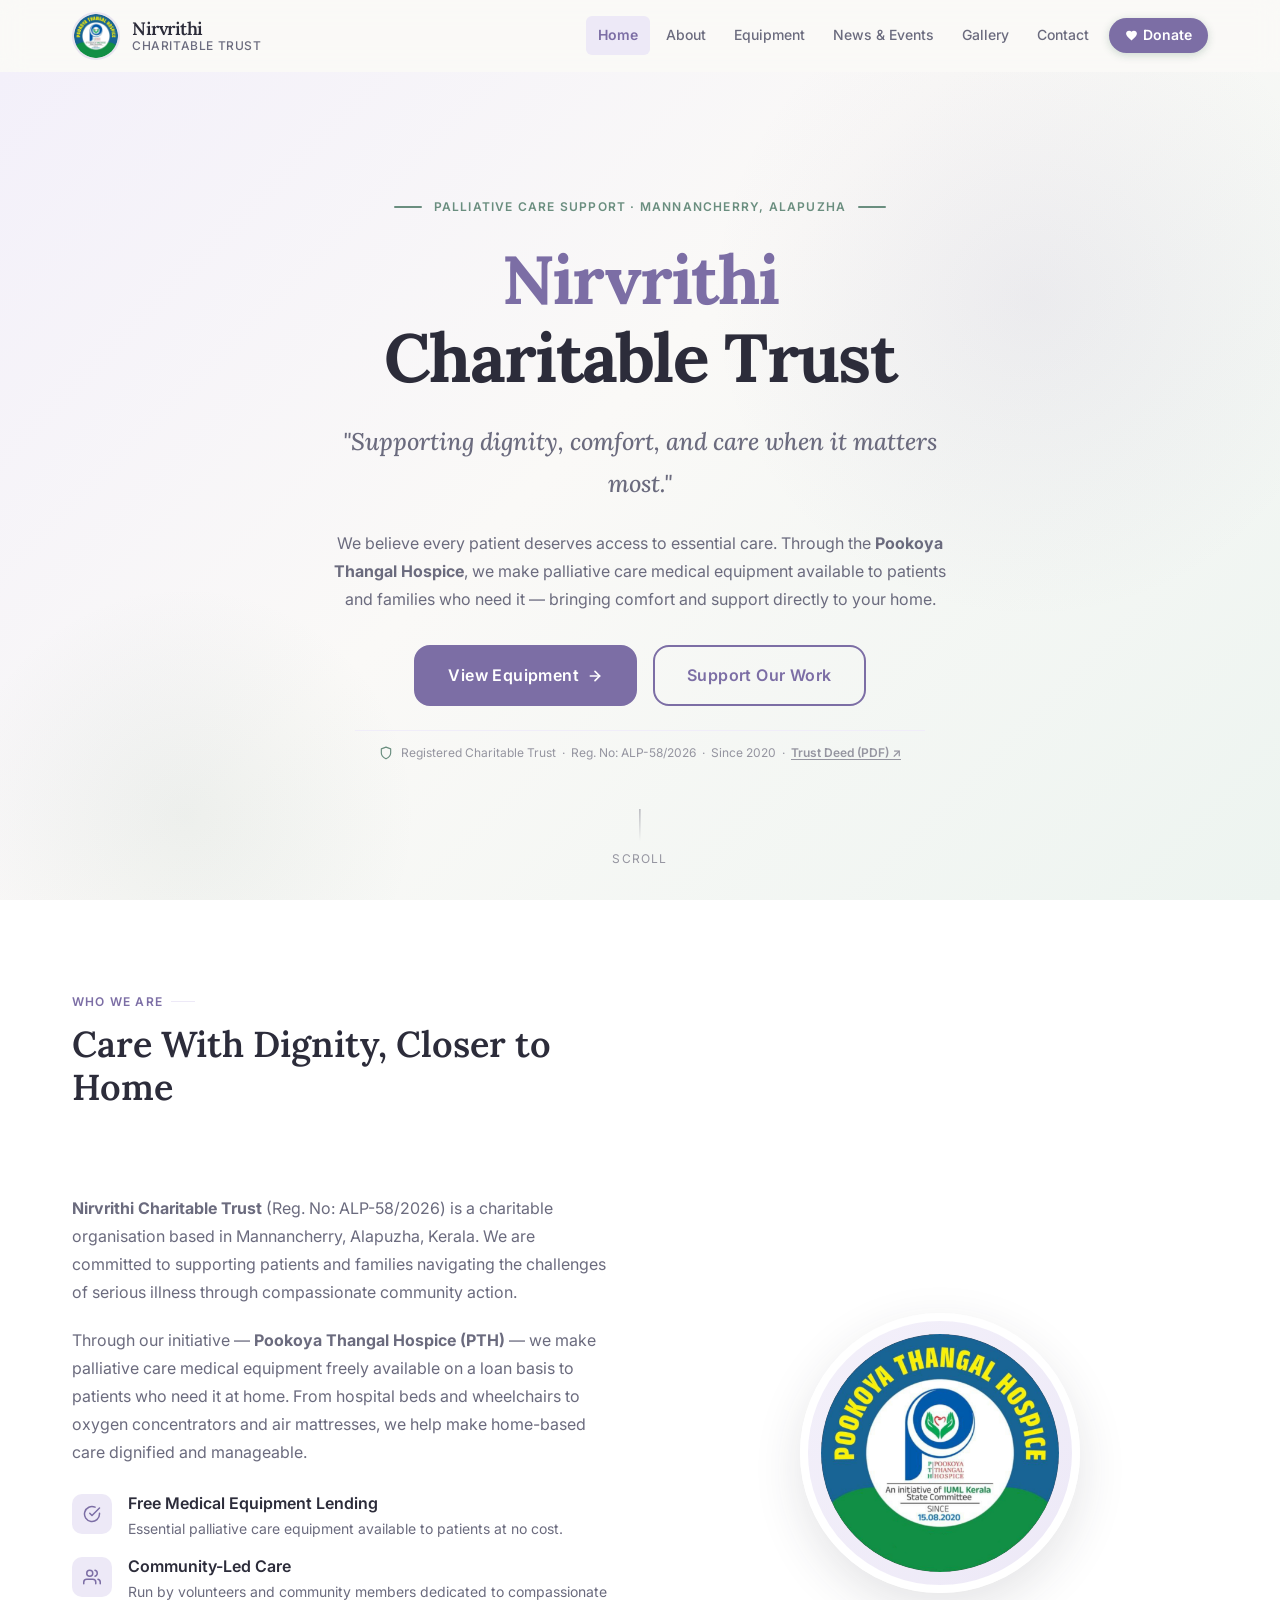
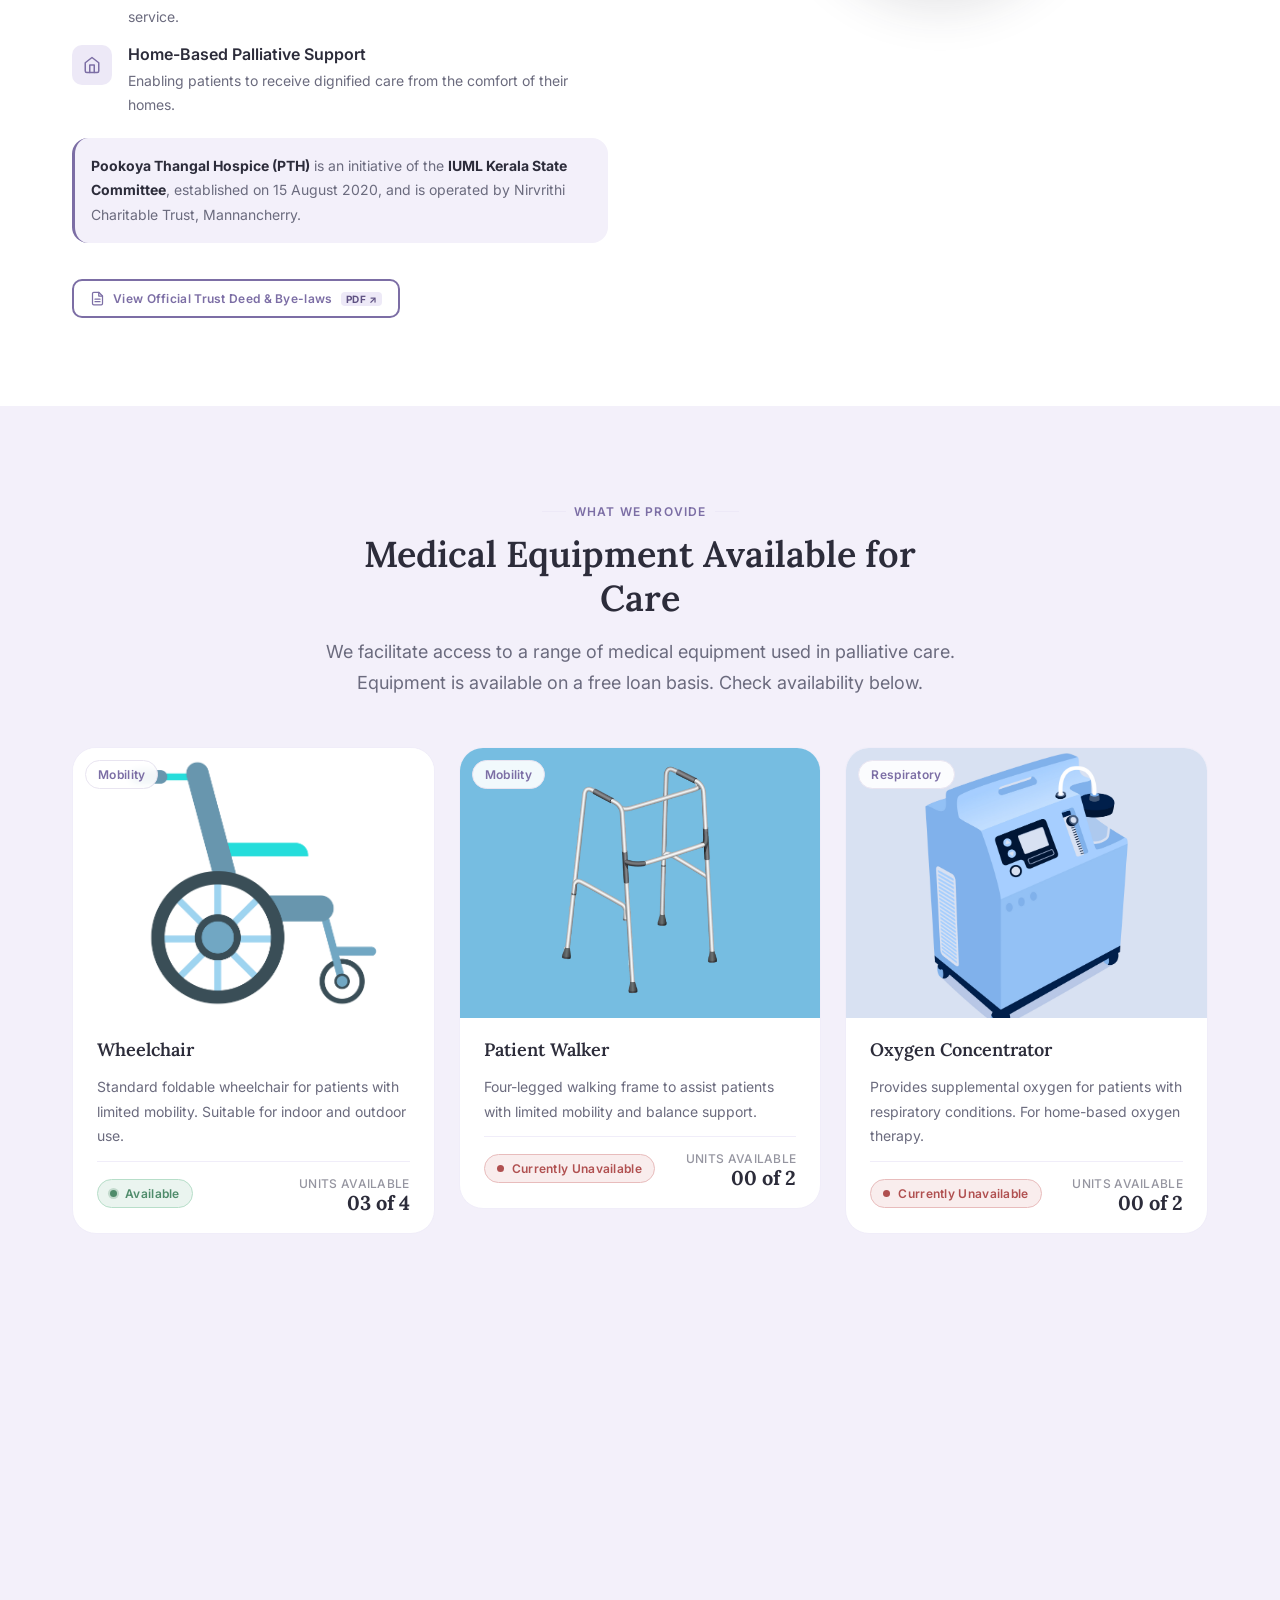
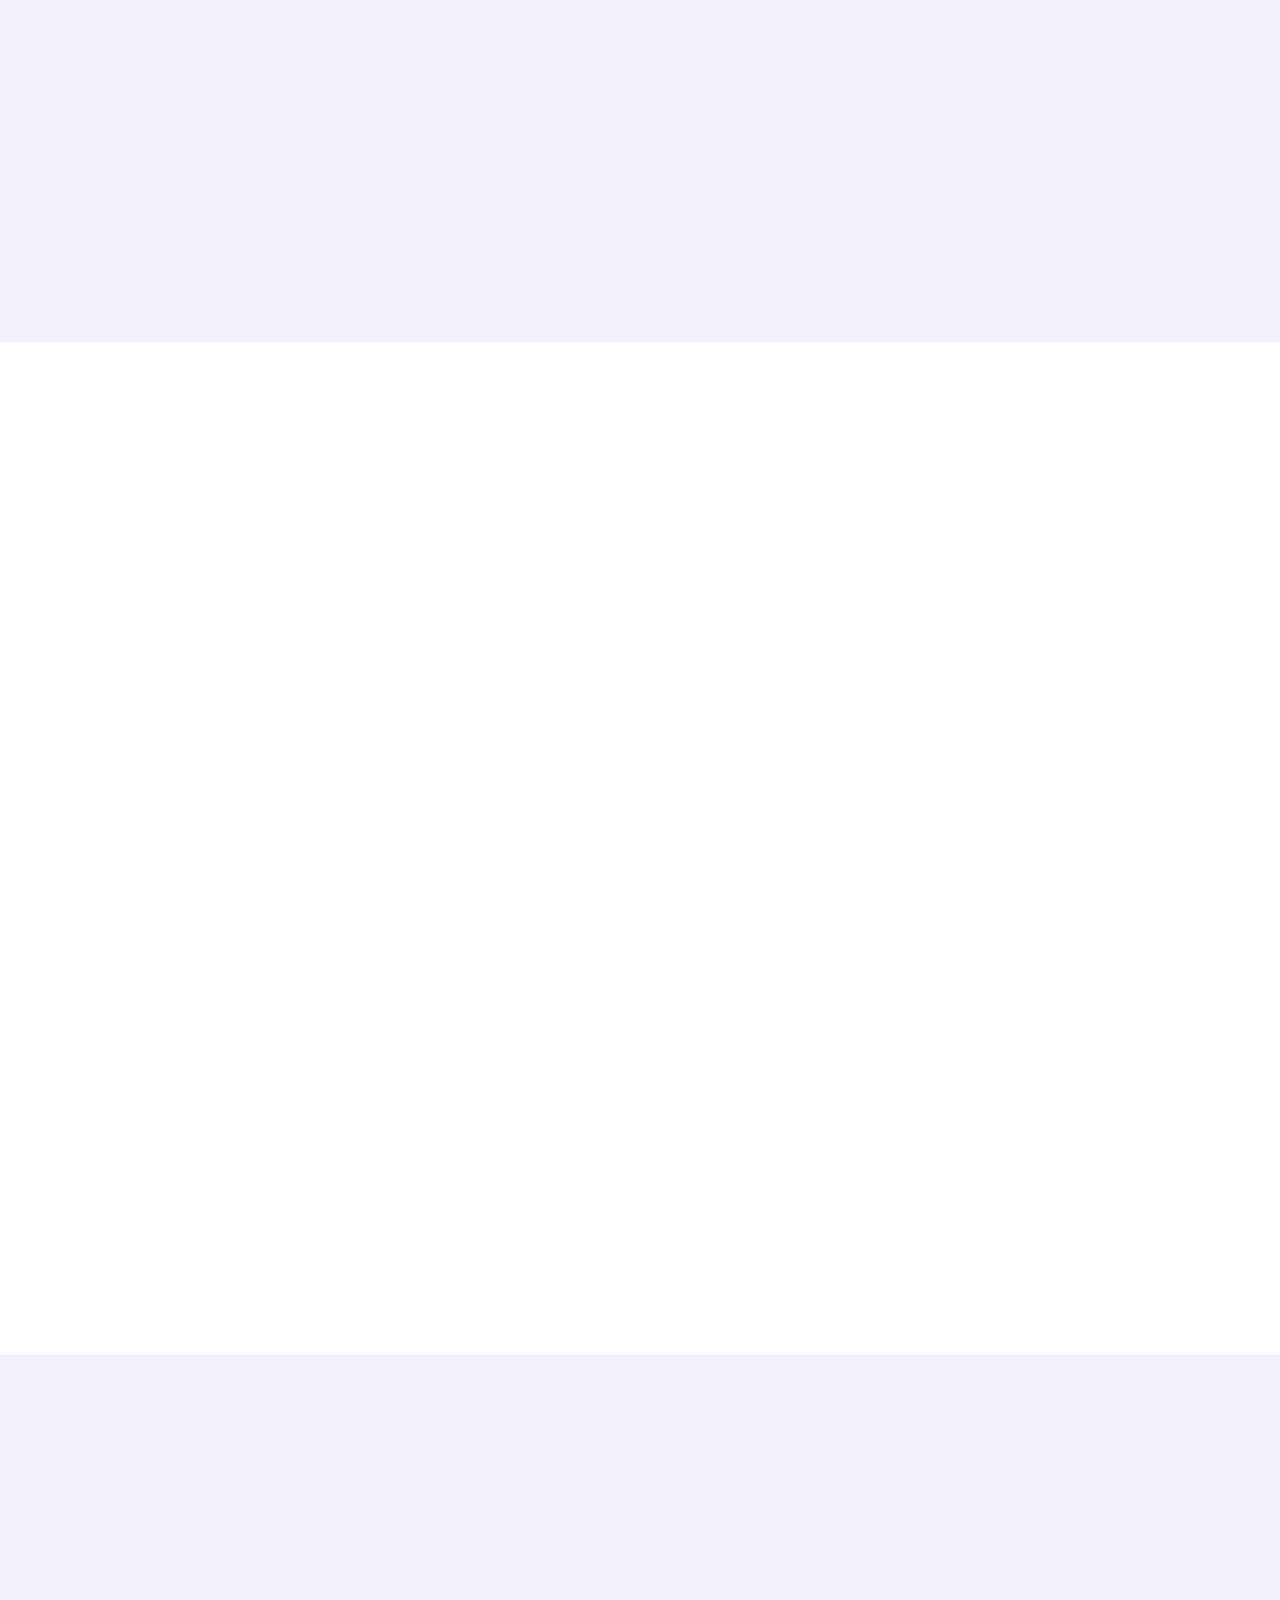
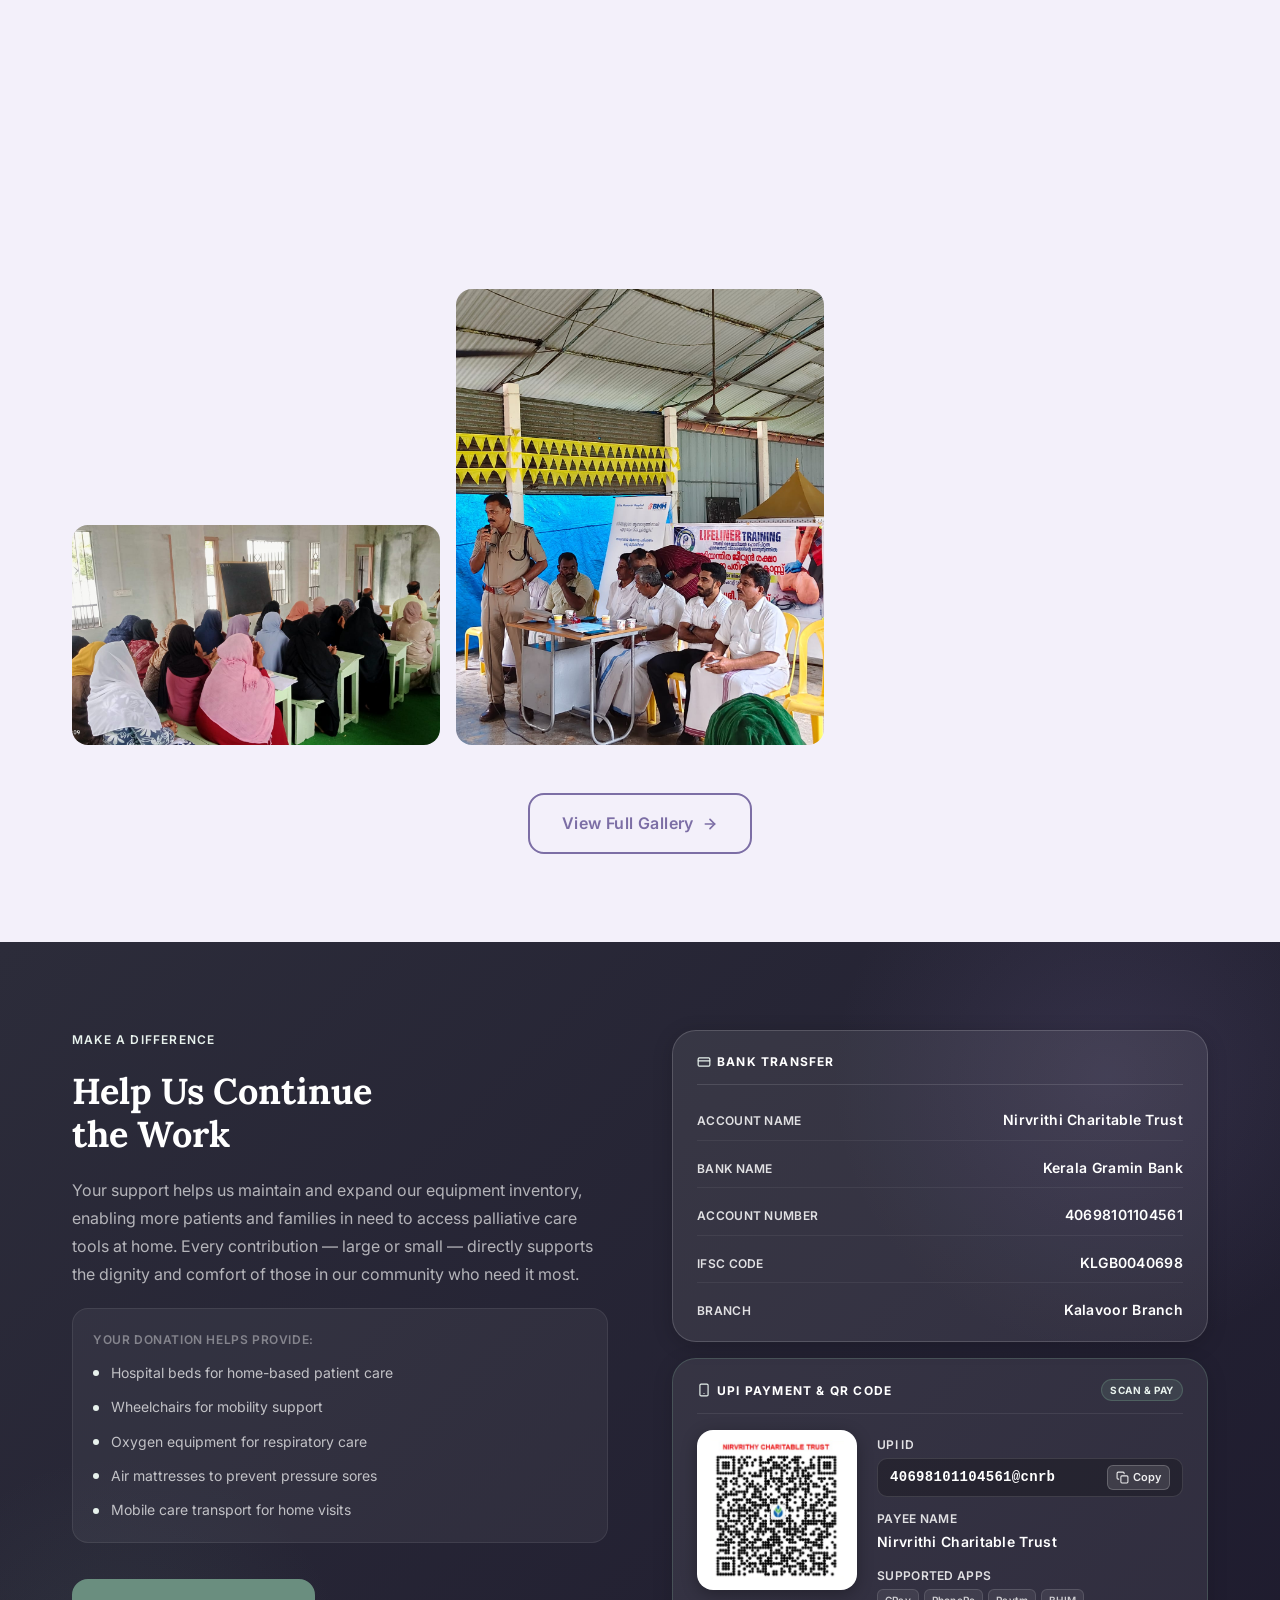
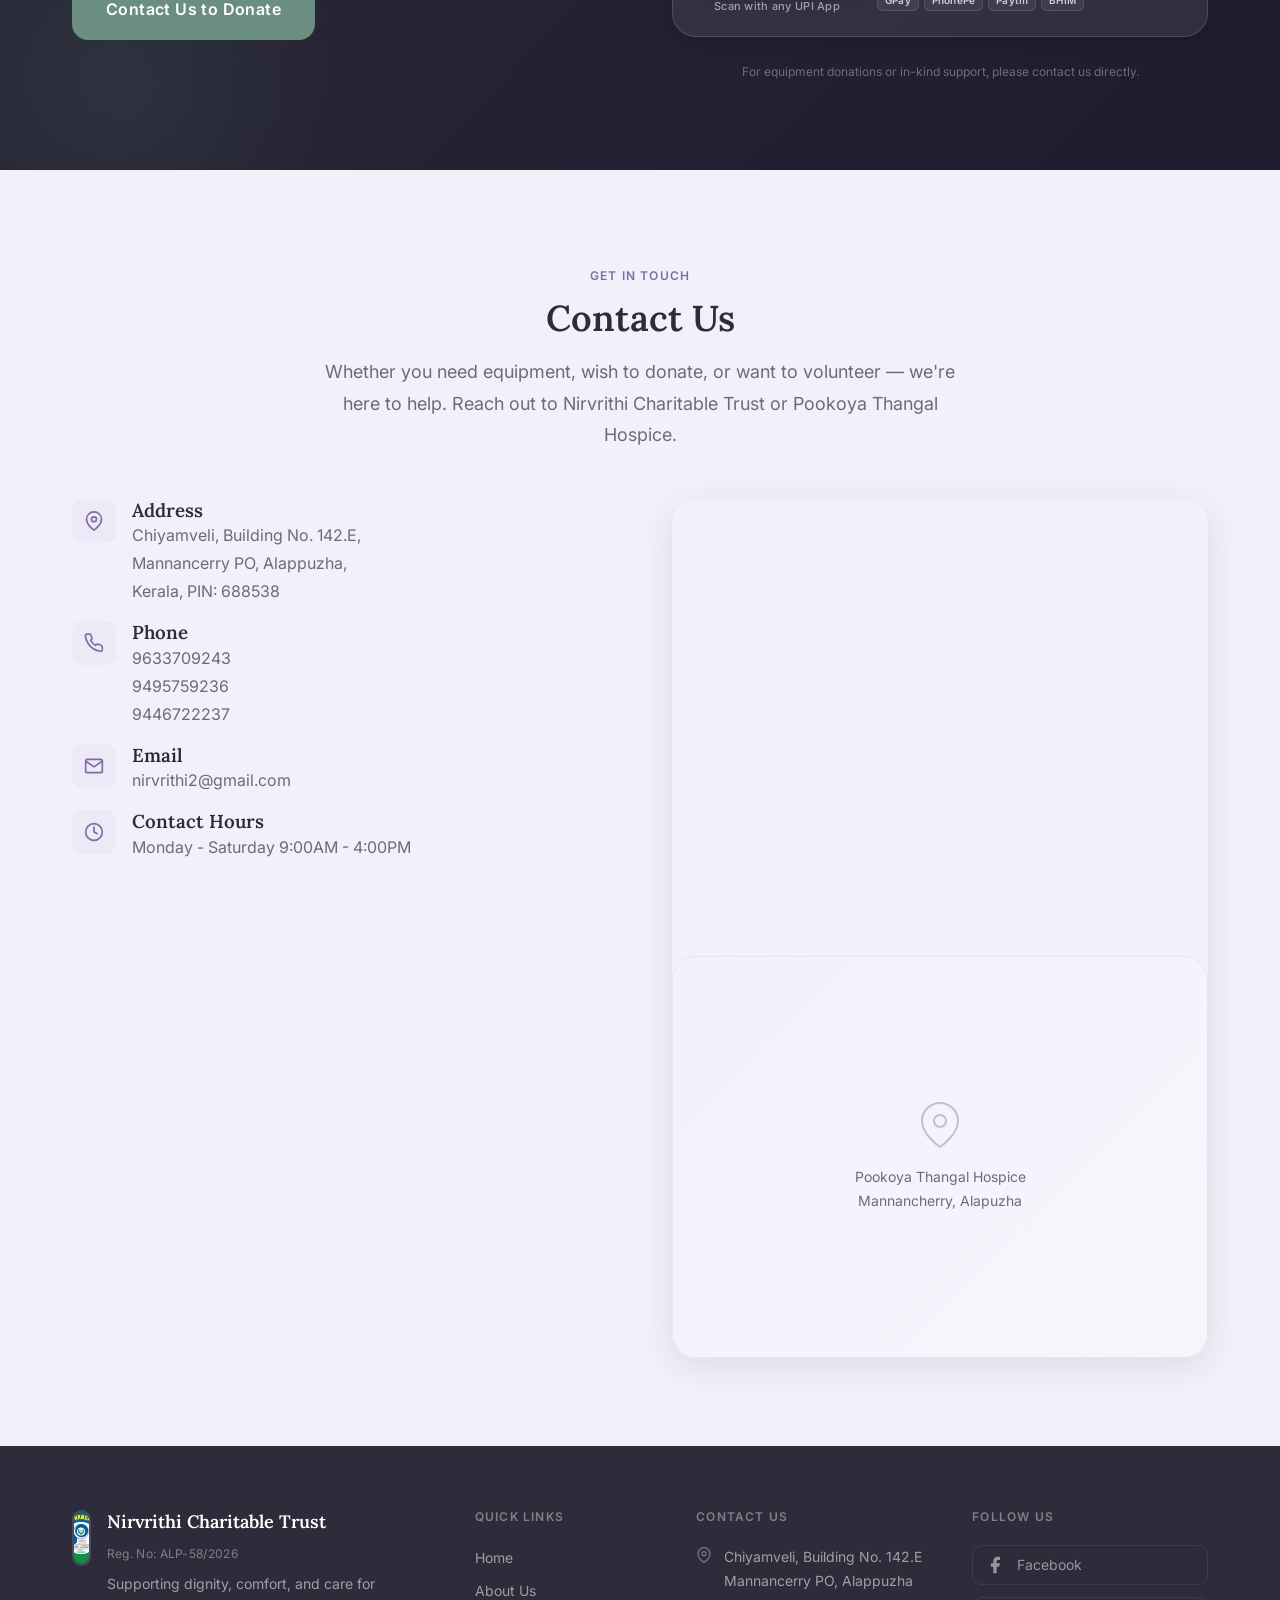
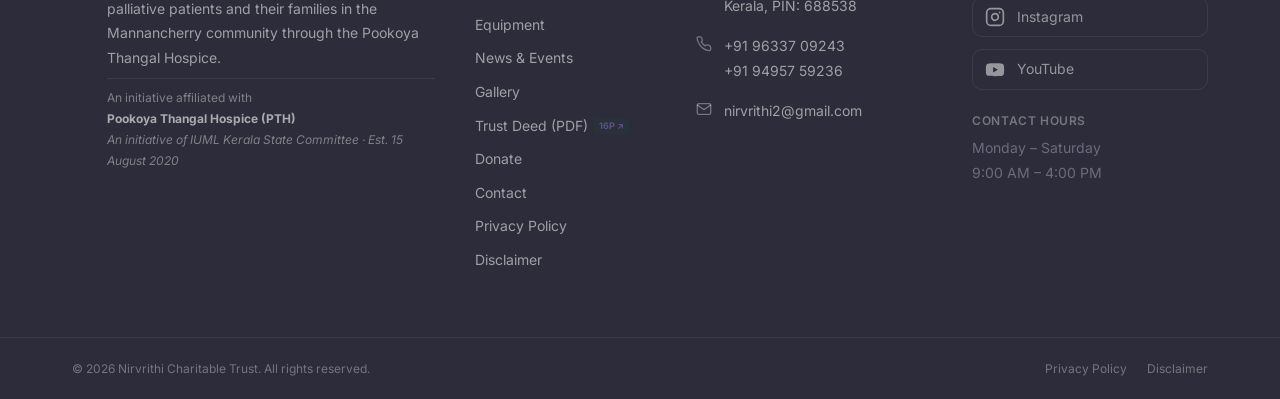
<file: index.html>
<!DOCTYPE html>
<html lang="en">

<head>
  <meta charset="UTF-8" />
  <meta name="viewport" content="width=device-width, initial-scale=1.0" />

  <!-- SEO -->
  <title>Nirvrithi Charitable Trust | Palliative Care &amp; Free Medical Equipment | Mannancherry, Alappuzha</title>
  <meta name="description"
    content="Nirvrithi Charitable Trust (Reg. No: ALP-58/2026) supports palliative care patients and families in Mannancherry, Alappuzha by providing free access to essential medical equipment through the Pookoya Thangal Hospice." />
  <meta name="keywords"
    content="Nirvrithi Charitable Trust, Pookoya Thangal Hospice, PTH Mannancherry, palliative care Alappuzha, free medical equipment lending Kerala, wheelchair loan Mannancherry, fowler bed, oxygen concentrator Alappuzha, oxygen cylinder hospice, air bed palliative care, home care support Kerala" />
  <meta name="author" content="Nirvrithi Charitable Trust" />
  <meta name="publisher" content="Nirvrithi Charitable Trust" />
  <meta name="robots" content="index, follow, max-image-preview:large, max-snippet:-1, max-video-preview:-1" />
  <meta name="googlebot" content="index, follow" />
  <link rel="canonical" href="https://nirvrithitrust.org/" />

  <!-- Geographic & Local SEO -->
  <meta name="geo.region" content="IN-KL" />
  <meta name="geo.placename" content="Mannancherry, Alappuzha, Kerala, India" />
  <meta name="geo.position" content="9.572588;76.339497" />
  <meta name="ICBM" content="9.572588, 76.339497" />

  <!-- Mobile & PWA Theme -->
  <meta name="theme-color" content="#1e563c" />
  <meta name="apple-mobile-web-app-title" content="Nirvrithi Trust" />
  <meta name="application-name" content="Nirvrithi Charitable Trust" />

  <!-- Open Graph / Facebook / WhatsApp -->
  <meta property="og:type" content="website" />
  <meta property="og:site_name" content="Nirvrithi Charitable Trust — Pookoya Thangal Hospice" />
  <meta property="og:title" content="Nirvrithi Charitable Trust | Palliative Care &amp; Free Medical Equipment" />
  <meta property="og:description"
    content="Supporting dignity, comfort, and care when it matters most. Free palliative care medical equipment lending for patients and families in Mannancherry, Alappuzha." />
  <meta property="og:url" content="https://nirvrithitrust.org/" />
  <meta property="og:image" content="https://nirvrithitrust.org/assets/images/logo.png" />
  <meta property="og:image:alt" content="Nirvrithi Charitable Trust and Pookoya Thangal Hospice Logo" />
  <meta property="og:image:width" content="512" />
  <meta property="og:image:height" content="512" />
  <meta property="og:locale" content="en_IN" />

  <!-- Twitter Cards -->
  <meta name="twitter:card" content="summary" />
  <meta name="twitter:title" content="Nirvrithi Charitable Trust | Palliative Care &amp; Free Medical Equipment" />
  <meta name="twitter:description"
    content="Supporting dignity, comfort, and care when it matters most. Free palliative care medical equipment lending in Mannancherry, Alappuzha." />
  <meta name="twitter:image" content="https://nirvrithitrust.org/assets/images/logo.png" />
  <meta name="twitter:image:alt" content="Nirvrithi Charitable Trust Logo" />

  <!-- Favicon -->
  <link rel="icon" type="image/png" href="assets/images/logo.png" />

  <!-- Schema.org JSON-LD Structured Data -->
  <script type="application/ld+json">
  {
    "@context": "https://schema.org",
    "@graph": [
      {
        "@type": "WebSite",
        "@id": "https://nirvrithitrust.org/#website",
        "url": "https://nirvrithitrust.org/",
        "name": "Nirvrithi Charitable Trust",
        "alternateName": [
          "Pookoya Thangal Hospice",
          "PTH Mannancherry",
          "Nirvrithi Trust"
        ],
        "description": "Official website of Nirvrithi Charitable Trust and Pookoya Thangal Hospice, providing palliative care and free medical equipment loans in Mannancherry, Alappuzha, Kerala.",
        "inLanguage": "en-IN",
        "publisher": {
          "@id": "https://nirvrithitrust.org/#organization"
        }
      },
      {
        "@type": ["NGO", "MedicalOrganization", "LocalBusiness"],
        "@id": "https://nirvrithitrust.org/#organization",
        "name": "Nirvrithi Charitable Trust",
        "alternateName": "Pookoya Thangal Hospice",
        "legalName": "Nirvrithi Charitable Trust",
        "foundingDate": "2020-08-15",
        "identifier": "ALP-58/2026",
        "taxID": "Reg. No: ALP-58/2026",
        "description": "Nirvrithi Charitable Trust is a registered non-profit organization operating Pookoya Thangal Hospice in Mannancherry, Alappuzha. We offer free palliative care support and free medical equipment loans including hospital beds, wheelchairs, oxygen concentrators, and air mattresses to patients in need.",
        "url": "https://nirvrithitrust.org/",
        "logo": "https://nirvrithitrust.org/assets/images/logo.png",
        "image": "https://nirvrithitrust.org/assets/images/logo.png",
        "telephone": [
          "+919633709243",
          "+919495759236",
          "+919446722237"
        ],
        "email": "nirvrithi2@gmail.com",
        "priceRange": "Free",
        "currenciesAccepted": "INR",
        "paymentAccepted": "Bank Transfer, UPI (Donations)",
        "address": {
          "@type": "PostalAddress",
          "streetAddress": "Chiyamveli, Building No. 142.E",
          "addressLocality": "Mannancherry",
          "addressRegion": "Kerala",
          "postalCode": "688538",
          "addressCountry": "IN"
        },
        "geo": {
          "@type": "GeoCoordinates",
          "latitude": 9.572588,
          "longitude": 76.339497
        },
        "openingHoursSpecification": [
          {
            "@type": "OpeningHoursSpecification",
            "dayOfWeek": [
              "Monday",
              "Tuesday",
              "Wednesday",
              "Thursday",
              "Friday",
              "Saturday"
            ],
            "opens": "09:00",
            "closes": "16:00"
          }
        ],
        "areaServed": [
          {
            "@type": "AdministrativeArea",
            "name": "Mannancherry"
          },
          {
            "@type": "AdministrativeArea",
            "name": "Alappuzha District"
          },
          {
            "@type": "AdministrativeArea",
            "name": "Kerala"
          }
        ],
        "knowsAbout": [
          "Palliative Care",
          "Home Healthcare",
          "Medical Equipment Lending",
          "Wheelchairs",
          "Hospital Beds",
          "Oxygen Cylinders & Concentrators",
          "Hospice Care"
        ]
      },
      {
        "@type": "BreadcrumbList",
        "@id": "https://nirvrithitrust.org/#breadcrumb",
        "itemListElement": [
          {
            "@type": "ListItem",
            "position": 1,
            "name": "Home",
            "item": "https://nirvrithitrust.org/"
          }
        ]
      }
    ]
  }
  </script>

  <!-- CSS -->
  <link rel="stylesheet" href="css/reset.css" />
  <link rel="stylesheet" href="css/tokens.css" />
  <link rel="stylesheet" href="css/components.css?v=2.6" />
  <link rel="stylesheet" href="css/pages.css?v=2.3" />
</head>

<body>

  <!-- ── Navbar ──────────────────────────────────────────── -->
  <div id="navbar-root"></div>

  <main>

    <!-- ════════════════════════════════════════════════════
       HERO SECTION
       ════════════════════════════════════════════════════ -->
    <section class="hero" id="home" aria-label="Hero — Nirvrithi Charitable Trust">
      <div class="hero__inner container">

        <!-- Center: Content -->
        <div class="hero__content">
          <div class="hero__eyebrow">
            <span class="hero__eyebrow-line"></span>
            Palliative Care Support · Mannancherry, Alapuzha
            <span class="hero__eyebrow-line"></span>
          </div>

          <h1 class="hero__title">
            <em>Nirvrithi</em><br>
            Charitable Trust
          </h1>

          <p class="hero__subtitle">
            "Supporting dignity, comfort, and care when it matters most."
          </p>

          <p class="hero__body">
            We believe every patient deserves access to essential care. Through the
            <strong>Pookoya Thangal Hospice</strong>, we make palliative care medical
            equipment available to patients and families who need it — bringing comfort
            and support directly to your home.
          </p>

          <div class="hero__actions">
            <a href="equipment.html" class="btn btn--primary btn--lg">
              View Equipment
              <svg width="16" height="16" viewBox="0 0 24 24" fill="none" stroke="currentColor" stroke-width="2.5"
                stroke-linecap="round" stroke-linejoin="round" aria-hidden="true">
                <line x1="5" y1="12" x2="19" y2="12" />
                <polyline points="12 5 19 12 12 19" />
              </svg>
            </a>
            <a href="#donate" class="btn btn--secondary btn--lg">
              Support Our Work
            </a>
          </div>

          <div class="hero__trust-note">
            <svg width="14" height="14" viewBox="0 0 24 24" fill="none" stroke="currentColor" stroke-width="2"
              stroke-linecap="round" stroke-linejoin="round" aria-hidden="true">
              <path d="M12 22s8-4 8-10V5l-8-3-8 3v7c0 6 8 10 8 10z" />
            </svg>
            <span>Registered Charitable Trust &nbsp;·&nbsp; Reg. No: ALP-58/2026 &nbsp;·&nbsp; Since 2020 &nbsp;·&nbsp; <a href="assets/Docs/NirvrithiCharitableTrust.pdf" target="_blank" rel="noopener noreferrer" style="color:inherit;text-decoration:underline;text-underline-offset:2px;font-weight:600;">Trust Deed (PDF) ↗</a></span>
          </div>
        </div>

      </div>

      <!-- Scroll indicator -->
      <div class="hero__scroll" aria-hidden="true">
        <div class="hero__scroll-line"></div>
        <span>Scroll</span>
      </div>
    </section>


    <!-- ════════════════════════════════════════════════════
       ABOUT / INTRO SECTION
       ════════════════════════════════════════════════════ -->
    <section class="about section section--white" id="about" aria-labelledby="about-heading">
      <div class="about__inner container">

        <!-- Left: Content -->
        <div class="about__content anim-fade-up">
          <div class="section-header section-header--left">
            <span class="section-header__eyebrow">Who We Are</span>
            <h2 class="section-header__title" id="about-heading">
              Care With Dignity, Closer to Home
            </h2>
          </div>

          <p class="about__text">
            <strong>Nirvrithi Charitable Trust</strong> (Reg. No: ALP-58/2026) is a charitable
            organisation based in Mannancherry, Alapuzha, Kerala. We are committed to supporting
            patients and families navigating the challenges of serious illness through compassionate
            community action.
          </p>

          <p class="about__text">
            Through our initiative — <strong>Pookoya Thangal Hospice (PTH)</strong> — we make
            palliative care medical equipment freely available on a loan basis to patients who need
            it at home. From hospital beds and wheelchairs to oxygen concentrators and air mattresses,
            we help make home-based care dignified and manageable.
          </p>

          <div class="about__features">
            <div class="about__feature">
              <div class="about__feature-icon" aria-hidden="true">
                <svg width="18" height="18" viewBox="0 0 24 24" fill="none" stroke="currentColor" stroke-width="2"
                  stroke-linecap="round" stroke-linejoin="round">
                  <path d="M22 11.08V12a10 10 0 1 1-5.93-9.14" />
                  <polyline points="22 4 12 14.01 9 11.01" />
                </svg>
              </div>
              <div class="about__feature-text">
                <h4>Free Medical Equipment Lending</h4>
                <p>Essential palliative care equipment available to patients at no cost.</p>
              </div>
            </div>
            <div class="about__feature">
              <div class="about__feature-icon" aria-hidden="true">
                <svg width="18" height="18" viewBox="0 0 24 24" fill="none" stroke="currentColor" stroke-width="2"
                  stroke-linecap="round" stroke-linejoin="round">
                  <path d="M17 21v-2a4 4 0 0 0-4-4H5a4 4 0 0 0-4 4v2" />
                  <circle cx="9" cy="7" r="4" />
                  <path d="M23 21v-2a4 4 0 0 0-3-3.87" />
                  <path d="M16 3.13a4 4 0 0 1 0 7.75" />
                </svg>
              </div>
              <div class="about__feature-text">
                <h4>Community-Led Care</h4>
                <p>Run by volunteers and community members dedicated to compassionate service.</p>
              </div>
            </div>
            <div class="about__feature">
              <div class="about__feature-icon" aria-hidden="true">
                <svg width="18" height="18" viewBox="0 0 24 24" fill="none" stroke="currentColor" stroke-width="2"
                  stroke-linecap="round" stroke-linejoin="round">
                  <path d="M3 9l9-7 9 7v11a2 2 0 0 1-2 2H5a2 2 0 0 1-2-2z" />
                  <polyline points="9 22 9 12 15 12 15 22" />
                </svg>
              </div>
              <div class="about__feature-text">
                <h4>Home-Based Palliative Support</h4>
                <p>Enabling patients to receive dignified care from the comfort of their homes.</p>
              </div>
            </div>
          </div>

          <div class="about__affiliation">
            <strong>Pookoya Thangal Hospice (PTH)</strong> is an initiative of the
            <strong>IUML Kerala State Committee</strong>, established on 15 August 2020,
            and is operated by Nirvrithi Charitable Trust, Mannancherry.
          </div>

          <div class="about__doc-cta" style="margin-top: var(--sp-4);">
            <a href="assets/Docs/NirvrithiCharitableTrust.pdf" target="_blank" rel="noopener noreferrer" class="btn btn--secondary btn--sm" style="display:inline-flex;align-items:center;gap:8px;">
              <svg width="15" height="15" viewBox="0 0 24 24" fill="none" stroke="currentColor" stroke-width="2" stroke-linecap="round" stroke-linejoin="round" aria-hidden="true">
                <path d="M14 2H6a2 2 0 0 0-2 2v16a2 2 0 0 0 2 2h12a2 2 0 0 0 2-2V8z"/>
                <polyline points="14 2 14 8 20 8"/>
                <line x1="16" y1="13" x2="8" y2="13"/>
                <line x1="16" y1="17" x2="8" y2="17"/>
              </svg>
              <span>View Official Trust Deed &amp; Bye-laws</span>
              <span class="nav__doc-badge" style="font-size:10px;">PDF ↗</span>
            </a>
          </div>
        </div>

        <!-- Right: Logo -->
        <div class="about__visual anim-fade-in delay-200">
          <div class="about__logo-frame">
            <img src="assets/images/logo.png"
              alt="Pookoya Thangal Hospice — an initiative of IUML Kerala State Committee, run by Nirvrithi Charitable Trust, since 15 August 2020"
              width="252" height="252" loading="lazy" />
          </div>
        </div>

      </div>
    </section>


    <!-- ════════════════════════════════════════════════════
       EQUIPMENT PREVIEW SECTION
       ════════════════════════════════════════════════════ -->
    <section class="equipment-preview section section--soft" id="equipment" aria-labelledby="equipment-heading">
      <div class="container">

        <div class="section-header anim-fade-up">
          <span class="section-header__eyebrow">What We Provide</span>
          <h2 class="section-header__title" id="equipment-heading">
            Medical Equipment Available for Care
          </h2>
          <p class="section-header__desc">
            We facilitate access to a range of medical equipment used in palliative care.
            Equipment is available on a free loan basis. Check availability below.
          </p>
        </div>

        <!-- Cards injected here by home.js -->
        <div class="cards-grid cards-grid--3" id="equipment-preview-grid" aria-live="polite">
          <!-- Equipment cards rendered by JS -->
        </div>

        <div class="view-all-row anim-fade-up delay-300">
          <a href="equipment.html" class="btn btn--secondary btn--lg">
            View All Equipment
            <svg width="16" height="16" viewBox="0 0 24 24" fill="none" stroke="currentColor" stroke-width="2.5"
              stroke-linecap="round" stroke-linejoin="round" aria-hidden="true">
              <line x1="5" y1="12" x2="19" y2="12" />
              <polyline points="12 5 19 12 12 19" />
            </svg>
          </a>
        </div>

      </div>
    </section>


    <!-- ════════════════════════════════════════════════════
       NEWS & EVENTS PREVIEW
       ════════════════════════════════════════════════════ -->
    <section class="news-preview section section--white" id="news" aria-labelledby="news-heading">
      <div class="container">

        <div class="section-header anim-fade-up">
          <span class="section-header__eyebrow">Updates</span>
          <h2 class="section-header__title" id="news-heading">News &amp; Events</h2>
          <p class="section-header__desc">
            Stay informed about our programmes, community activities, and announcements
            from Nirvrithi Charitable Trust and Pookoya Thangal Hospice.
          </p>
        </div>

        <!-- Cards injected here by home.js -->
        <div class="cards-grid cards-grid--3" id="news-preview-grid" aria-live="polite">
          <!-- News cards rendered by JS -->
        </div>

        <div class="view-all-row anim-fade-up delay-300">
          <a href="news.html" class="btn btn--secondary btn--lg">
            View All News &amp; Events
            <svg width="16" height="16" viewBox="0 0 24 24" fill="none" stroke="currentColor" stroke-width="2.5"
              stroke-linecap="round" stroke-linejoin="round" aria-hidden="true">
              <line x1="5" y1="12" x2="19" y2="12" />
              <polyline points="12 5 19 12 12 19" />
            </svg>
          </a>
        </div>

      </div>
    </section>


    <!-- ════════════════════════════════════════════════════
       GALLERY PREVIEW SECTION
       ════════════════════════════════════════════════════ -->
    <section class="gallery-preview section section--soft" id="gallery" aria-labelledby="gallery-heading">
      <div class="container">

        <div class="section-header anim-fade-up">
          <span class="section-header__eyebrow">Our Work in Pictures</span>
          <h2 class="section-header__title" id="gallery-heading">Gallery</h2>
          <p class="section-header__desc">
            A glimpse into the work of our community — events, equipment donations,
            awareness programmes, and moments of care.
          </p>
        </div>

        <!-- Gallery grid injected here by home.js -->
        <div class="gallery-grid" id="gallery-preview-grid" aria-label="Gallery preview">
          <!-- Gallery items rendered by JS -->
        </div>

        <div class="view-all-row anim-fade-up delay-300">
          <a href="gallery.html" class="btn btn--secondary btn--lg">
            View Full Gallery
            <svg width="16" height="16" viewBox="0 0 24 24" fill="none" stroke="currentColor" stroke-width="2.5"
              stroke-linecap="round" stroke-linejoin="round" aria-hidden="true">
              <line x1="5" y1="12" x2="19" y2="12" />
              <polyline points="12 5 19 12 12 19" />
            </svg>
          </a>
        </div>

      </div>
    </section>


    <!-- ════════════════════════════════════════════════════
       DONATION SECTION
       ════════════════════════════════════════════════════ -->
    <section class="donation section" id="donate" aria-labelledby="donate-heading">
      <div class="donation__inner container">

        <!-- Left: Content -->
        <div class="donation__content anim-fade-up">
          <span class="donation__eyebrow">Make a Difference</span>
          <h2 class="donation__title" id="donate-heading">
            Help Us Continue<br>the Work
          </h2>
          <p class="donation__desc">
            Your support helps us maintain and expand our equipment inventory, enabling
            more patients and families in need to access palliative care tools at home.
            Every contribution — large or small — directly supports the dignity and
            comfort of those in our community who need it most.
          </p>

          <div class="donation__impact">
            <p class="donation__impact-title">Your donation helps provide:</p>
            <div class="donation__impact-item">Hospital beds for home-based patient care</div>
            <div class="donation__impact-item">Wheelchairs for mobility support</div>
            <div class="donation__impact-item">Oxygen equipment for respiratory care</div>
            <div class="donation__impact-item">Air mattresses to prevent pressure sores</div>
            <div class="donation__impact-item">Mobile care transport for home visits</div>
          </div>

          <div class="donation__cta">
            <a href="#contact" class="btn btn--sage btn--lg">
              Contact Us to Donate
            </a>
          </div>
        </div>

        <!-- Right: Donation Details -->
        <div class="donation__details anim-fade-up delay-200">

          <!-- Bank Details -->
          <div class="donation-box">
            <p class="donation-box__label">
              <svg width="14" height="14" viewBox="0 0 24 24" fill="none" stroke="currentColor" stroke-width="2"
                stroke-linecap="round" stroke-linejoin="round"
                style="display:inline;vertical-align:middle;margin-right:6px;" aria-hidden="true">
                <rect x="2" y="5" width="20" height="14" rx="2" />
                <line x1="2" y1="10" x2="22" y2="10" />
              </svg>
              Bank Transfer
            </p>
            <div class="donation-box__rows">
              <div class="donation-box__row">
                <span class="donation-box__field">Account Name</span>
                <span class="donation-box__value">Nirvrithi Charitable Trust</span>
              </div>
              <div class="donation-box__row">
                <span class="donation-box__field">Bank Name</span>
                <span class="donation-box__value">Kerala Gramin Bank</span>
              </div>
              <div class="donation-box__row">
                <span class="donation-box__field">Account Number</span>
                <span class="donation-box__value">40698101104561</span>
              </div>
              <div class="donation-box__row">
                <span class="donation-box__field">IFSC Code</span>
                <span class="donation-box__value">KLGB0040698</span>
              </div>
              <div class="donation-box__row">
                <span class="donation-box__field">Branch</span>
                <span class="donation-box__value">Kalavoor Branch</span>
              </div>
            </div>
          </div>

          <!-- UPI Details & QR Code -->
          <div class="donation-box donation-box--upi">
            <div class="donation-box__header-row">
              <p class="donation-box__label">
                <svg width="14" height="14" viewBox="0 0 24 24" fill="none" stroke="currentColor" stroke-width="2"
                  stroke-linecap="round" stroke-linejoin="round"
                  style="display:inline;vertical-align:middle;margin-right:6px;" aria-hidden="true">
                  <rect x="5" y="2" width="14" height="20" rx="2" ry="2" />
                  <line x1="12" y1="18" x2="12.01" y2="18" />
                </svg>
                UPI Payment &amp; QR Code
              </p>
              <span class="donation-box__pill">Scan &amp; Pay</span>
            </div>

            <div class="donation-box__upi-layout">
              <!-- QR Code Container -->
              <div class="donation-box__qr-frame">
                <a href="assets/images/UPIQR.png" target="_blank" rel="noopener noreferrer" class="donation-box__qr-bg" title="Click to view QR code in full size">
                  <img src="assets/images/UPIQR.png" alt="UPI QR Code - Nirvrithi Charitable Trust" class="donation-box__qr-img" width="140" height="140" loading="lazy" />
                </a>
                <span class="donation-box__qr-caption">Scan with any UPI App</span>
              </div>

              <!-- UPI Info -->
              <div class="donation-box__upi-content">
                <div class="donation-box__upi-item">
                  <span class="donation-box__field">UPI ID</span>
                  <div class="donation-box__upi-id-wrap">
                    <span class="donation-box__value donation-box__upi-text" id="upi-id-value">40698101104561@cnrb</span>
                    <button type="button" class="donation-box__copy-btn" id="copy-upi-btn" title="Copy UPI ID" aria-label="Copy UPI ID">
                      <svg width="13" height="13" viewBox="0 0 24 24" fill="none" stroke="currentColor" stroke-width="2" stroke-linecap="round" stroke-linejoin="round" aria-hidden="true"><rect x="9" y="9" width="13" height="13" rx="2" ry="2"></rect><path d="M5 15H4a2 2 0 0 1-2-2V4a2 2 0 0 1 2-2h9a2 2 0 0 1 2 2v1"></path></svg>
                      <span class="copy-text">Copy</span>
                    </button>
                  </div>
                </div>

                <div class="donation-box__upi-item">
                  <span class="donation-box__field">Payee Name</span>
                  <span class="donation-box__value" style="text-align:left;">Nirvrithi Charitable Trust</span>
                </div>

                <div class="donation-box__apps-row">
                  <span class="donation-box__field" style="display:block;margin-bottom:4px;">Supported Apps</span>
                  <div class="donation-box__app-badges">
                    <span class="upi-app-badge">GPay</span>
                    <span class="upi-app-badge">PhonePe</span>
                    <span class="upi-app-badge">Paytm</span>
                    <span class="upi-app-badge">BHIM</span>
                  </div>
                </div>

                <a href="upi://pay?pa=40698101104561@cnrb&pn=Nirvrithi%20Charitable%20Trust&cu=INR" class="btn btn--sage btn--sm donation-box__mobile-upi-btn">
                  <svg width="14" height="14" viewBox="0 0 24 24" fill="none" stroke="currentColor" stroke-width="2" stroke-linecap="round" stroke-linejoin="round" aria-hidden="true"><path d="M18 13v6a2 2 0 0 1-2 2H5a2 2 0 0 1-2-2V8a2 2 0 0 1 2-2h6"></path><polyline points="15 3 21 3 21 9"></polyline><line x1="10" y1="14" x2="21" y2="3"></line></svg>
                  Pay via UPI App
                </a>
              </div>
            </div>
          </div>

          <p style="font-size:var(--text-xs);color:rgba(255,255,255,0.35);text-align:center;margin-top:var(--sp-2);">
            For equipment donations or in-kind support, please contact us directly.
          </p>

        </div>
      </div>
    </section>


    <!-- ════════════════════════════════════════════════════
       CONTACT SECTION
       ════════════════════════════════════════════════════ -->
    <section class="contact section section--soft" id="contact" aria-labelledby="contact-heading">
      <div class="container">

        <div class="section-header anim-fade-up">
          <span class="section-header__eyebrow">Get in Touch</span>
          <h2 class="section-header__title" id="contact-heading">Contact Us</h2>
          <p class="section-header__desc">
            Whether you need equipment, wish to donate, or want to volunteer — we're
            here to help. Reach out to Nirvrithi Charitable Trust or
            Pookoya Thangal Hospice.
          </p>
        </div>

        <div class="contact__inner">

          <!-- Contact Info -->
          <div class="contact__info anim-fade-up">
            <div class="contact__items">

              <div class="contact__item">
                <div class="contact__item-icon" aria-hidden="true">
                  <svg width="20" height="20" viewBox="0 0 24 24" fill="none" stroke="currentColor" stroke-width="2"
                    stroke-linecap="round" stroke-linejoin="round">
                    <path d="M21 10c0 7-9 13-9 13s-9-6-9-13a9 9 0 0 1 18 0z" />
                    <circle cx="12" cy="10" r="3" />
                  </svg>
                </div>
                <div class="contact__item-content">
                  <h3>Address</h3>
                  <p>
                    Chiyamveli,
                    Building No. 142.E, <br>
                    Mannancerry PO, Alappuzha, <br>
                    Kerala, PIN: 688538
                    <!-- PLACEHOLDER: Add full postal address and PIN code -->
                  </p>
                </div>
              </div>

              <div class="contact__item">
                <div class="contact__item-icon" aria-hidden="true">
                  <svg width="20" height="20" viewBox="0 0 24 24" fill="none" stroke="currentColor" stroke-width="2"
                    stroke-linecap="round" stroke-linejoin="round">
                    <path
                      d="M22 16.92v3a2 2 0 0 1-2.18 2 19.79 19.79 0 0 1-8.63-3.07A19.5 19.5 0 0 1 4.69 12 19.79 19.79 0 0 1 1.61 3.43 2 2 0 0 1 3.6 1.27h3a2 2 0 0 1 2 1.72c.127.96.361 1.903.7 2.81a2 2 0 0 1-.45 2.11L7.91 8.91a16 16 0 0 0 5.86 5.86l.91-.92a2 2 0 0 1 2.11-.45c.907.339 1.85.573 2.81.7A2 2 0 0 1 21.27 16z" />
                  </svg>
                </div>
                <div class="contact__item-content">
                  <h3>Phone</h3>
                  <!-- PLACEHOLDER: Replace with actual phone number -->
                  <a href="tel:+919633709243">9633709243</a><br>
                  <a href="tel:+919495759236">9495759236</a><br>
                  <a href="tel:+919446722237">9446722237</a>
                </div>
              </div>

              <div class="contact__item">
                <div class="contact__item-icon" aria-hidden="true">
                  <svg width="20" height="20" viewBox="0 0 24 24" fill="none" stroke="currentColor" stroke-width="2"
                    stroke-linecap="round" stroke-linejoin="round">
                    <path d="M4 4h16c1.1 0 2 .9 2 2v12c0 1.1-.9 2-2 2H4c-1.1 0-2-.9-2-2V6c0-1.1.9-2 2-2z" />
                    <polyline points="22,6 12,13 2,6" />
                  </svg>
                </div>
                <div class="contact__item-content">
                  <h3>Email</h3>
                  <a href="mailto:nirvrithi2@gmail.com">nirvrithi2@gmail.com</a>
                </div>
              </div>

              <div class="contact__item">
                <div class="contact__item-icon" aria-hidden="true">
                  <svg width="20" height="20" viewBox="0 0 24 24" fill="none" stroke="currentColor" stroke-width="2"
                    stroke-linecap="round" stroke-linejoin="round">
                    <circle cx="12" cy="12" r="10" />
                    <polyline points="12 6 12 12 16 14" />
                  </svg>
                </div>
                <div class="contact__item-content">
                  <h3>Contact Hours</h3>
                  <!-- PLACEHOLDER: Replace with actual contact hours -->
                  <p>Monday - Saturday 9:00AM - 4:00PM </p>
                </div>
              </div>

            </div>
          </div>

          <!-- Map -->
          <div class="contact__map anim-fade-in delay-200">
            <iframe
              src="https://www.google.com/maps/embed?pb=!1m17!1m12!1m3!1d3934.262934971976!2d76.33949677502562!3d9.572588290512067!2m3!1f0!2f0!3f0!3m2!1i1024!2i768!4f13.1!3m2!1m1!2zOcKwMzQnMjEuMyJOIDc2wrAyMCczMS41IkU!5e0!3m2!1sen!2sin!4v1790093709885!5m2!1sen!2sin"
              width="600" height="450" style="border:0;" allowfullscreen="" loading="lazy"
              referrerpolicy="strict-origin-when-cross-origin"></iframe>
            <div class="contact__map-placeholder" aria-label="Map of Pookoya Thangal Hospice location">
              <svg width="48" height="48" viewBox="0 0 24 24" fill="none" stroke="currentColor" stroke-width="1"
                stroke-linecap="round" stroke-linejoin="round" aria-hidden="true">
                <path d="M21 10c0 7-9 13-9 13s-9-6-9-13a9 9 0 0 1 18 0z" />
                <circle cx="12" cy="10" r="3" />
              </svg>
              <p>
                Pookoya Thangal Hospice<br>Mannancherry, Alapuzha
              </p>
            </div>
          </div>

        </div>
      </div>
    </section>

  </main>

  <!-- ── Footer ──────────────────────────────────────────── -->
  <div id="footer-root"></div>

  <!-- ── Scripts ─────────────────────────────────────────── -->
  <!-- Data -->
  <script src="js/data/equipment.js?v=2.6"></script>
  <script src="js/data/news.js?v=2.3"></script>
  <script src="js/data/gallery.js?v=2.3"></script>
  <!-- Utilities -->
  <script src="js/utils/animations.js"></script>
  <!-- Components -->
  <script src="js/components/navbar.js?v=2.1"></script>
  <script src="js/components/footer.js?v=2.1"></script>
  <script src="js/components/equipment-card.js?v=2.4"></script>
  <script src="js/components/news-card.js?v=2.6"></script>
  <script src="js/components/gallery-grid.js?v=2.6"></script>
  <!-- Pages -->
  <script src="js/pages/home.js?v=2.2"></script>

</body>

</html>
</file>
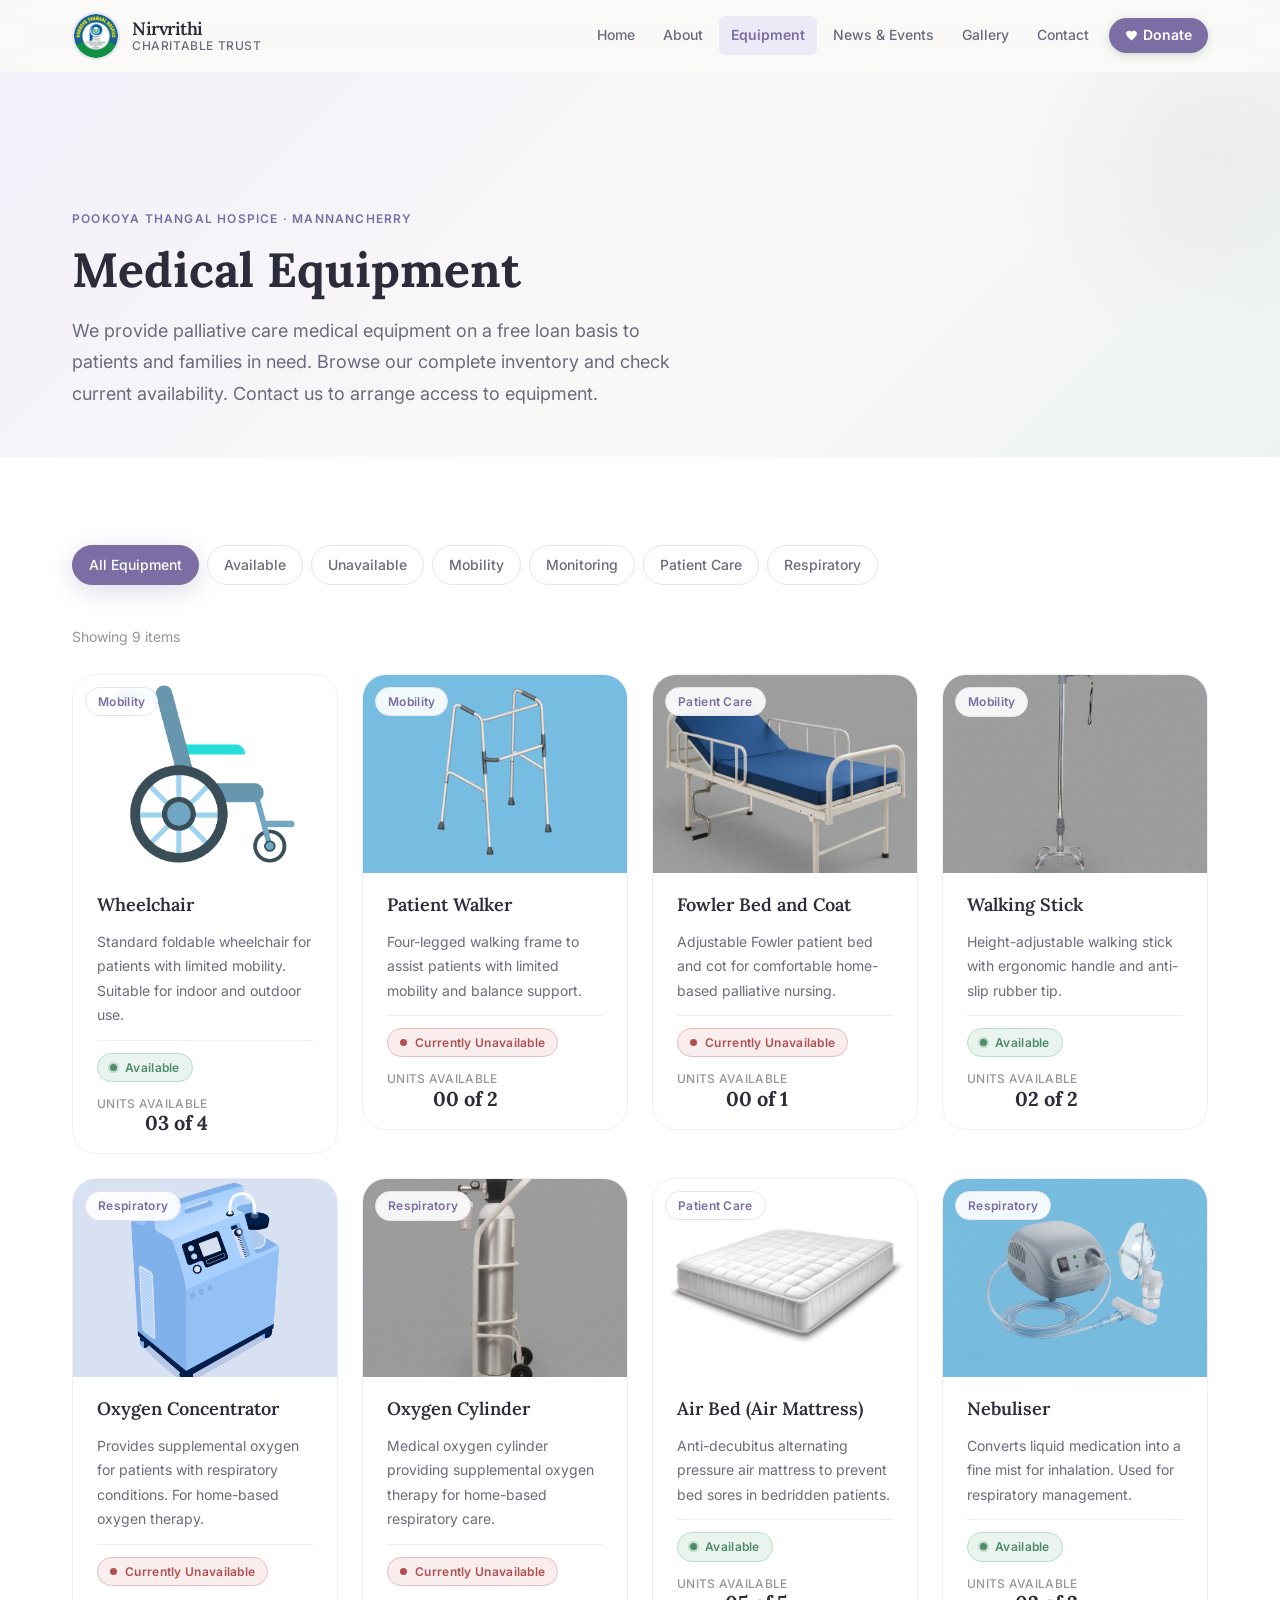
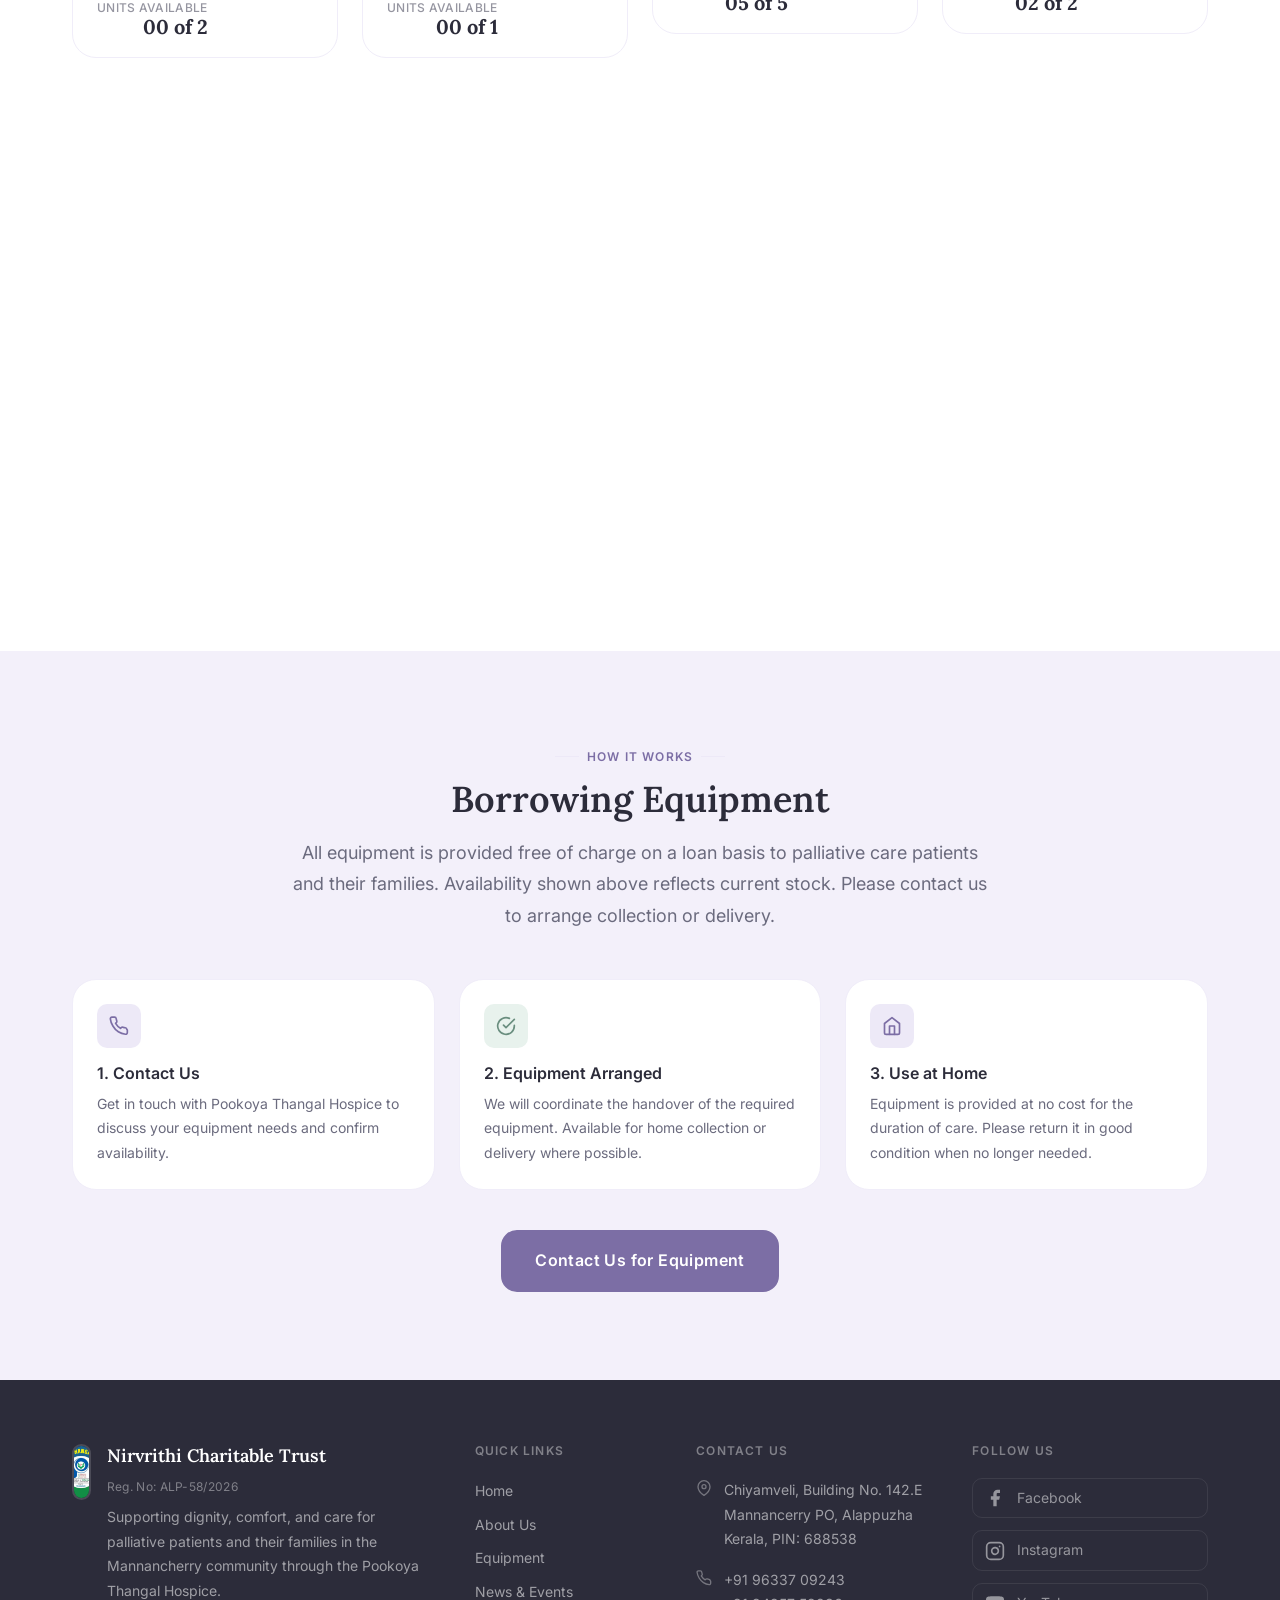
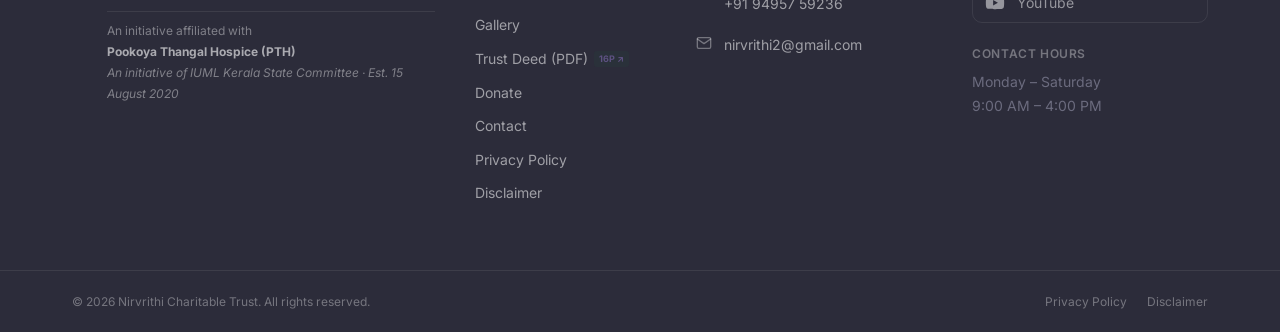
<file: equipment.html>
<!DOCTYPE html>
<html lang="en">
<head>
  <meta charset="UTF-8" />
  <meta name="viewport" content="width=device-width, initial-scale=1.0" />

  <!-- SEO -->
  <title>Free Palliative Medical Equipment Lending | Nirvrithi Charitable Trust — Pookoya Thangal Hospice</title>
  <meta name="description" content="Free medical equipment lending for palliative care patients in Mannancherry, Alappuzha. Check live availability of wheelchairs, fowler hospital beds, oxygen concentrators, cylinders, air beds, and walkers." />
  <meta name="keywords" content="palliative care medical equipment, free wheelchair loan Mannancherry, fowler bed Alappuzha, oxygen concentrator hospice, oxygen cylinder Kerala, air bed for bedridden patients, nebuliser, BP monitor, Nirvrithi Charitable Trust, Pookoya Thangal Hospice" />
  <meta name="author" content="Nirvrithi Charitable Trust" />
  <meta name="publisher" content="Nirvrithi Charitable Trust" />
  <meta name="robots" content="index, follow, max-image-preview:large, max-snippet:-1, max-video-preview:-1" />
  <meta name="googlebot" content="index, follow" />
  <link rel="canonical" href="https://nirvrithitrust.org/equipment.html" />

  <!-- Geographic & Local SEO -->
  <meta name="geo.region" content="IN-KL" />
  <meta name="geo.placename" content="Mannancherry, Alappuzha, Kerala, India" />
  <meta name="geo.position" content="9.572588;76.339497" />
  <meta name="ICBM" content="9.572588, 76.339497" />

  <!-- Mobile & PWA Theme -->
  <meta name="theme-color" content="#1e563c" />
  <meta name="apple-mobile-web-app-title" content="Nirvrithi Trust" />

  <!-- Open Graph -->
  <meta property="og:type" content="website" />
  <meta property="og:site_name" content="Nirvrithi Charitable Trust — Pookoya Thangal Hospice" />
  <meta property="og:title" content="Free Palliative Medical Equipment Lending | Nirvrithi Charitable Trust" />
  <meta property="og:description" content="Check real-time availability of free palliative care equipment (wheelchairs, fowler beds, oxygen concentrators, air beds) in Mannancherry, Alappuzha." />
  <meta property="og:url" content="https://nirvrithitrust.org/equipment.html" />
  <meta property="og:image" content="https://nirvrithitrust.org/assets/images/logo.png" />
  <meta property="og:image:alt" content="Nirvrithi Charitable Trust - Pookoya Thangal Hospice Medical Equipment" />
  <meta property="og:image:width" content="512" />
  <meta property="og:image:height" content="512" />
  <meta property="og:locale" content="en_IN" />

  <!-- Twitter Cards -->
  <meta name="twitter:card" content="summary" />
  <meta name="twitter:title" content="Free Palliative Medical Equipment Lending | Nirvrithi Charitable Trust" />
  <meta name="twitter:description" content="Live availability of free palliative medical equipment: wheelchairs, hospital beds, oxygen concentrators, and air beds in Mannancherry, Alappuzha." />
  <meta name="twitter:image" content="https://nirvrithitrust.org/assets/images/logo.png" />

  <!-- Favicon -->
  <link rel="icon" type="image/png" href="assets/images/logo.png" />

  <!-- Schema.org JSON-LD Structured Data -->
  <script type="application/ld+json">
  {
    "@context": "https://schema.org",
    "@graph": [
      {
        "@type": "BreadcrumbList",
        "@id": "https://nirvrithitrust.org/equipment.html#breadcrumb",
        "itemListElement": [
          {
            "@type": "ListItem",
            "position": 1,
            "name": "Home",
            "item": "https://nirvrithitrust.org/"
          },
          {
            "@type": "ListItem",
            "position": 2,
            "name": "Medical Equipment",
            "item": "https://nirvrithitrust.org/equipment.html"
          }
        ]
      },
      {
        "@type": "CollectionPage",
        "@id": "https://nirvrithitrust.org/equipment.html#webpage",
        "url": "https://nirvrithitrust.org/equipment.html",
        "name": "Free Palliative Medical Equipment Lending — Nirvrithi Charitable Trust",
        "description": "Directory of free palliative care medical equipment available on a loan basis from Pookoya Thangal Hospice in Mannancherry, Alappuzha.",
        "isPartOf": {
          "@type": "WebSite",
          "@id": "https://nirvrithitrust.org/#website",
          "name": "Nirvrithi Charitable Trust",
          "url": "https://nirvrithitrust.org/"
        },
        "about": {
          "@type": "MedicalOrganization",
          "name": "Nirvrithi Charitable Trust — Pookoya Thangal Hospice",
          "telephone": "+919633709243",
          "address": {
            "@type": "PostalAddress",
            "streetAddress": "Chiyamveli, Building No. 142.E",
            "addressLocality": "Mannancherry",
            "addressRegion": "Kerala",
            "postalCode": "688538",
            "addressCountry": "IN"
          }
        },
        "mainEntity": {
          "@type": "ItemList",
          "name": "Palliative Care Medical Equipment Inventory",
          "numberOfItems": 9,
          "itemListElement": [
            {
              "@type": "ListItem",
              "position": 1,
              "item": {
                "@type": ["Product", "MedicalDevice"],
                "name": "Wheelchair",
                "alternateName": "Y-Care Dual Brake Wheelchair",
                "description": "Standard adult manual wheelchair designed for safe patient mobility, featuring dual attendant and occupant handbrakes, foldable steel frame, and swing-away footrests.",
                "image": "https://nirvrithitrust.org/assets/images/equipment/wheelchair.jpg",
                "category": "Mobility Aid",
                "offers": {
                  "@type": "Offer",
                  "price": "0",
                  "priceCurrency": "INR",
                  "availability": "https://schema.org/InStock",
                  "seller": {
                    "@type": "MedicalOrganization",
                    "name": "Nirvrithi Charitable Trust"
                  }
                }
              }
            },
            {
              "@type": "ListItem",
              "position": 2,
              "item": {
                "@type": ["Product", "MedicalDevice"],
                "name": "Walker",
                "alternateName": "Standard Mobility Walker",
                "description": "Lightweight foldable aluminium walking frame with non-slip rubber tips and height adjustment for stability during recovery or limited mobility.",
                "image": "https://nirvrithitrust.org/assets/images/equipment/walker.jpg",
                "category": "Mobility Aid",
                "offers": {
                  "@type": "Offer",
                  "price": "0",
                  "priceCurrency": "INR",
                  "availability": "https://schema.org/OutOfStock",
                  "seller": {
                    "@type": "MedicalOrganization",
                    "name": "Nirvrithi Charitable Trust"
                  }
                }
              }
            },
            {
              "@type": "ListItem",
              "position": 3,
              "item": {
                "@type": ["Product", "MedicalDevice"],
                "name": "Fowler Bed and Cot",
                "alternateName": "Hospital Palliative Fowler Bed with Cot",
                "description": "Adjustable backrest hospital cot engineered for bedridden palliative patients requiring elevated resting angles, ease of feeding, and breathing comfort.",
                "image": "https://nirvrithitrust.org/assets/images/equipment/FowlerBed.png",
                "category": "Beds & Support",
                "offers": {
                  "@type": "Offer",
                  "price": "0",
                  "priceCurrency": "INR",
                  "availability": "https://schema.org/OutOfStock",
                  "seller": {
                    "@type": "MedicalOrganization",
                    "name": "Nirvrithi Charitable Trust"
                  }
                }
              }
            },
            {
              "@type": "ListItem",
              "position": 4,
              "item": {
                "@type": ["Product", "MedicalDevice"],
                "name": "Walking Stick",
                "alternateName": "Ergonomic Walking Stick",
                "description": "Height-adjustable ergonomic walking cane with comfortable grip and slip-resistant rubber base for balance assistance.",
                "image": "https://nirvrithitrust.org/assets/images/equipment/WalkingStick.png",
                "category": "Mobility Aid",
                "offers": {
                  "@type": "Offer",
                  "price": "0",
                  "priceCurrency": "INR",
                  "availability": "https://schema.org/InStock",
                  "seller": {
                    "@type": "MedicalOrganization",
                    "name": "Nirvrithi Charitable Trust"
                  }
                }
              }
            },
            {
              "@type": "ListItem",
              "position": 5,
              "item": {
                "@type": ["Product", "MedicalDevice"],
                "name": "Oxygen Concentrator",
                "alternateName": "Medical Oxygen Concentrator (5L/10L)",
                "description": "Continuous medical oxygen concentrator delivering high-purity oxygen for respiratory palliative care at home, eliminating frequent cylinder refills.",
                "image": "https://nirvrithitrust.org/assets/images/equipment/oxygen-concentrator.jpg",
                "category": "Respiratory Support",
                "offers": {
                  "@type": "Offer",
                  "price": "0",
                  "priceCurrency": "INR",
                  "availability": "https://schema.org/OutOfStock",
                  "seller": {
                    "@type": "MedicalOrganization",
                    "name": "Nirvrithi Charitable Trust"
                  }
                }
              }
            },
            {
              "@type": "ListItem",
              "position": 6,
              "item": {
                "@type": ["Product", "MedicalDevice"],
                "name": "Oxygen Cylinder",
                "alternateName": "Medical Grade Oxygen Cylinder",
                "description": "Medical oxygen gas cylinder fitted with pressure regulator and flowmeter, providing emergency and supplemental oxygen support.",
                "image": "https://nirvrithitrust.org/assets/images/equipment/OxygenCylinder.png",
                "category": "Respiratory Support",
                "offers": {
                  "@type": "Offer",
                  "price": "0",
                  "priceCurrency": "INR",
                  "availability": "https://schema.org/OutOfStock",
                  "seller": {
                    "@type": "MedicalOrganization",
                    "name": "Nirvrithi Charitable Trust"
                  }
                }
              }
            },
            {
              "@type": "ListItem",
              "position": 7,
              "item": {
                "@type": ["Product", "MedicalDevice"],
                "name": "Air Bed",
                "alternateName": "Anti-Decubitus Bubble Air Bed Mattress",
                "description": "Medical alternating-pressure bubble air mattress with ultra-silent electric pump, designed to prevent and relieve pressure sores and ulcers in bedridden patients.",
                "image": "https://nirvrithitrust.org/assets/images/equipment/air-bed.jpg",
                "category": "Beds & Support",
                "offers": {
                  "@type": "Offer",
                  "price": "0",
                  "priceCurrency": "INR",
                  "availability": "https://schema.org/InStock",
                  "seller": {
                    "@type": "MedicalOrganization",
                    "name": "Nirvrithi Charitable Trust"
                  }
                }
              }
            },
            {
              "@type": "ListItem",
              "position": 8,
              "item": {
                "@type": ["Product", "MedicalDevice"],
                "name": "Nebuliser",
                "alternateName": "Compressor Nebuliser Machine",
                "description": "Medical compressor nebuliser kit for effective aerosol medication delivery for chronic respiratory conditions, asthma, and COPD management.",
                "image": "https://nirvrithitrust.org/assets/images/equipment/nebuliser.jpg",
                "category": "Respiratory Support",
                "offers": {
                  "@type": "Offer",
                  "price": "0",
                  "priceCurrency": "INR",
                  "availability": "https://schema.org/InStock",
                  "seller": {
                    "@type": "MedicalOrganization",
                    "name": "Nirvrithi Charitable Trust"
                  }
                }
              }
            },
            {
              "@type": "ListItem",
              "position": 9,
              "item": {
                "@type": ["Product", "MedicalDevice"],
                "name": "BP Monitor",
                "alternateName": "Digital Blood Pressure Monitor",
                "description": "Automatic digital upper-arm blood pressure monitor with clear LCD readout and pulse measurement for accurate home cardiovascular monitoring.",
                "image": "https://nirvrithitrust.org/assets/images/equipment/bp-monitor.jpg",
                "category": "Monitoring & Diagnostics",
                "offers": {
                  "@type": "Offer",
                  "price": "0",
                  "priceCurrency": "INR",
                  "availability": "https://schema.org/InStock",
                  "seller": {
                    "@type": "MedicalOrganization",
                    "name": "Nirvrithi Charitable Trust"
                  }
                }
              }
            }
          ]
        }
      }
    ]
  }
  </script>

  <!-- CSS -->
  <link rel="stylesheet" href="css/reset.css" />
  <link rel="stylesheet" href="css/tokens.css" />
  <link rel="stylesheet" href="css/components.css?v=2.5" />
  <link rel="stylesheet" href="css/pages.css?v=2.0" />
</head>
<body>

<!-- ── Navbar ──────────────────────────────────────────── -->
<div id="navbar-root"></div>

<main>

  <!-- Page Header -->
  <header class="page-header" aria-labelledby="equipment-page-heading">
    <div class="container">
      <p class="page-header__eyebrow">Pookoya Thangal Hospice · Mannancherry</p>
      <h1 class="page-header__title" id="equipment-page-heading">Medical Equipment</h1>
      <p class="page-header__desc">
        We provide palliative care medical equipment on a free loan basis to patients
        and families in need. Browse our complete inventory and check current availability.
        Contact us to arrange access to equipment.
      </p>
    </div>
  </header>

  <!-- Equipment Section -->
  <section class="section section--white" aria-label="Equipment inventory">
    <div class="container">

      <!-- Filter Bar -->
      <nav class="filter-bar" id="equipment-filter-bar" aria-label="Filter equipment by category or availability">
        <!-- Filter buttons injected by JS -->
      </nav>

      <!-- Results count -->
      <p class="results-count" id="equipment-results-count" aria-live="polite" aria-atomic="true"></p>

      <!-- Equipment Grid -->
      <div class="cards-grid cards-grid--4" id="equipment-all-grid" aria-live="polite" aria-label="Equipment cards">
        <!-- Equipment cards rendered by equipment.js -->
      </div>

    </div>
  </section>

  <!-- Info notice -->
  <section class="section section--soft" aria-label="Equipment lending information">
    <div class="container">
      <div class="section-header" style="max-width:700px;">
        <span class="section-header__eyebrow">How It Works</span>
        <h2 class="section-header__title">Borrowing Equipment</h2>
        <p class="section-header__desc">
          All equipment is provided free of charge on a loan basis to palliative care patients
          and their families. Availability shown above reflects current stock.
          Please contact us to arrange collection or delivery.
        </p>
      </div>
      <div class="cards-grid cards-grid--3 anim-fade-up" style="margin-top:0;">
        <div style="background:var(--clr-surface);border:1px solid var(--clr-border-soft);border-radius:var(--radius-xl);padding:var(--sp-6);">
          <div style="width:44px;height:44px;border-radius:var(--radius-md);background:var(--clr-primary-light);display:flex;align-items:center;justify-content:center;color:var(--clr-primary);margin-bottom:var(--sp-4);" aria-hidden="true">
            <svg width="20" height="20" viewBox="0 0 24 24" fill="none" stroke="currentColor" stroke-width="2" stroke-linecap="round" stroke-linejoin="round"><path d="M22 16.92v3a2 2 0 0 1-2.18 2 19.79 19.79 0 0 1-8.63-3.07A19.5 19.5 0 0 1 4.69 12 19.79 19.79 0 0 1 1.61 3.43 2 2 0 0 1 3.6 1.27h3a2 2 0 0 1 2 1.72c.127.96.361 1.903.7 2.81a2 2 0 0 1-.45 2.11L7.91 8.91a16 16 0 0 0 5.86 5.86l.91-.92a2 2 0 0 1 2.11-.45c.907.339 1.85.573 2.81.7A2 2 0 0 1 21.27 16z"/></svg>
          </div>
          <h3 style="font-family:var(--font-body);font-size:var(--text-base);font-weight:var(--fw-semibold);color:var(--clr-text);margin-bottom:var(--sp-2);">1. Contact Us</h3>
          <p style="font-size:var(--text-sm);color:var(--clr-text-muted);line-height:var(--lh-relaxed);">Get in touch with Pookoya Thangal Hospice to discuss your equipment needs and confirm availability.</p>
        </div>
        <div style="background:var(--clr-surface);border:1px solid var(--clr-border-soft);border-radius:var(--radius-xl);padding:var(--sp-6);">
          <div style="width:44px;height:44px;border-radius:var(--radius-md);background:var(--clr-secondary-light);display:flex;align-items:center;justify-content:center;color:var(--clr-secondary);margin-bottom:var(--sp-4);" aria-hidden="true">
            <svg width="20" height="20" viewBox="0 0 24 24" fill="none" stroke="currentColor" stroke-width="2" stroke-linecap="round" stroke-linejoin="round"><path d="M22 11.08V12a10 10 0 1 1-5.93-9.14"/><polyline points="22 4 12 14.01 9 11.01"/></svg>
          </div>
          <h3 style="font-family:var(--font-body);font-size:var(--text-base);font-weight:var(--fw-semibold);color:var(--clr-text);margin-bottom:var(--sp-2);">2. Equipment Arranged</h3>
          <p style="font-size:var(--text-sm);color:var(--clr-text-muted);line-height:var(--lh-relaxed);">We will coordinate the handover of the required equipment. Available for home collection or delivery where possible.</p>
        </div>
        <div style="background:var(--clr-surface);border:1px solid var(--clr-border-soft);border-radius:var(--radius-xl);padding:var(--sp-6);">
          <div style="width:44px;height:44px;border-radius:var(--radius-md);background:var(--clr-primary-light);display:flex;align-items:center;justify-content:center;color:var(--clr-primary);margin-bottom:var(--sp-4);" aria-hidden="true">
            <svg width="20" height="20" viewBox="0 0 24 24" fill="none" stroke="currentColor" stroke-width="2" stroke-linecap="round" stroke-linejoin="round"><path d="M3 9l9-7 9 7v11a2 2 0 0 1-2 2H5a2 2 0 0 1-2-2z"/><polyline points="9 22 9 12 15 12 15 22"/></svg>
          </div>
          <h3 style="font-family:var(--font-body);font-size:var(--text-base);font-weight:var(--fw-semibold);color:var(--clr-text);margin-bottom:var(--sp-2);">3. Use at Home</h3>
          <p style="font-size:var(--text-sm);color:var(--clr-text-muted);line-height:var(--lh-relaxed);">Equipment is provided at no cost for the duration of care. Please return it in good condition when no longer needed.</p>
        </div>
      </div>

      <div class="view-all-row" style="margin-top:var(--sp-10);">
        <a href="index.html#contact" class="btn btn--primary btn--lg">
          Contact Us for Equipment
        </a>
      </div>
    </div>
  </section>

</main>

<!-- ── Footer ──────────────────────────────────────────── -->
<div id="footer-root"></div>

<!-- Scripts -->
<script src="js/data/equipment.js?v=2.6"></script>
<script src="js/utils/animations.js"></script>
<script src="js/components/navbar.js?v=2.1"></script>
<script src="js/components/footer.js?v=2.1"></script>
<script src="js/components/equipment-card.js?v=2.4"></script>
<script src="js/pages/equipment.js?v=2.1"></script>

</body>
</html>
</file>
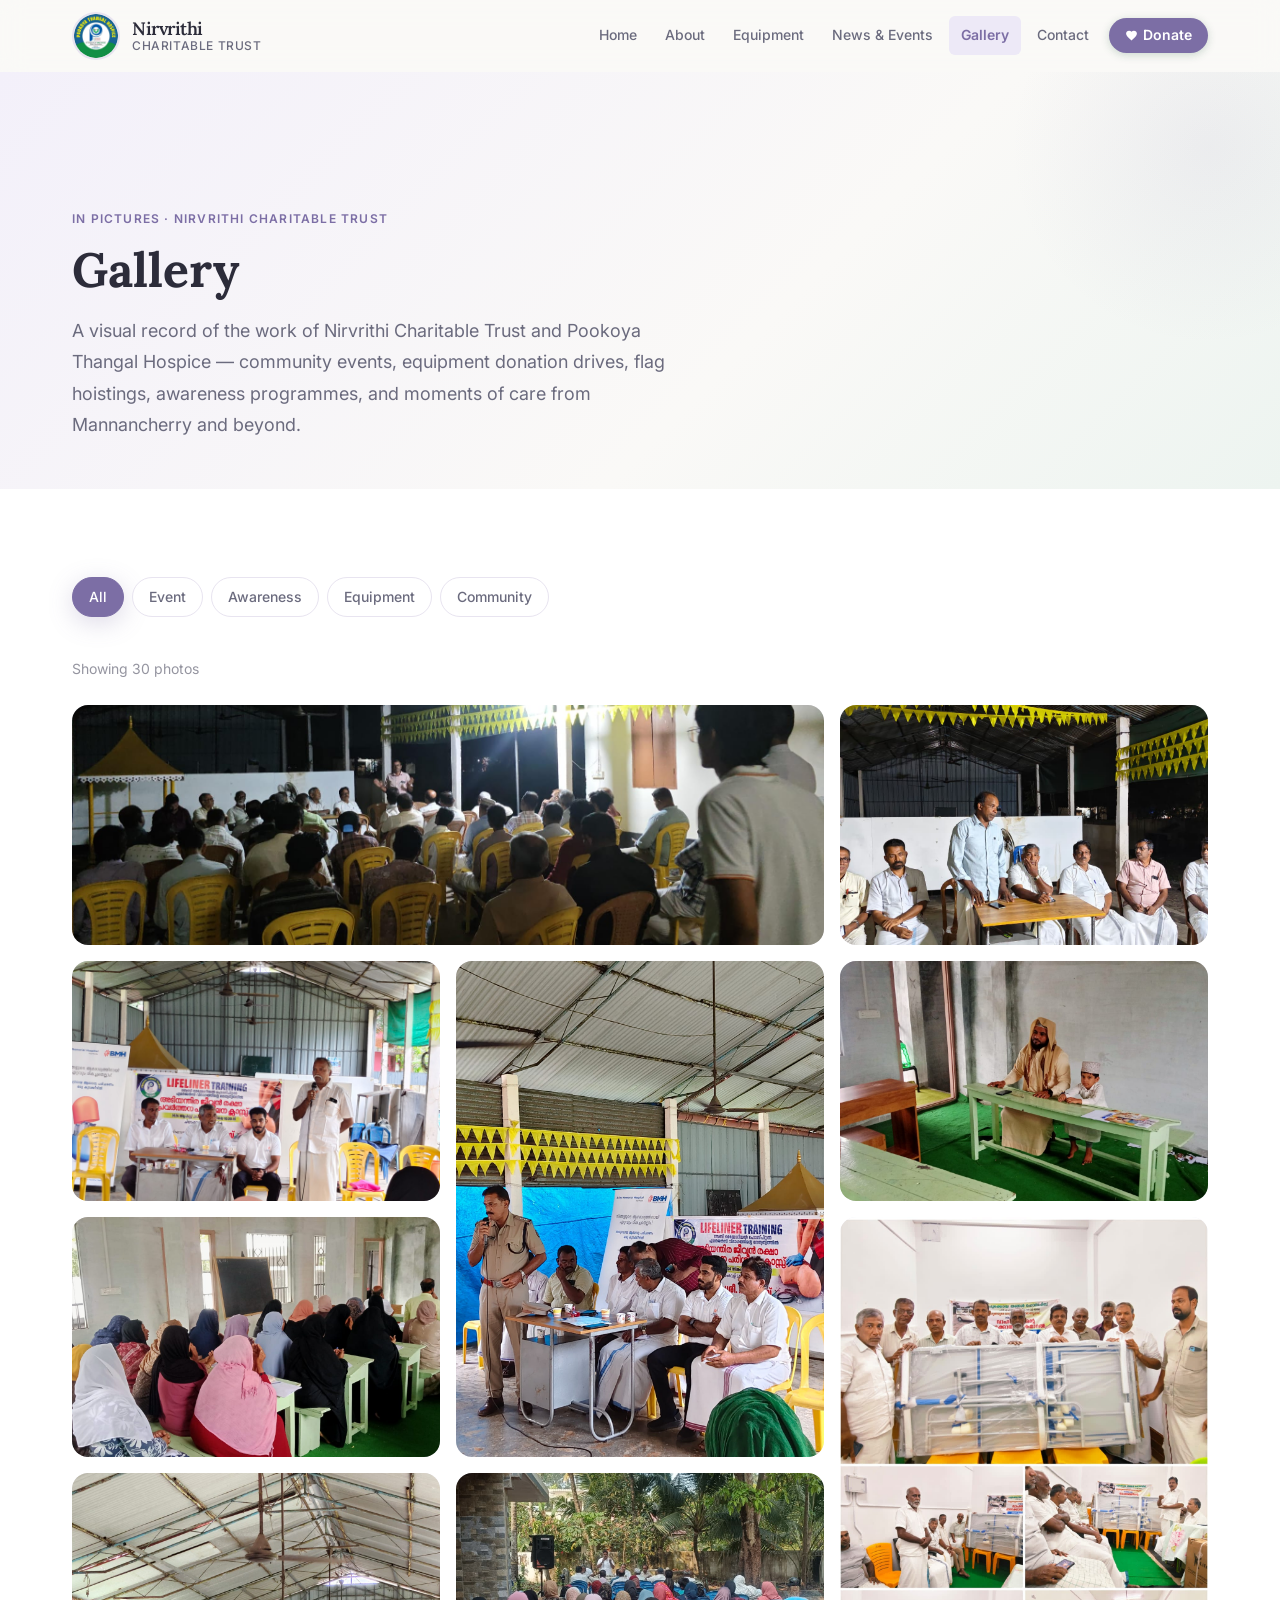
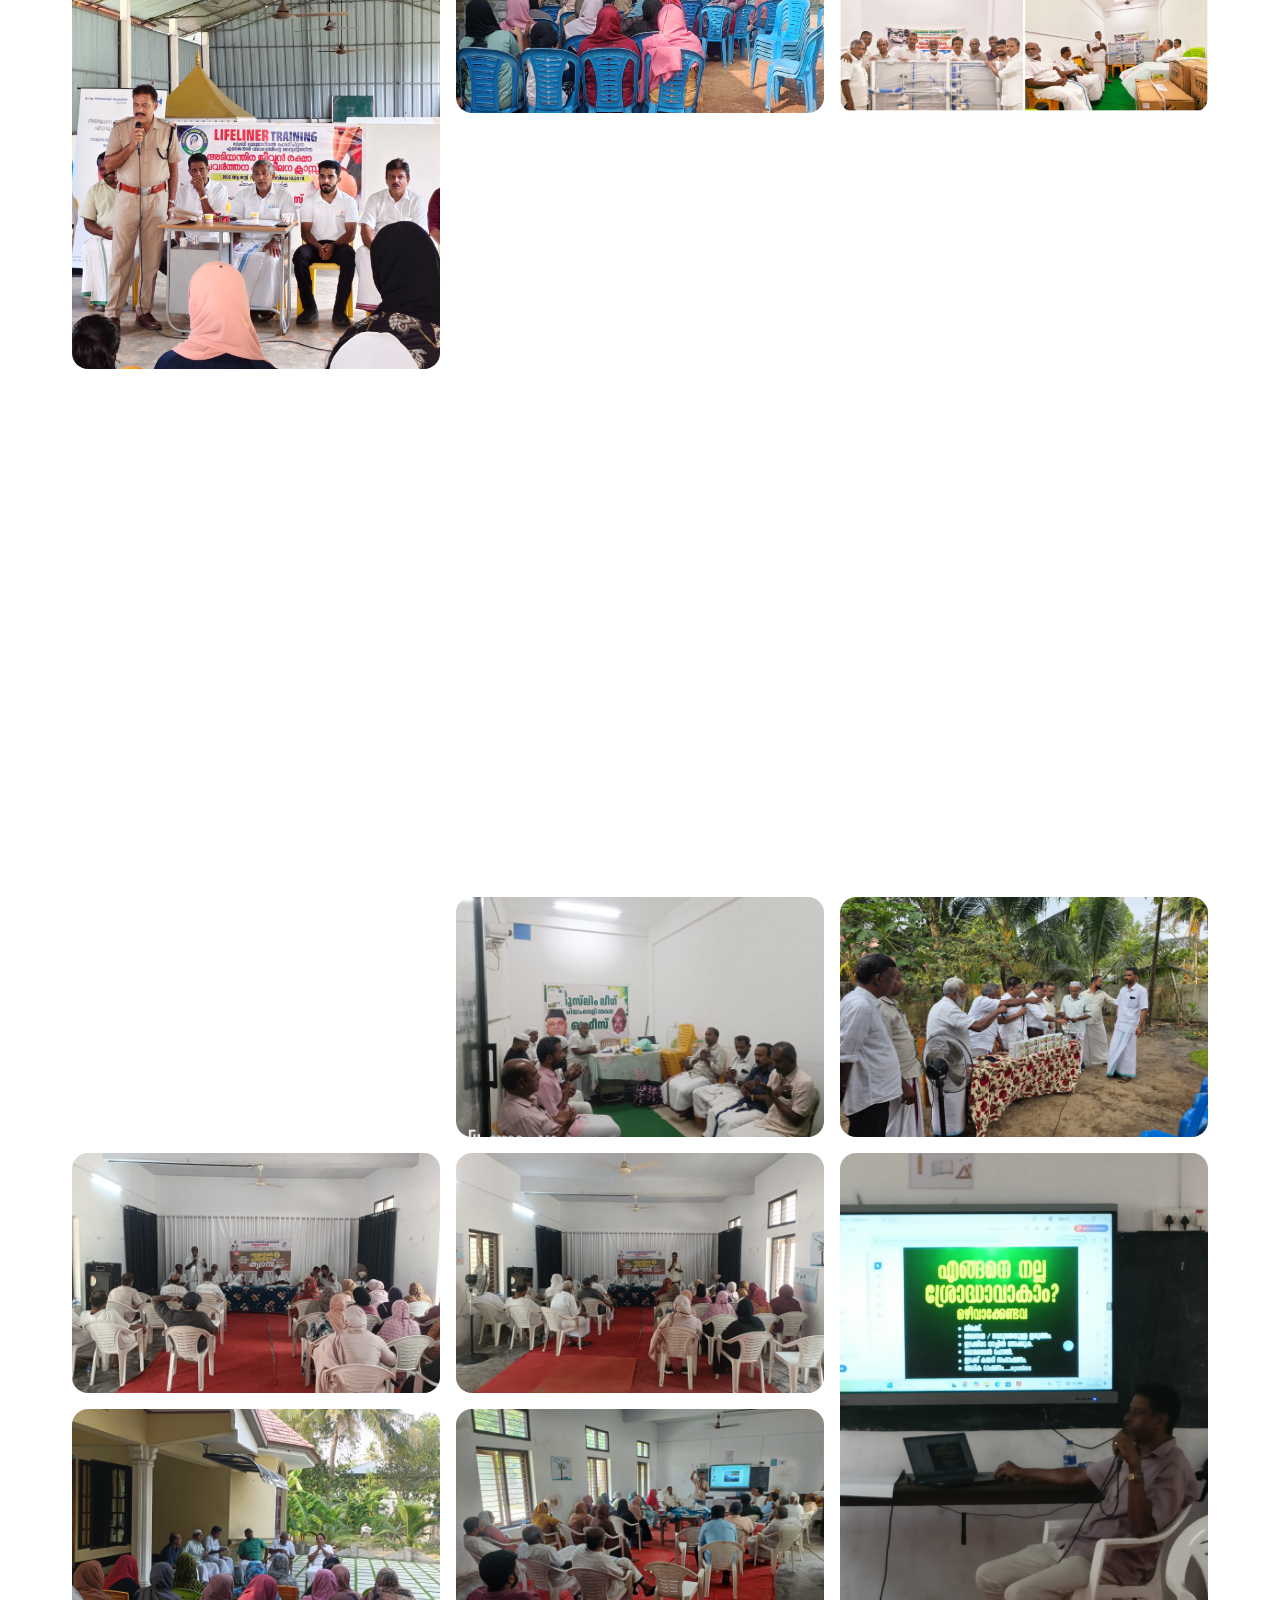
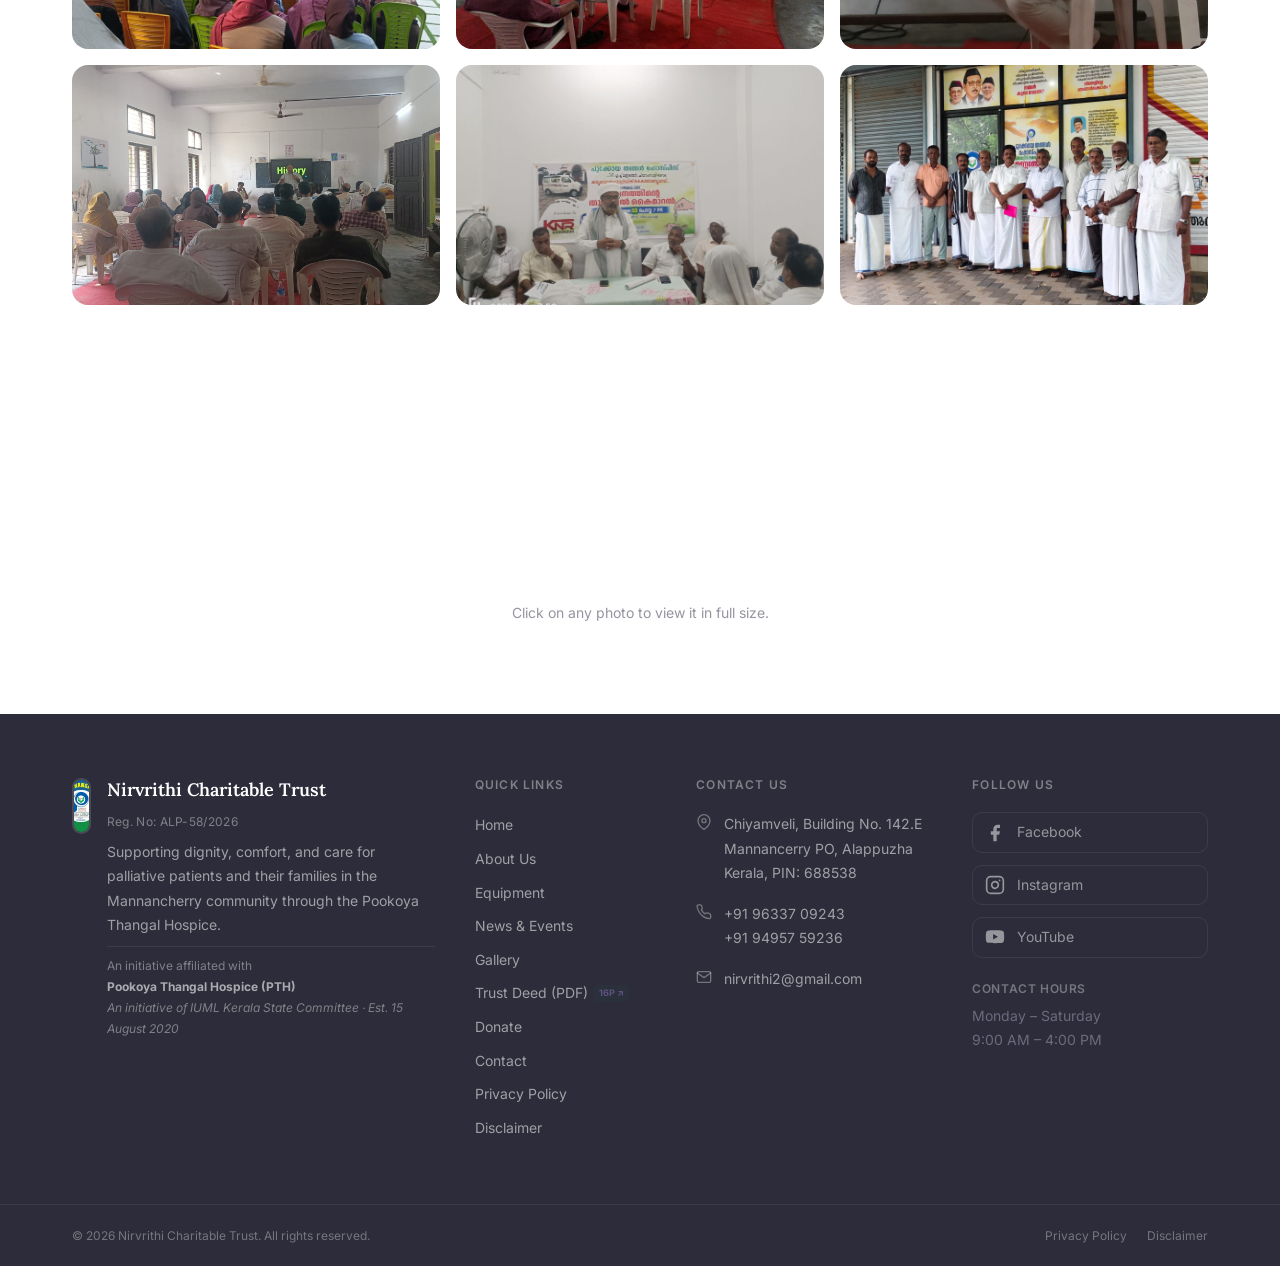
<file: gallery.html>
<!DOCTYPE html>
<html lang="en">
<head>
  <meta charset="UTF-8" />
  <meta name="viewport" content="width=device-width, initial-scale=1.0" />

  <!-- SEO -->
  <title>Photo Gallery &amp; Community Activities | Nirvrithi Charitable Trust — Pookoya Thangal Hospice</title>
  <meta name="description" content="Browse photos of palliative care services, community volunteer training, medical equipment handover ceremonies, and healthcare programmes in Mannancherry, Alappuzha." />
  <meta name="keywords" content="Nirvrithi Charitable Trust photo gallery, Pookoya Thangal Hospice photos, palliative care community activities Mannancherry, volunteer training photos Kerala, equipment donation pictures" />
  <meta name="author" content="Nirvrithi Charitable Trust" />
  <meta name="publisher" content="Nirvrithi Charitable Trust" />
  <meta name="robots" content="index, follow, max-image-preview:large, max-snippet:-1, max-video-preview:-1" />
  <meta name="googlebot" content="index, follow" />
  <link rel="canonical" href="https://nirvrithitrust.org/gallery.html" />

  <!-- Geographic & Local SEO -->
  <meta name="geo.region" content="IN-KL" />
  <meta name="geo.placename" content="Mannancherry, Alappuzha, Kerala, India" />
  <meta name="geo.position" content="9.572588;76.339497" />
  <meta name="ICBM" content="9.572588, 76.339497" />

  <!-- Mobile & PWA Theme -->
  <meta name="theme-color" content="#1e563c" />
  <meta name="apple-mobile-web-app-title" content="Nirvrithi Trust" />

  <!-- Open Graph -->
  <meta property="og:type" content="website" />
  <meta property="og:site_name" content="Nirvrithi Charitable Trust — Pookoya Thangal Hospice" />
  <meta property="og:title" content="Photo Gallery &amp; Community Activities | Nirvrithi Charitable Trust" />
  <meta property="og:description" content="Visual record of palliative care initiatives, equipment donations, and volunteer training sessions in Mannancherry, Alappuzha." />
  <meta property="og:url" content="https://nirvrithitrust.org/gallery.html" />
  <meta property="og:image" content="https://nirvrithitrust.org/assets/images/logo.png" />
  <meta property="og:image:alt" content="Nirvrithi Charitable Trust Photo Gallery" />
  <meta property="og:image:width" content="512" />
  <meta property="og:image:height" content="512" />
  <meta property="og:locale" content="en_IN" />

  <!-- Twitter Cards -->
  <meta name="twitter:card" content="summary" />
  <meta name="twitter:title" content="Photo Gallery | Nirvrithi Charitable Trust — Pookoya Thangal Hospice" />
  <meta name="twitter:description" content="Visual record of palliative care initiatives and volunteer moments from Mannancherry, Alappuzha." />
  <meta name="twitter:image" content="https://nirvrithitrust.org/assets/images/logo.png" />

  <!-- Favicon -->
  <link rel="icon" type="image/png" href="assets/images/logo.png" />

  <!-- Schema.org JSON-LD Structured Data -->
  <script type="application/ld+json">
  {
    "@context": "https://schema.org",
    "@graph": [
      {
        "@type": "BreadcrumbList",
        "@id": "https://nirvrithitrust.org/gallery.html#breadcrumb",
        "itemListElement": [
          {
            "@type": "ListItem",
            "position": 1,
            "name": "Home",
            "item": "https://nirvrithitrust.org/"
          },
          {
            "@type": "ListItem",
            "position": 2,
            "name": "Gallery",
            "item": "https://nirvrithitrust.org/gallery.html"
          }
        ]
      },
      {
        "@type": "ImageGallery",
        "@id": "https://nirvrithitrust.org/gallery.html#webpage",
        "url": "https://nirvrithitrust.org/gallery.html",
        "name": "Photo Gallery — Nirvrithi Charitable Trust & Pookoya Thangal Hospice",
        "description": "Visual documentary of community healthcare events, palliative equipment handover drives, and volunteer gatherings in Mannancherry, Alappuzha.",
        "isPartOf": {
          "@type": "WebSite",
          "@id": "https://nirvrithitrust.org/#website",
          "name": "Nirvrithi Charitable Trust",
          "url": "https://nirvrithitrust.org/"
        },
        "publisher": {
          "@type": "MedicalOrganization",
          "name": "Nirvrithi Charitable Trust — Pookoya Thangal Hospice",
          "url": "https://nirvrithitrust.org/"
        }
      }
    ]
  }
  </script>

  <!-- CSS -->
  <link rel="stylesheet" href="css/reset.css" />
  <link rel="stylesheet" href="css/tokens.css" />
  <link rel="stylesheet" href="css/components.css?v=2.6" />
  <link rel="stylesheet" href="css/pages.css" />
</head>
<body>

<!-- ── Navbar ──────────────────────────────────────────── -->
<div id="navbar-root"></div>

<main>

  <!-- Page Header -->
  <header class="page-header" aria-labelledby="gallery-page-heading">
    <div class="container">
      <p class="page-header__eyebrow">In Pictures · Nirvrithi Charitable Trust</p>
      <h1 class="page-header__title" id="gallery-page-heading">Gallery</h1>
      <p class="page-header__desc">
        A visual record of the work of Nirvrithi Charitable Trust and Pookoya Thangal Hospice —
        community events, equipment donation drives, flag hoistings, awareness programmes,
        and moments of care from Mannancherry and beyond.
      </p>
    </div>
  </header>

  <!-- Gallery Section -->
  <section class="section gallery-full section--white" aria-label="Photo gallery">
    <div class="container">

      <!-- Filter Bar -->
      <nav class="filter-bar" id="gallery-filter-bar" aria-label="Filter gallery by category">
        <!-- Filter buttons injected by JS -->
      </nav>

      <!-- Results count -->
      <p class="results-count" id="gallery-results-count" aria-live="polite" aria-atomic="true"></p>

      <!-- Gallery Grid -->
      <div class="gallery-grid" id="gallery-all-grid" aria-label="Photo gallery grid" role="list">
        <!-- Gallery items rendered by gallery.js -->
      </div>

      <p style="text-align:center;margin-top:var(--sp-10);font-size:var(--text-sm);color:var(--clr-text-light);line-height:var(--lh-relaxed);">
        Click on any photo to view it in full size.
      </p>

    </div>
  </section>

</main>

<!-- ── Footer ──────────────────────────────────────────── -->
<div id="footer-root"></div>

<!-- Scripts -->
<script src="js/data/gallery.js?v=2.3"></script>
<script src="js/utils/animations.js"></script>
<script src="js/components/navbar.js?v=1.2"></script>
<script src="js/components/footer.js?v=1.1"></script>
<script src="js/components/gallery-grid.js?v=2.6"></script>
<script src="js/pages/gallery.js?v=2.2"></script>

</body>
</html>
</file>
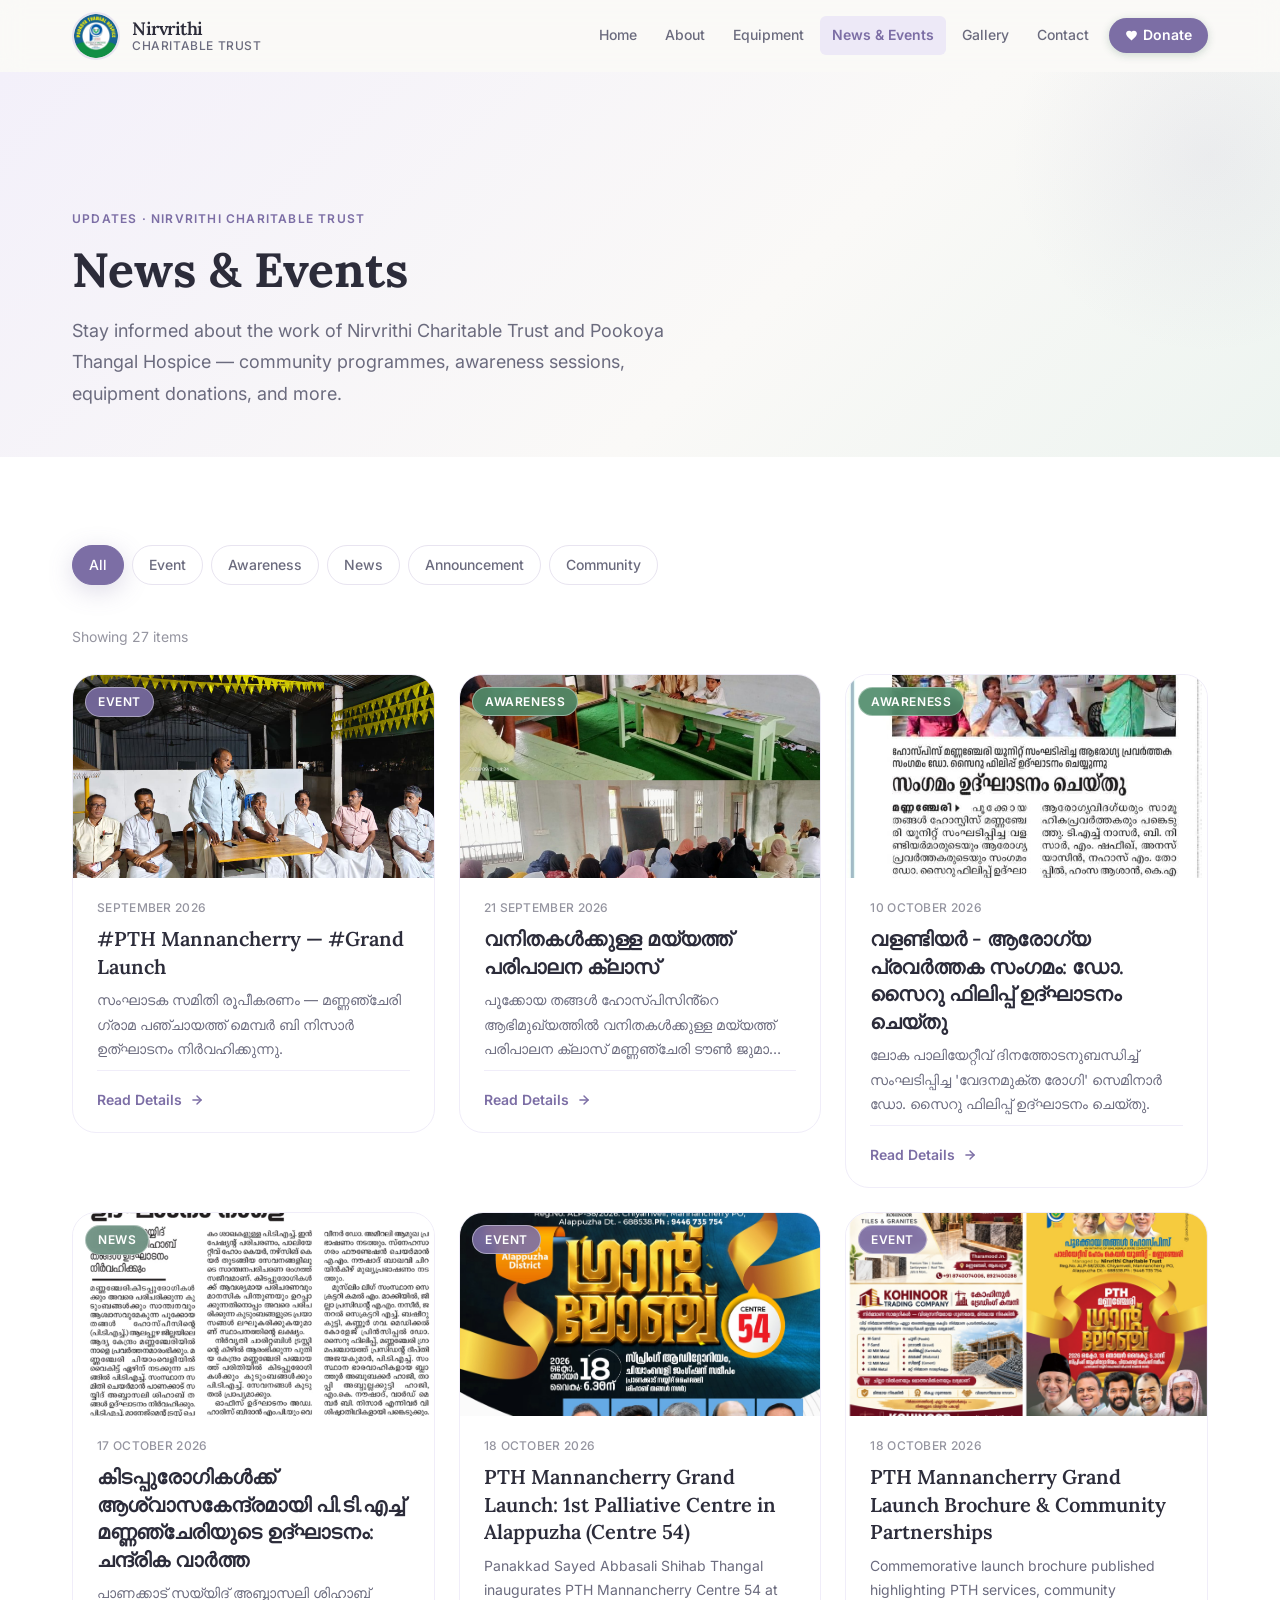
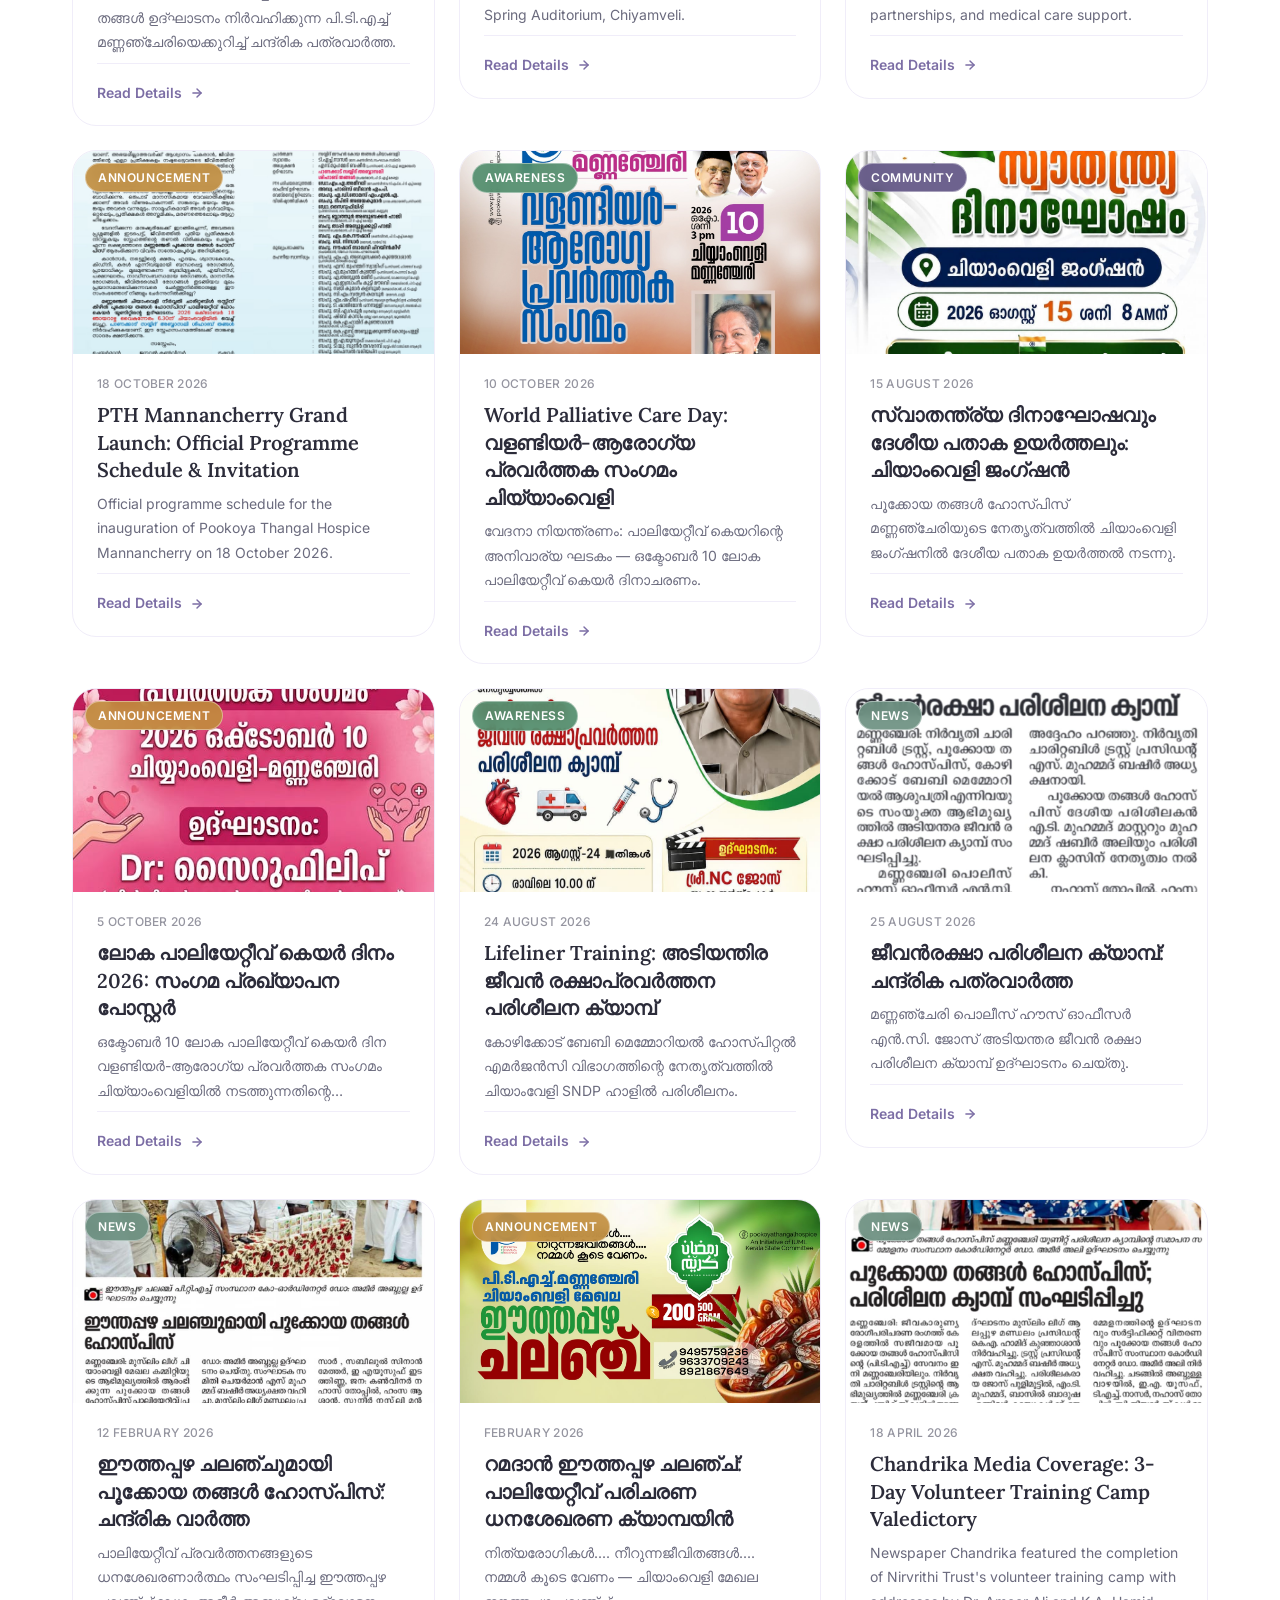
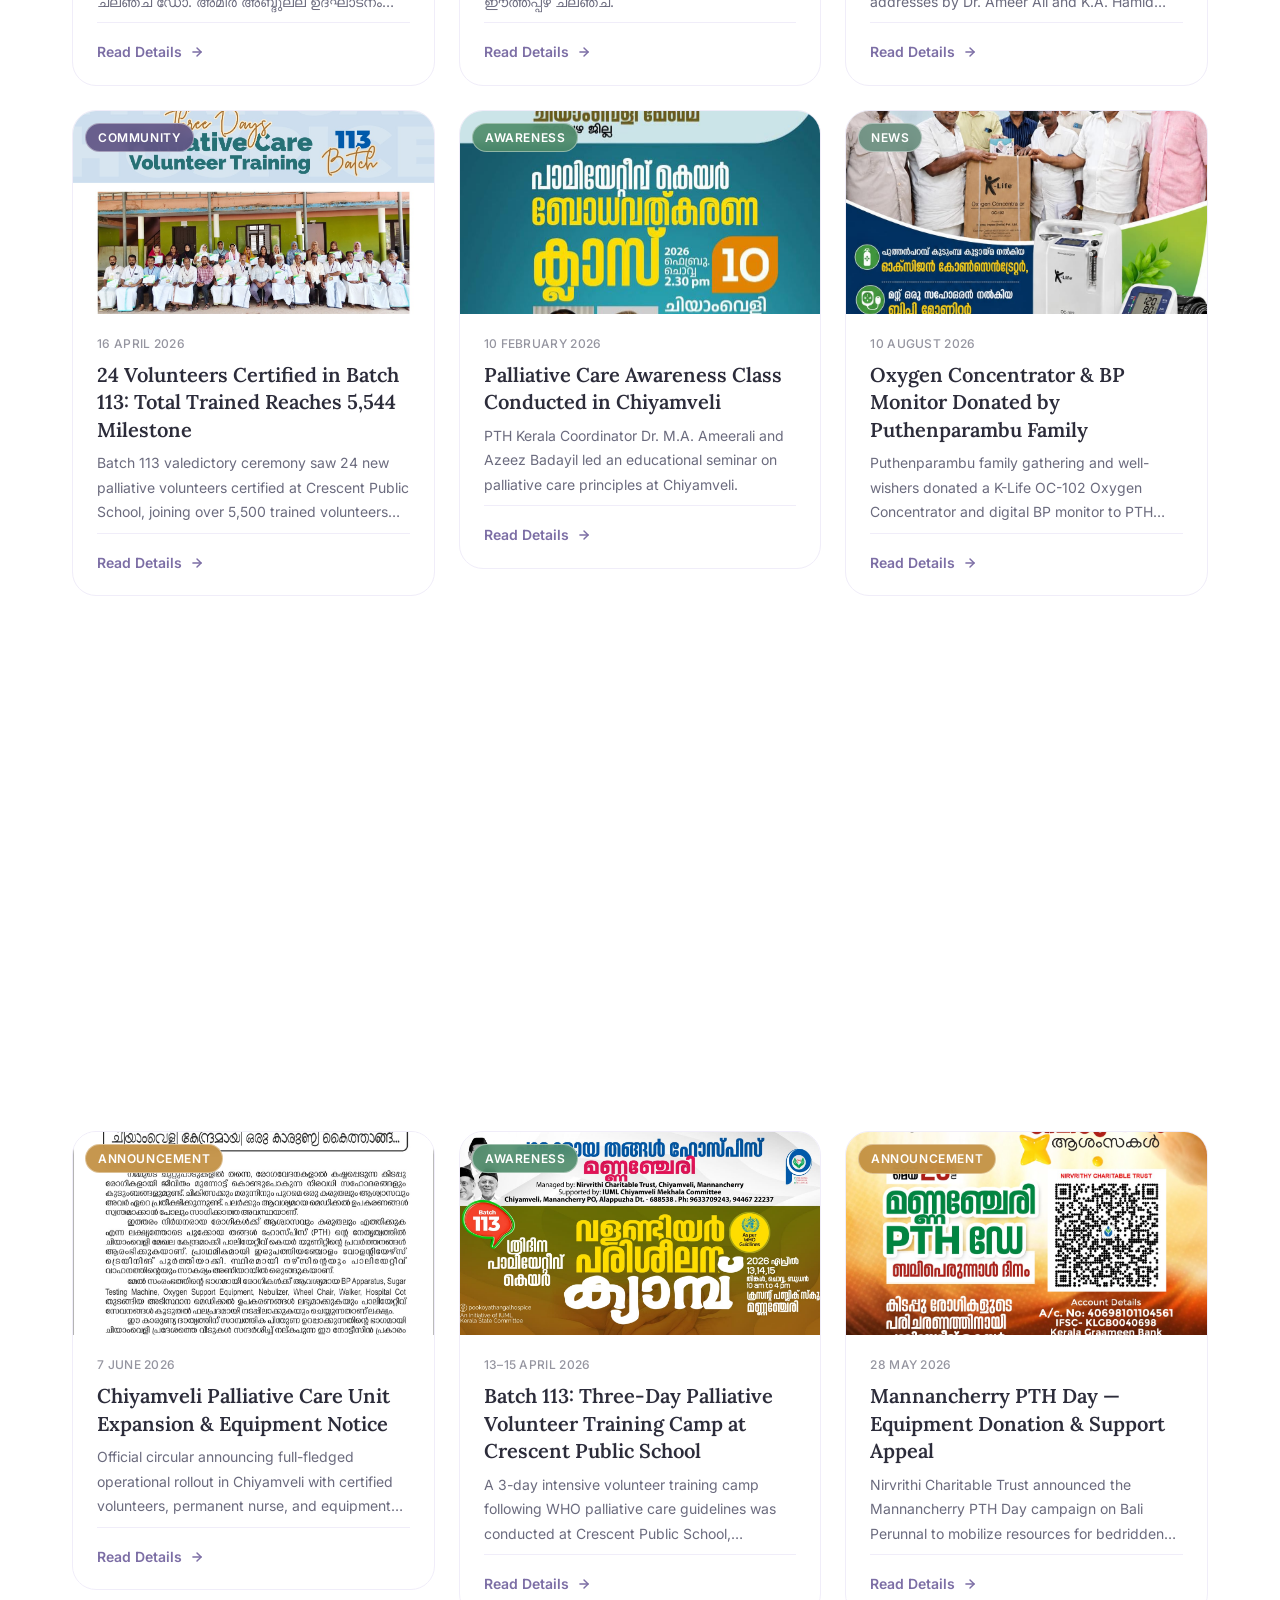
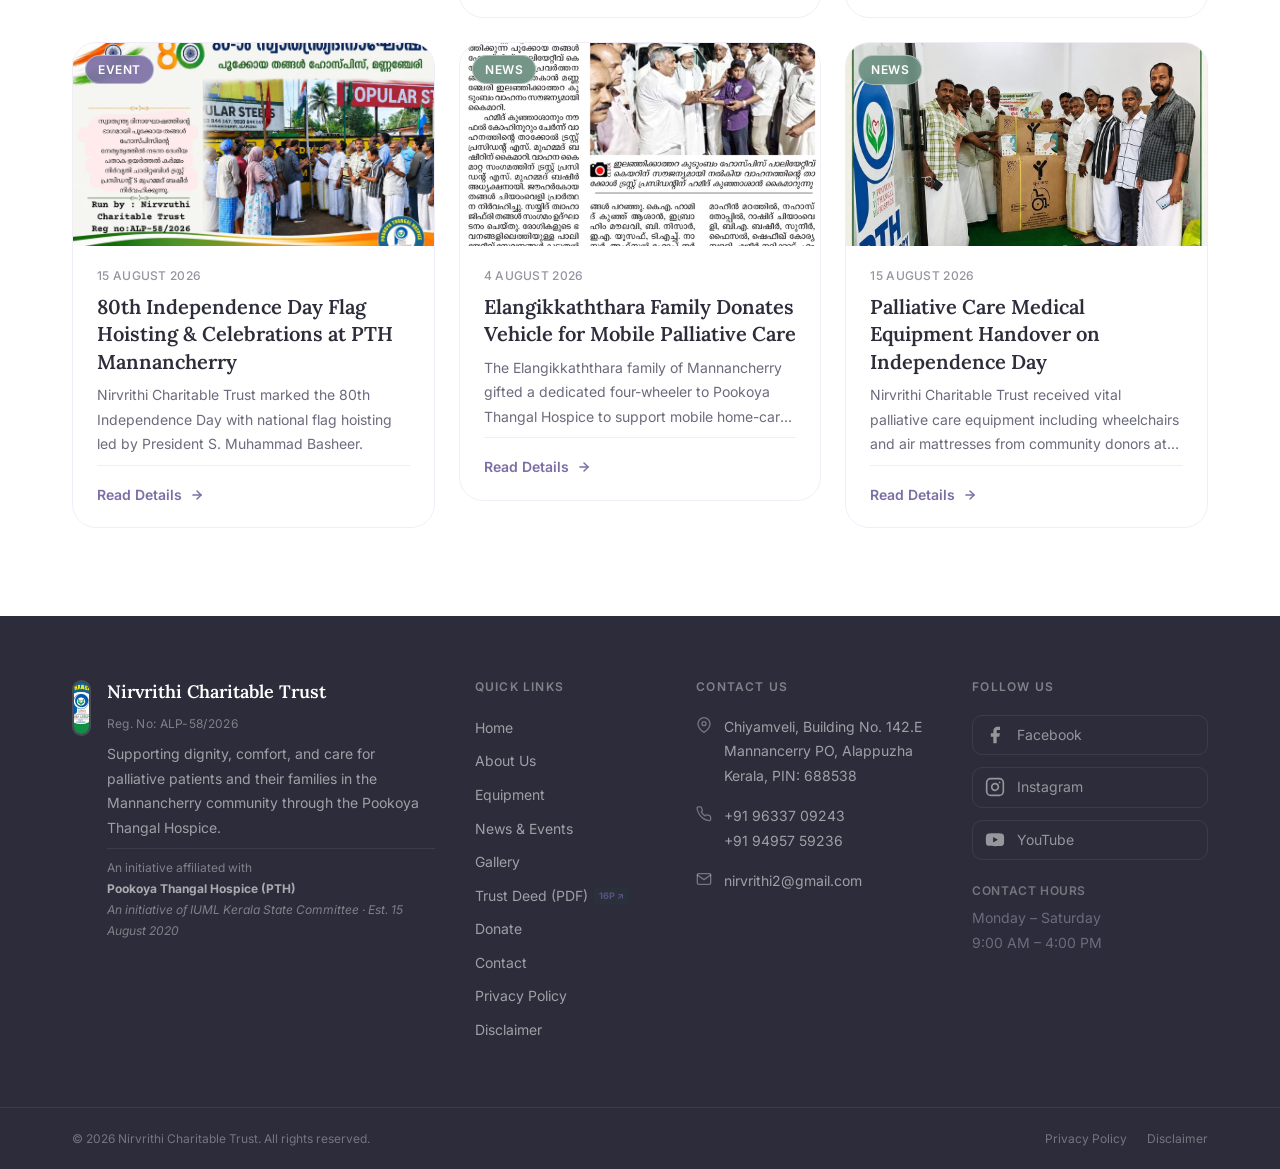
<file: news.html>
<!DOCTYPE html>
<html lang="en">
<head>
  <meta charset="UTF-8" />
  <meta name="viewport" content="width=device-width, initial-scale=1.0" />

  <!-- SEO -->
  <title>News &amp; Community Events | Nirvrithi Charitable Trust — Pookoya Thangal Hospice, Mannancherry</title>
  <meta name="description" content="Latest news, community events, palliative care training camps, hospice launch, and equipment drive announcements from Nirvrithi Charitable Trust in Mannancherry, Alappuzha." />
  <meta name="keywords" content="Nirvrithi Charitable Trust news, Pookoya Thangal Hospice events, palliative care training Mannancherry, Alappuzha hospice updates, healthcare community events Kerala, PTH Mannancherry news" />
  <meta name="author" content="Nirvrithi Charitable Trust" />
  <meta name="publisher" content="Nirvrithi Charitable Trust" />
  <meta name="robots" content="index, follow, max-image-preview:large, max-snippet:-1, max-video-preview:-1" />
  <meta name="googlebot" content="index, follow" />
  <link rel="canonical" href="https://nirvrithitrust.org/news.html" />

  <!-- Geographic & Local SEO -->
  <meta name="geo.region" content="IN-KL" />
  <meta name="geo.placename" content="Mannancherry, Alappuzha, Kerala, India" />
  <meta name="geo.position" content="9.572588;76.339497" />
  <meta name="ICBM" content="9.572588, 76.339497" />

  <!-- Mobile & PWA Theme -->
  <meta name="theme-color" content="#1e563c" />
  <meta name="apple-mobile-web-app-title" content="Nirvrithi Trust" />

  <!-- Open Graph -->
  <meta property="og:type" content="website" />
  <meta property="og:site_name" content="Nirvrithi Charitable Trust — Pookoya Thangal Hospice" />
  <meta property="og:title" content="News &amp; Community Events | Nirvrithi Charitable Trust" />
  <meta property="og:description" content="Community programmes, equipment drives, training camps, and announcements from Nirvrithi Charitable Trust and Pookoya Thangal Hospice, Mannancherry." />
  <meta property="og:url" content="https://nirvrithitrust.org/news.html" />
  <meta property="og:image" content="https://nirvrithitrust.org/assets/images/logo.png" />
  <meta property="og:image:alt" content="Nirvrithi Charitable Trust News and Events" />
  <meta property="og:image:width" content="512" />
  <meta property="og:image:height" content="512" />
  <meta property="og:locale" content="en_IN" />

  <!-- Twitter Cards -->
  <meta name="twitter:card" content="summary" />
  <meta name="twitter:title" content="News &amp; Events | Nirvrithi Charitable Trust — Pookoya Thangal Hospice" />
  <meta name="twitter:description" content="Community programmes, equipment drives, awareness events, and announcements from Nirvrithi Charitable Trust, Mannancherry." />
  <meta name="twitter:image" content="https://nirvrithitrust.org/assets/images/logo.png" />

  <!-- Favicon -->
  <link rel="icon" type="image/png" href="assets/images/logo.png" />

  <!-- Schema.org JSON-LD Structured Data -->
  <script type="application/ld+json">
  {
    "@context": "https://schema.org",
    "@graph": [
      {
        "@type": "BreadcrumbList",
        "@id": "https://nirvrithitrust.org/news.html#breadcrumb",
        "itemListElement": [
          {
            "@type": "ListItem",
            "position": 1,
            "name": "Home",
            "item": "https://nirvrithitrust.org/"
          },
          {
            "@type": "ListItem",
            "position": 2,
            "name": "News & Events",
            "item": "https://nirvrithitrust.org/news.html"
          }
        ]
      },
      {
        "@type": "CollectionPage",
        "@id": "https://nirvrithitrust.org/news.html#webpage",
        "url": "https://nirvrithitrust.org/news.html",
        "name": "News & Events — Nirvrithi Charitable Trust",
        "description": "Chronicle of community healthcare updates, volunteer training camps, and hospice inaugurations conducted by Nirvrithi Charitable Trust in Mannancherry, Alappuzha.",
        "isPartOf": {
          "@type": "WebSite",
          "@id": "https://nirvrithitrust.org/#website",
          "name": "Nirvrithi Charitable Trust",
          "url": "https://nirvrithitrust.org/"
        },
        "about": {
          "@type": "MedicalOrganization",
          "name": "Nirvrithi Charitable Trust — Pookoya Thangal Hospice",
          "url": "https://nirvrithitrust.org/"
        },
        "mainEntity": {
          "@type": "ItemList",
          "name": "Community News and Hospice Events",
          "itemListElement": [
            {
              "@type": "ListItem",
              "position": 1,
              "item": {
                "@type": "NewsArticle",
                "headline": "വനിതകൾക്കുള്ള മയ്യത്ത് പരിപാലന ക്ലാസ് മണ്ണഞ്ചേരിയിൽ നടന്നു",
                "alternativeHeadline": "Women's Funeral Care Preparation Workshop Organised at Mannancherry",
                "datePublished": "2026-09-21",
                "image": "https://nirvrithitrust.org/assets/images/news/26.png",
                "author": {
                  "@type": "Organization",
                  "name": "Pookoya Thangal Hospice"
                },
                "publisher": {
                  "@type": "Organization",
                  "name": "Nirvrithi Charitable Trust",
                  "logo": "https://nirvrithitrust.org/assets/images/logo.png"
                },
                "description": "പൂക്കോയ തങ്ങൾ ഹോസ്പിസിൻ്റെ ആഭിമുഖ്യത്തിൽ വനിതകൾക്കുള്ള മയ്യത്ത് പരിപാലന ക്ലാസ് മണ്ണഞ്ചേരി ടൗൺ ജുമാ മസ്ജിദ് മദ്രസ ഹാളിൽ നടന്നു. മുഹമ്മദ് മുസ്ലിഹ് ബാഖവി പ്രഭാഷണം നടത്തി. 23 വനിതകൾ ക്ലാസ്സിൽ പങ്കെടുത്തു."
              }
            },
            {
              "@type": "ListItem",
              "position": 2,
              "item": {
                "@type": "Event",
                "name": "Pookoya Thangal Hospice Mannancherry Grand Launch & Committee Formation",
                "startDate": "2026-10-18T18:30:00+05:30",
                "eventStatus": "https://schema.org/EventScheduled",
                "eventAttendanceMode": "https://schema.org/OfflineEventAttendanceMode",
                "location": {
                  "@type": "Place",
                  "name": "Spring Auditorium, Chiyamveli Junction",
                  "address": {
                    "@type": "PostalAddress",
                    "streetAddress": "Chiyamveli Junction",
                    "addressLocality": "Mannancherry",
                    "addressRegion": "Kerala",
                    "postalCode": "688538",
                    "addressCountry": "IN"
                  }
                },
                "organizer": {
                  "@type": "Organization",
                  "name": "Nirvrithi Charitable Trust",
                  "url": "https://nirvrithitrust.org/"
                },
                "description": "Grand Inauguration of Pookoya Thangal Hospice Palliative Home Care Unit, Mannancherry, organized by Nirvrithi Charitable Trust with state dignitaries and community leaders."
              }
            },
            {
              "@type": "ListItem",
              "position": 3,
              "item": {
                "@type": "NewsArticle",
                "headline": "Commissioning of Dedicated Palliative Care Van for Home Visits",
                "datePublished": "2026-08-20",
                "image": "https://nirvrithitrust.org/assets/images/news/7.jpg",
                "author": {
                  "@type": "Organization",
                  "name": "Nirvrithi Charitable Trust"
                },
                "publisher": {
                  "@type": "Organization",
                  "name": "Nirvrithi Charitable Trust",
                  "logo": "https://nirvrithitrust.org/assets/images/logo.png"
                },
                "description": "Pookoya Thangal Hospice Mannancherry Unit inducted a dedicated Maruti Eeco palliative care van equipped with emergency aids and patient supplies to serve bedridden patients at home."
              }
            }
          ]
        }
      }
    ]
  }
  </script>

  <!-- CSS -->
  <link rel="stylesheet" href="css/reset.css" />
  <link rel="stylesheet" href="css/tokens.css" />
  <link rel="stylesheet" href="css/components.css?v=2.6" />
  <link rel="stylesheet" href="css/pages.css" />
</head>
<body>

<!-- ── Navbar ──────────────────────────────────────────── -->
<div id="navbar-root"></div>

<main>

  <!-- Page Header -->
  <header class="page-header" aria-labelledby="news-page-heading">
    <div class="container">
      <p class="page-header__eyebrow">Updates · Nirvrithi Charitable Trust</p>
      <h1 class="page-header__title" id="news-page-heading">News &amp; Events</h1>
      <p class="page-header__desc">
        Stay informed about the work of Nirvrithi Charitable Trust and Pookoya Thangal Hospice —
        community programmes, awareness sessions, equipment donations, and more.
      </p>
    </div>
  </header>

  <!-- News Section -->
  <section class="section section--white" aria-label="News and events listing">
    <div class="container">

      <!-- Filter Bar -->
      <nav class="filter-bar" id="news-filter-bar" aria-label="Filter news by category">
        <!-- Filter buttons injected by JS -->
      </nav>

      <!-- Results count -->
      <p class="results-count" id="news-results-count" aria-live="polite" aria-atomic="true"></p>

      <!-- News Grid -->
      <div class="cards-grid cards-grid--3" id="news-all-grid" aria-live="polite" aria-label="News and event cards">
        <!-- News cards rendered by news.js -->
      </div>

    </div>
  </section>

</main>

<!-- ── Footer ──────────────────────────────────────────── -->
<div id="footer-root"></div>

<!-- Scripts -->
<script src="js/data/news.js?v=2.3"></script>
<script src="js/utils/animations.js"></script>
<script src="js/components/navbar.js?v=1.2"></script>
<script src="js/components/footer.js?v=1.1"></script>
<script src="js/components/news-card.js?v=2.6"></script>
<script src="js/pages/news.js?v=2.2"></script>

</body>
</html>
</file>
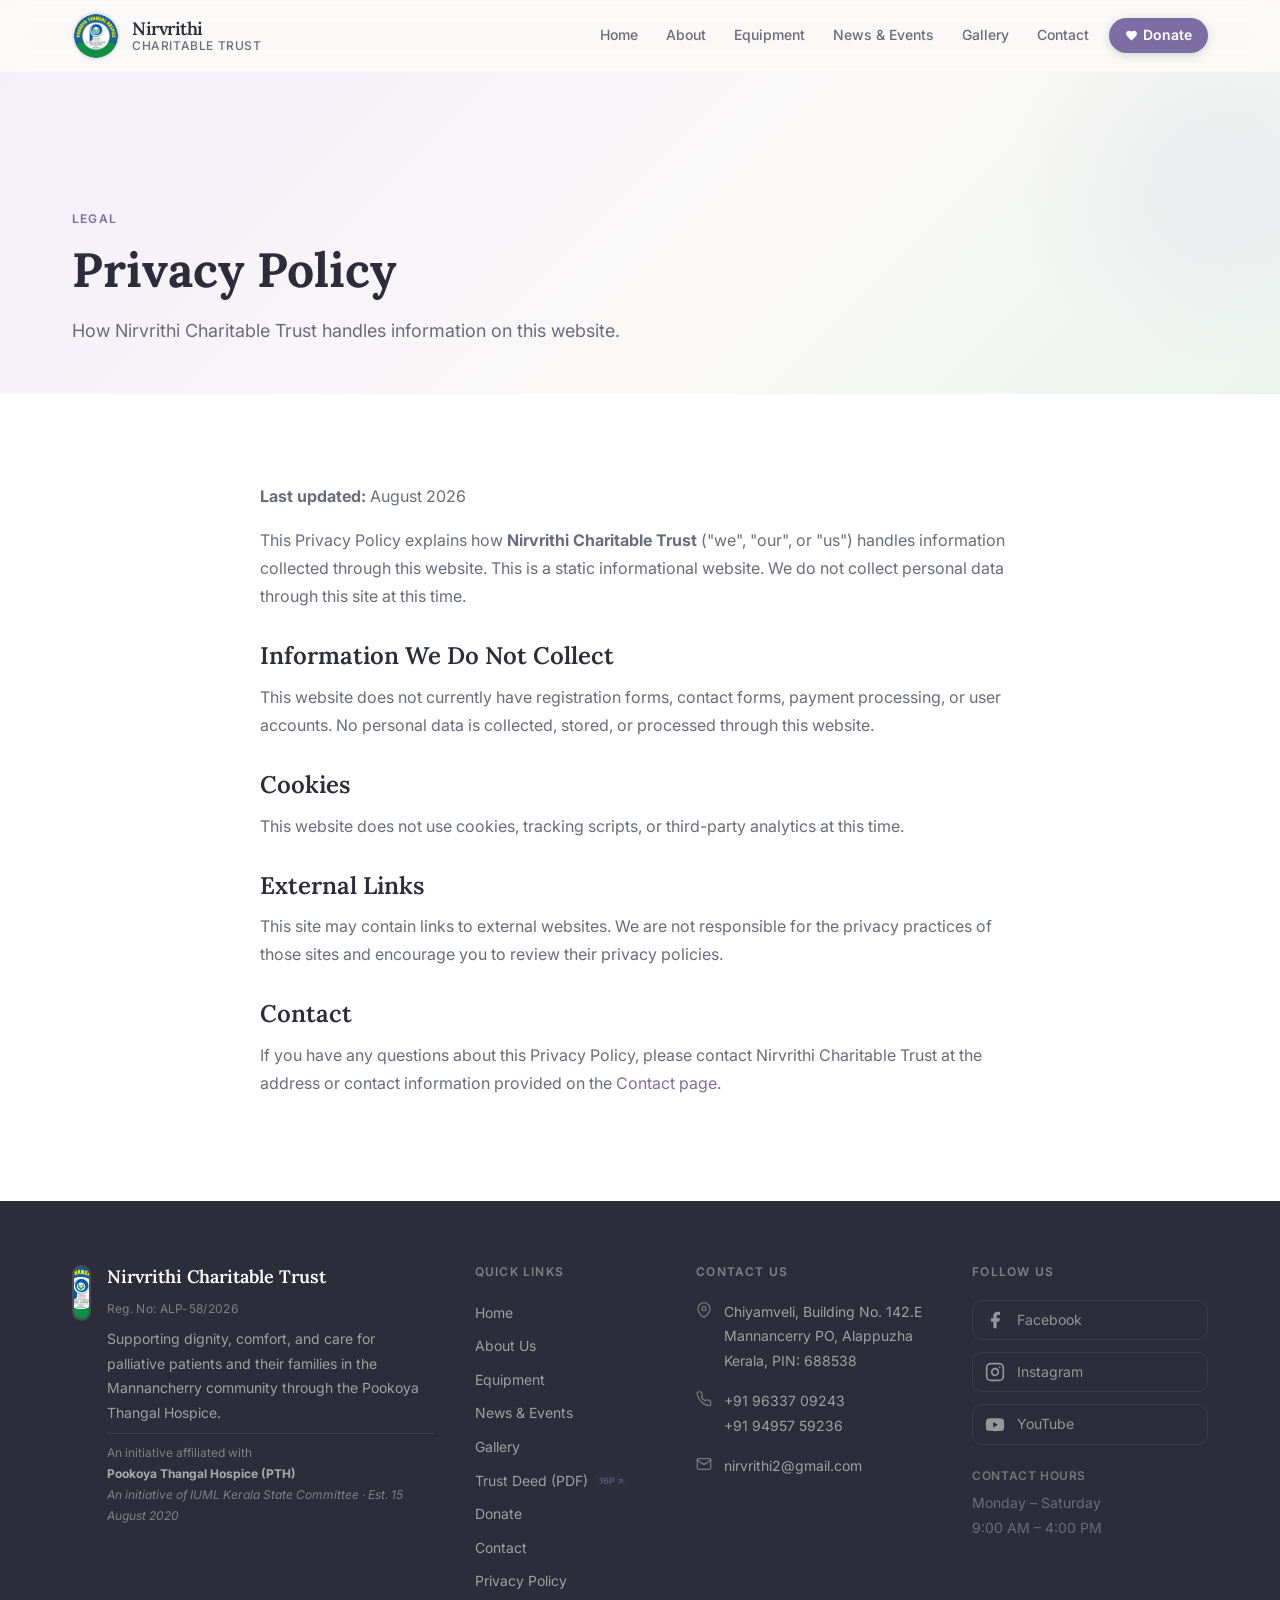
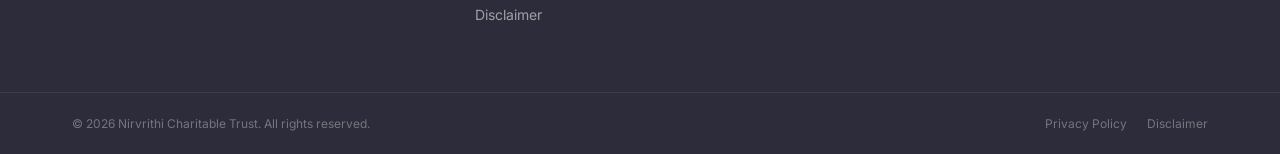
<file: privacy.html>
<!DOCTYPE html>
<html lang="en">
<head>
  <meta charset="UTF-8" />
  <meta name="viewport" content="width=device-width, initial-scale=1.0" />

  <!-- SEO -->
  <title>Privacy Policy | Nirvrithi Charitable Trust — Pookoya Thangal Hospice</title>
  <meta name="description" content="Privacy Policy for Nirvrithi Charitable Trust and Pookoya Thangal Hospice website in Mannancherry, Alappuzha." />
  <meta name="author" content="Nirvrithi Charitable Trust" />
  <meta name="publisher" content="Nirvrithi Charitable Trust" />
  <meta name="robots" content="index, follow" />
  <link rel="canonical" href="https://nirvrithitrust.org/privacy.html" />

  <!-- Mobile & PWA Theme -->
  <meta name="theme-color" content="#1e563c" />
  <meta name="apple-mobile-web-app-title" content="Nirvrithi Trust" />

  <!-- Open Graph -->
  <meta property="og:type" content="website" />
  <meta property="og:site_name" content="Nirvrithi Charitable Trust — Pookoya Thangal Hospice" />
  <meta property="og:title" content="Privacy Policy | Nirvrithi Charitable Trust" />
  <meta property="og:description" content="Privacy policy and data practices for Nirvrithi Charitable Trust website." />
  <meta property="og:url" content="https://nirvrithitrust.org/privacy.html" />
  <meta property="og:image" content="https://nirvrithitrust.org/assets/images/logo.png" />
  <meta property="og:locale" content="en_IN" />

  <!-- Favicon -->
  <link rel="icon" type="image/png" href="assets/images/logo.png" />

  <!-- Schema.org JSON-LD Structured Data -->
  <script type="application/ld+json">
  {
    "@context": "https://schema.org",
    "@graph": [
      {
        "@type": "BreadcrumbList",
        "@id": "https://nirvrithitrust.org/privacy.html#breadcrumb",
        "itemListElement": [
          {
            "@type": "ListItem",
            "position": 1,
            "name": "Home",
            "item": "https://nirvrithitrust.org/"
          },
          {
            "@type": "ListItem",
            "position": 2,
            "name": "Privacy Policy",
            "item": "https://nirvrithitrust.org/privacy.html"
          }
        ]
      },
      {
        "@type": "WebPage",
        "@id": "https://nirvrithitrust.org/privacy.html#webpage",
        "url": "https://nirvrithitrust.org/privacy.html",
        "name": "Privacy Policy — Nirvrithi Charitable Trust",
        "isPartOf": {
          "@type": "WebSite",
          "@id": "https://nirvrithitrust.org/#website",
          "name": "Nirvrithi Charitable Trust",
          "url": "https://nirvrithitrust.org/"
        }
      }
    ]
  }
  </script>

  <link rel="stylesheet" href="css/reset.css" />
  <link rel="stylesheet" href="css/tokens.css" />
  <link rel="stylesheet" href="css/components.css?v=1.1" />
  <link rel="stylesheet" href="css/pages.css" />
</head>
<body>

<div id="navbar-root"></div>

<main>
  <header class="page-header" aria-labelledby="privacy-heading">
    <div class="container">
      <p class="page-header__eyebrow">Legal</p>
      <h1 class="page-header__title" id="privacy-heading">Privacy Policy</h1>
      <p class="page-header__desc">
        How Nirvrithi Charitable Trust handles information on this website.
      </p>
    </div>
  </header>

  <section class="section section--white">
    <div class="container">
      <div class="legal-page">

        <p><strong>Last updated:</strong> August 2026</p>

        <p>
          This Privacy Policy explains how <strong>Nirvrithi Charitable Trust</strong>
          ("we", "our", or "us") handles information collected through this website.
          This is a static informational website. We do not collect personal data
          through this site at this time.
        </p>

        <h2>Information We Do Not Collect</h2>
        <p>
          This website does not currently have registration forms, contact forms,
          payment processing, or user accounts. No personal data is collected,
          stored, or processed through this website.
        </p>

        <h2>Cookies</h2>
        <p>
          This website does not use cookies, tracking scripts, or third-party
          analytics at this time.
        </p>

        <h2>External Links</h2>
        <p>
          This site may contain links to external websites. We are not responsible
          for the privacy practices of those sites and encourage you to review their
          privacy policies.
        </p>

        <h2>Contact</h2>
        <p>
          If you have any questions about this Privacy Policy, please contact
          Nirvrithi Charitable Trust at the address or contact information
          provided on the <a href="index.html#contact">Contact page</a>.
        </p>

        <p>
          <!-- PLACEHOLDER: This Privacy Policy is a placeholder and should be
               reviewed and updated by a qualified legal representative before
               the website is published publicly. -->
        </p>

      </div>
    </div>
  </section>
</main>

<div id="footer-root"></div>

<script src="js/utils/animations.js"></script>
<script src="js/components/navbar.js?v=1.2"></script>
<script src="js/components/footer.js?v=1.1"></script>

</body>
</html>
</file>
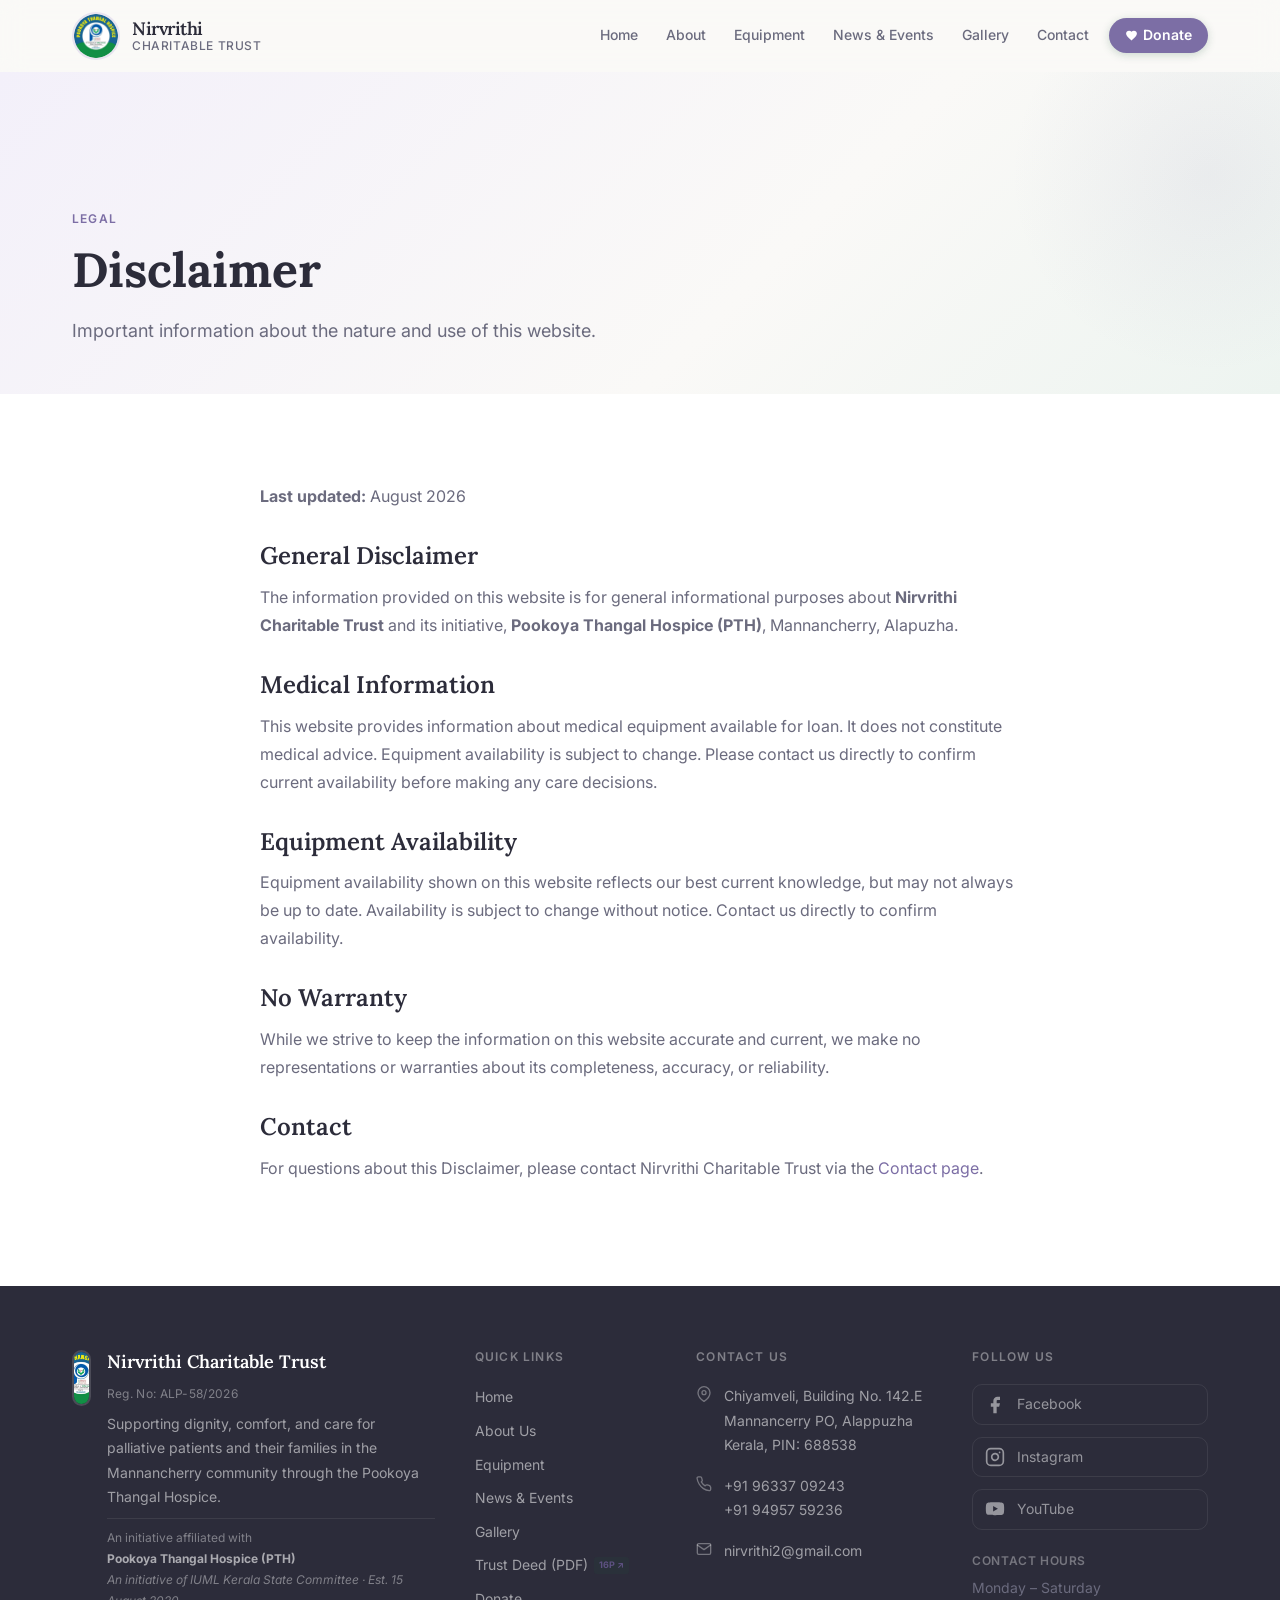
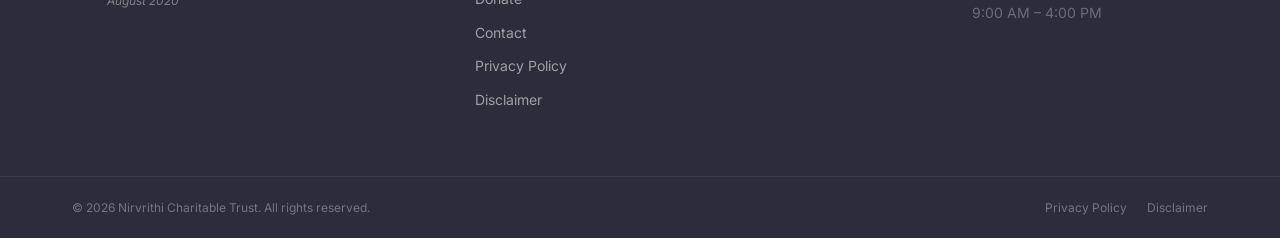
<file: terms.html>
<!DOCTYPE html>
<html lang="en">
<head>
  <meta charset="UTF-8" />
  <meta name="viewport" content="width=device-width, initial-scale=1.0" />

  <!-- SEO -->
  <title>Disclaimer &amp; Terms | Nirvrithi Charitable Trust — Pookoya Thangal Hospice</title>
  <meta name="description" content="Website disclaimer and information terms for Nirvrithi Charitable Trust and Pookoya Thangal Hospice in Mannancherry, Alappuzha." />
  <meta name="author" content="Nirvrithi Charitable Trust" />
  <meta name="publisher" content="Nirvrithi Charitable Trust" />
  <meta name="robots" content="index, follow" />
  <link rel="canonical" href="https://nirvrithitrust.org/terms.html" />

  <!-- Mobile & PWA Theme -->
  <meta name="theme-color" content="#1e563c" />
  <meta name="apple-mobile-web-app-title" content="Nirvrithi Trust" />

  <!-- Open Graph -->
  <meta property="og:type" content="website" />
  <meta property="og:site_name" content="Nirvrithi Charitable Trust — Pookoya Thangal Hospice" />
  <meta property="og:title" content="Disclaimer &amp; Terms | Nirvrithi Charitable Trust" />
  <meta property="og:description" content="Important information and website disclaimer for Nirvrithi Charitable Trust." />
  <meta property="og:url" content="https://nirvrithitrust.org/terms.html" />
  <meta property="og:image" content="https://nirvrithitrust.org/assets/images/logo.png" />
  <meta property="og:locale" content="en_IN" />

  <!-- Favicon -->
  <link rel="icon" type="image/png" href="assets/images/logo.png" />

  <!-- Schema.org JSON-LD Structured Data -->
  <script type="application/ld+json">
  {
    "@context": "https://schema.org",
    "@graph": [
      {
        "@type": "BreadcrumbList",
        "@id": "https://nirvrithitrust.org/terms.html#breadcrumb",
        "itemListElement": [
          {
            "@type": "ListItem",
            "position": 1,
            "name": "Home",
            "item": "https://nirvrithitrust.org/"
          },
          {
            "@type": "ListItem",
            "position": 2,
            "name": "Disclaimer",
            "item": "https://nirvrithitrust.org/terms.html"
          }
        ]
      },
      {
        "@type": "WebPage",
        "@id": "https://nirvrithitrust.org/terms.html#webpage",
        "url": "https://nirvrithitrust.org/terms.html",
        "name": "Disclaimer & Terms — Nirvrithi Charitable Trust",
        "isPartOf": {
          "@type": "WebSite",
          "@id": "https://nirvrithitrust.org/#website",
          "name": "Nirvrithi Charitable Trust",
          "url": "https://nirvrithitrust.org/"
        }
      }
    ]
  }
  </script>

  <link rel="stylesheet" href="css/reset.css" />
  <link rel="stylesheet" href="css/tokens.css" />
  <link rel="stylesheet" href="css/components.css?v=1.1" />
  <link rel="stylesheet" href="css/pages.css" />
</head>
<body>

<div id="navbar-root"></div>

<main>
  <header class="page-header" aria-labelledby="terms-heading">
    <div class="container">
      <p class="page-header__eyebrow">Legal</p>
      <h1 class="page-header__title" id="terms-heading">Disclaimer</h1>
      <p class="page-header__desc">
        Important information about the nature and use of this website.
      </p>
    </div>
  </header>

  <section class="section section--white">
    <div class="container">
      <div class="legal-page">

        <p><strong>Last updated:</strong> August 2026</p>

        <h2>General Disclaimer</h2>
        <p>
          The information provided on this website is for general informational purposes
          about <strong>Nirvrithi Charitable Trust</strong> and its initiative,
          <strong>Pookoya Thangal Hospice (PTH)</strong>, Mannancherry, Alapuzha.
        </p>

        <h2>Medical Information</h2>
        <p>
          This website provides information about medical equipment available for loan.
          It does not constitute medical advice. Equipment availability is subject to
          change. Please contact us directly to confirm current availability before
          making any care decisions.
        </p>

        <h2>Equipment Availability</h2>
        <p>
          Equipment availability shown on this website reflects our best current
          knowledge, but may not always be up to date. Availability is subject to
          change without notice. Contact us directly to confirm availability.
        </p>

        <h2>No Warranty</h2>
        <p>
          While we strive to keep the information on this website accurate and
          current, we make no representations or warranties about its completeness,
          accuracy, or reliability.
        </p>

        <h2>Contact</h2>
        <p>
          For questions about this Disclaimer, please contact Nirvrithi Charitable Trust
          via the <a href="index.html#contact">Contact page</a>.
        </p>

        <p>
          <!-- PLACEHOLDER: This Disclaimer is a placeholder and should be
               reviewed and updated by a qualified legal representative before
               the website is published publicly. -->
        </p>

      </div>
    </div>
  </section>
</main>

<div id="footer-root"></div>

<script src="js/utils/animations.js"></script>
<script src="js/components/navbar.js?v=1.2"></script>
<script src="js/components/footer.js?v=1.1"></script>

</body>
</html>
</file>
<file: css/tokens.css>
/* ============================================================
   DESIGN TOKENS — Nirvrithi Charitable Trust
   Central source of truth for all design values.
   ============================================================ */

/* Google Fonts — Lora (display) + Inter (body) */
@import url('https://fonts.googleapis.com/css2?family=Lora:ital,wght@0,400;0,500;0,600;0,700;1,400;1,500&family=Inter:wght@300;400;500;600;700&display=swap');

:root {

  /* ── Color Palette ─────────────────────────────── */

  /* Backgrounds */
  --clr-bg:               #FAF9F7;   /* Warm ivory — primary page background */
  --clr-surface:          #FFFFFF;   /* Pure white — cards and surfaces */
  --clr-surface-soft:     #F3F0FA;   /* Very light lavender — alternate sections */
  --clr-surface-sage:     #EDF4F0;   /* Soft sage tint — tertiary sections */

  /* Brand — Primary (Muted Lavender) */
  --clr-primary:          #7C6EA5;
  --clr-primary-dark:     #5E5182;
  --clr-primary-hover:    #6B5D93;
  --clr-primary-light:    #EDE9F7;
  --clr-primary-xlight:   #F7F5FC;

  /* Brand — Secondary (Sage Green) */
  --clr-secondary:        #6A8E7F;
  --clr-secondary-dark:   #4E6E60;
  --clr-secondary-light:  #E8F2ED;

  /* Status — Available */
  --clr-available:        #4E8B6A;
  --clr-available-bg:     #EAF4EF;
  --clr-available-border: #B7DEC9;

  /* Status — Unavailable */
  --clr-unavailable:      #B05050;
  --clr-unavailable-bg:   #F9EDED;
  --clr-unavailable-border: #E8BCBC;

  /* Text */
  --clr-text:             #2C2C3A;   /* Charcoal — primary text */
  --clr-text-muted:       #6B6B7E;   /* Medium gray — secondary text */
  --clr-text-light:       #9595A0;   /* Light gray — metadata, labels */
  --clr-text-inverse:     #FFFFFF;   /* White text for dark bg */

  /* Borders */
  --clr-border:           #E8E4F0;   /* Soft lavender border */
  --clr-border-soft:      #F0EDF9;   /* Very soft border */
  --clr-border-sage:      #D4E6DD;   /* Sage-tinted border */

  /* ── Shadows ──────────────────────────────────── */
  --shadow-xs:   0 1px 3px rgba(44, 44, 58, 0.05);
  --shadow-sm:   0 2px 8px rgba(44, 44, 58, 0.07);
  --shadow-md:   0 4px 16px rgba(44, 44, 58, 0.09);
  --shadow-lg:   0 8px 32px rgba(44, 44, 58, 0.11);
  --shadow-xl:   0 16px 48px rgba(44, 44, 58, 0.13);
  --shadow-primary: 0 6px 24px rgba(124, 110, 165, 0.25);
  --shadow-secondary: 0 6px 24px rgba(106, 142, 127, 0.25);

  /* ── Typography ───────────────────────────────── */
  --font-display: 'Lora', Georgia, 'Times New Roman', serif;
  --font-body:    'Inter', system-ui, -apple-system, sans-serif;

  /* Font Weights */
  --fw-light:     300;
  --fw-regular:   400;
  --fw-medium:    500;
  --fw-semibold:  600;
  --fw-bold:      700;

  /* Type Scale (fluid-friendly) */
  --text-xs:      0.75rem;    /* 12px */
  --text-sm:      0.875rem;   /* 14px */
  --text-base:    1rem;       /* 16px */
  --text-lg:      1.125rem;   /* 18px */
  --text-xl:      1.25rem;    /* 20px */
  --text-2xl:     1.5rem;     /* 24px */
  --text-3xl:     1.875rem;   /* 30px */
  --text-4xl:     2.25rem;    /* 36px */
  --text-5xl:     3rem;       /* 48px */
  --text-6xl:     3.75rem;    /* 60px */
  --text-7xl:     4.5rem;     /* 72px */

  /* Line Heights */
  --lh-tight:     1.2;
  --lh-snug:      1.375;
  --lh-normal:    1.6;
  --lh-relaxed:   1.75;

  /* Letter Spacing */
  --ls-tight:     -0.025em;
  --ls-normal:    0;
  --ls-wide:      0.025em;
  --ls-wider:     0.05em;
  --ls-widest:    0.1em;

  /* ── Spacing ──────────────────────────────────── */
  --sp-1:   0.25rem;   /* 4px */
  --sp-2:   0.5rem;    /* 8px */
  --sp-3:   0.75rem;   /* 12px */
  --sp-4:   1rem;      /* 16px */
  --sp-5:   1.25rem;   /* 20px */
  --sp-6:   1.5rem;    /* 24px */
  --sp-8:   2rem;      /* 32px */
  --sp-10:  2.5rem;    /* 40px */
  --sp-12:  3rem;      /* 48px */
  --sp-16:  4rem;      /* 64px */
  --sp-20:  5rem;      /* 80px */
  --sp-24:  6rem;      /* 96px */
  --sp-32:  8rem;      /* 128px */

  /* ── Border Radius ────────────────────────────── */
  --radius-xs:    0.25rem;
  --radius-sm:    0.375rem;
  --radius-md:    0.625rem;
  --radius-lg:    1rem;
  --radius-xl:    1.5rem;
  --radius-2xl:   2rem;
  --radius-full:  9999px;

  /* ── Layout ───────────────────────────────────── */
  --container-max:  1200px;
  --container-pad:  clamp(1rem, 5vw, 2rem);
  --nav-height:     72px;
  --section-pad-y:  clamp(3.5rem, 8vw, 5.5rem);

  /* ── Transitions ──────────────────────────────── */
  --ease-out:     cubic-bezier(0.25, 0.46, 0.45, 0.94);
  --ease-in-out:  cubic-bezier(0.45, 0, 0.55, 1);
  --ease-bounce:  cubic-bezier(0.34, 1.56, 0.64, 1);
  --transition-fast:   150ms var(--ease-out);
  --transition-base:   250ms var(--ease-out);
  --transition-slow:   400ms var(--ease-out);
  --transition-slower: 600ms var(--ease-out);

  /* ── Z-Index Scale ────────────────────────────── */
  --z-below:      -1;
  --z-base:       0;
  --z-raised:     10;
  --z-dropdown:   100;
  --z-sticky:     200;
  --z-overlay:    300;
  --z-modal:      400;
  --z-toast:      500;
}

/* ── Base Typography ────────────────────────────── */

body {
  font-family: var(--font-body);
  font-size: var(--text-base);
  font-weight: var(--fw-regular);
  color: var(--clr-text);
  background-color: var(--clr-bg);
  line-height: var(--lh-normal);
}

h1, h2, h3, h4, h5, h6 {
  font-family: var(--font-display);
  font-weight: var(--fw-semibold);
  line-height: var(--lh-tight);
  color: var(--clr-text);
}

p {
  line-height: var(--lh-relaxed);
  color: var(--clr-text-muted);
}

a {
  color: var(--clr-primary);
  transition: color var(--transition-fast);
}
a:hover {
  color: var(--clr-primary-dark);
}

/* ── Utility Classes ──────────────────────────────── */
.container {
  max-width: var(--container-max);
  margin-inline: auto;
  padding-inline: var(--container-pad);
}

.section {
  padding-block: var(--section-pad-y);
}

.section--soft {
  background-color: var(--clr-surface-soft);
}

.section--sage {
  background-color: var(--clr-surface-sage);
}

.section--white {
  background-color: var(--clr-surface);
}

/* Scroll-animation classes */
.anim-fade-up {
  opacity: 0;
  transform: translateY(28px);
  transition: opacity var(--transition-slower), transform var(--transition-slower);
}
.anim-fade-up.is-visible {
  opacity: 1;
  transform: translateY(0);
}
.anim-fade-in {
  opacity: 0;
  transition: opacity var(--transition-slower);
}
.anim-fade-in.is-visible {
  opacity: 1;
}

/* Stagger delays */
.delay-100 { transition-delay: 100ms; }
.delay-200 { transition-delay: 200ms; }
.delay-300 { transition-delay: 300ms; }
.delay-400 { transition-delay: 400ms; }
.delay-500 { transition-delay: 500ms; }
.delay-600 { transition-delay: 600ms; }

/* Visually hidden (accessible) */
.sr-only {
  position: absolute;
  width: 1px;
  height: 1px;
  padding: 0;
  margin: -1px;
  overflow: hidden;
  clip: rect(0, 0, 0, 0);
  white-space: nowrap;
  border-width: 0;
}
</file>
<file: css/components.css>
/* ============================================================
   COMPONENTS — Nirvrithi Charitable Trust
   All reusable UI components: Navbar, Footer, Buttons, Cards,
   Badges, Filter Bar, Gallery, Lightbox, Section Headers.
   ============================================================ */

/* ════════════════════════════════════════════════════════════
   NAVBAR
   ════════════════════════════════════════════════════════════ */

.navbar {
  position: fixed;
  top: 0;
  left: 0;
  right: 0;
  z-index: 1000;
  height: var(--nav-height);
  background: rgba(250, 249, 247, 0.85);
  backdrop-filter: blur(12px);
  -webkit-backdrop-filter: blur(12px);
  border-bottom: 1px solid transparent;
  transition:
    background var(--transition-base),
    border-color var(--transition-base),
    box-shadow var(--transition-base);
}

.navbar--scrolled {
  background: rgba(250, 249, 247, 0.97);
  border-bottom-color: var(--clr-border);
  box-shadow: var(--shadow-sm);
}

.navbar__inner {
  display: flex;
  align-items: center;
  justify-content: space-between;
  height: 100%;
  gap: var(--sp-6);
}

/* Brand */
.navbar__brand {
  display: flex;
  align-items: center;
  gap: var(--sp-3);
  flex-shrink: 0;
  text-decoration: none;
}

.navbar__logo {
  width: 48px;
  height: 48px;
  border-radius: var(--radius-full);
  object-fit: cover;
  border: 2px solid var(--clr-border);
  transition: border-color var(--transition-fast);
}
.navbar__brand:hover .navbar__logo {
  border-color: var(--clr-primary-light);
}

.navbar__brand-text {
  display: flex;
  flex-direction: column;
  line-height: 1.2;
}

.navbar__brand-name {
  font-family: var(--font-display);
  font-size: var(--text-lg);
  font-weight: var(--fw-semibold);
  color: var(--clr-text);
  letter-spacing: var(--ls-tight);
}

.navbar__brand-sub {
  font-family: var(--font-body);
  font-size: var(--text-xs);
  font-weight: var(--fw-medium);
  color: var(--clr-text-muted);
  letter-spacing: var(--ls-wider);
  text-transform: uppercase;
}

/* Desktop Nav Links */
.navbar__nav {
  flex: 1;
  display: flex;
  justify-content: flex-end;
}

.navbar__links {
  display: flex;
  align-items: center;
  gap: var(--sp-1);
  list-style: none;
}

.nav__link {
  display: inline-flex;
  align-items: center;
  padding: var(--sp-2) var(--sp-3);
  font-family: var(--font-body);
  font-size: var(--text-sm);
  font-weight: var(--fw-medium);
  color: var(--clr-text-muted);
  border-radius: var(--radius-sm);
  transition:
    color var(--transition-fast),
    background var(--transition-fast);
  white-space: nowrap;
}

.nav__link:hover {
  color: var(--clr-primary);
  background: var(--clr-primary-xlight);
}

.nav__link--active {
  color: var(--clr-primary);
  background: var(--clr-primary-light);
  font-weight: var(--fw-semibold);
}

/* Document Nav Link (Trust Deed PDF) */
.nav__link--doc {
  display: inline-flex;
  align-items: center;
  gap: 6px;
  background: rgba(30, 86, 60, 0.05);
  border: 1px solid rgba(30, 86, 60, 0.22);
  border-radius: var(--radius-full);
  padding: 4px 10px;
  font-size: var(--text-xs);
  font-weight: var(--fw-medium);
  color: var(--clr-text);
  transition: all var(--transition-fast);
}

.nav__link--doc:hover {
  background: var(--clr-primary-xlight);
  border-color: var(--clr-primary);
  color: var(--clr-primary);
  transform: translateY(-1px);
}

.nav__doc-icon {
  flex-shrink: 0;
  color: var(--clr-primary);
}

.nav__doc-badge {
  display: inline-flex;
  align-items: center;
  font-size: 9px;
  font-weight: var(--fw-bold);
  padding: 1px 5px;
  border-radius: 4px;
  background: var(--clr-primary-light);
  color: var(--clr-primary-dark);
  letter-spacing: 0.5px;
  line-height: 1.2;
}

/* Donate Nav CTA Link */
.nav__link--donate {
  display: inline-flex;
  align-items: center;
  gap: 5px;
  background: var(--clr-primary);
  color: #ffffff !important;
  font-size: var(--text-sm);
  font-weight: var(--fw-semibold);
  border-radius: var(--radius-full);
  padding: 6px 16px;
  box-shadow: 0 2px 8px rgba(30, 86, 60, 0.22);
  transition: all var(--transition-fast);
  margin-left: var(--sp-1);
}

.nav__link--donate:hover {
  background: var(--clr-primary-dark);
  color: #ffffff !important;
  transform: translateY(-1px);
  box-shadow: 0 4px 12px rgba(30, 86, 60, 0.32);
}

.nav__donate-icon {
  flex-shrink: 0;
}

/* Hamburger */
.navbar__hamburger {
  display: none;
  flex-direction: column;
  justify-content: center;
  gap: 5px;
  width: 40px;
  height: 40px;
  padding: var(--sp-2);
  border-radius: var(--radius-md);
  transition: background var(--transition-fast);
  flex-shrink: 0;
}

.navbar__hamburger:hover {
  background: var(--clr-primary-xlight);
}

.hamburger__line {
  display: block;
  height: 2px;
  width: 100%;
  background: var(--clr-text);
  border-radius: 2px;
  transition:
    transform var(--transition-base),
    opacity var(--transition-fast);
  transform-origin: center;
}

.navbar__hamburger.is-open .hamburger__line:nth-child(1) {
  transform: translateY(7px) rotate(45deg);
}
.navbar__hamburger.is-open .hamburger__line:nth-child(2) {
  opacity: 0;
  transform: scaleX(0);
}
.navbar__hamburger.is-open .hamburger__line:nth-child(3) {
  transform: translateY(-7px) rotate(-45deg);
}

/* Mobile Menu */
.mobile-menu {
  position: fixed;
  top: var(--nav-height);
  left: 0;
  right: 0;
  bottom: 0;
  height: calc(100vh - var(--nav-height));
  background: var(--clr-bg);
  backdrop-filter: blur(20px);
  -webkit-backdrop-filter: blur(20px);
  z-index: 1001;
  transform: translateY(-8px);
  opacity: 0;
  visibility: hidden;
  pointer-events: none;
  transition:
    transform var(--transition-base),
    opacity var(--transition-base),
    visibility var(--transition-base);
  overflow-y: auto;
  padding: var(--sp-6) var(--container-pad) var(--sp-12);
  border-top: 1px solid var(--clr-border);
}

.mobile-menu.is-open {
  transform: translateY(0);
  opacity: 1;
  visibility: visible;
  pointer-events: auto;
}

.mobile-menu__links {
  display: flex;
  flex-direction: column;
  gap: var(--sp-2);
}

.mobile-menu__link {
  display: block;
  padding: var(--sp-4) var(--sp-5);
  font-family: var(--font-display);
  font-size: var(--text-xl);
  font-weight: var(--fw-medium);
  color: var(--clr-text-muted);
  border-radius: var(--radius-lg);
  border-left: 3px solid transparent;
  transition:
    color var(--transition-fast),
    background var(--transition-fast),
    border-color var(--transition-fast);
}

.mobile-menu__link:hover,
.mobile-menu__link--active {
  color: var(--clr-primary);
  background: var(--clr-primary-xlight);
  border-left-color: var(--clr-primary);
}

/* Mobile Menu Doc & Donate Variations */
.mobile-menu__link--doc {
  display: flex;
  align-items: center;
  justify-content: space-between;
  gap: var(--sp-3);
  font-size: var(--text-lg);
  border-left: 3px solid rgba(30, 86, 60, 0.3);
}

.mobile-menu__doc-label {
  display: inline-flex;
  align-items: center;
  gap: 10px;
}

.mobile-menu__doc-badge {
  font-size: var(--text-xs);
  font-weight: var(--fw-bold);
  padding: 3px 8px;
  border-radius: var(--radius-full);
  background: var(--clr-primary-light);
  color: var(--clr-primary-dark);
}

.mobile-menu__link--donate {
  display: flex;
  align-items: center;
  justify-content: center;
  gap: 10px;
  background: var(--clr-primary);
  color: #ffffff !important;
  border-radius: var(--radius-lg);
  border-left: none;
  font-size: var(--text-lg);
  font-weight: var(--fw-semibold);
  margin-top: var(--sp-4);
  padding: var(--sp-4);
  text-align: center;
  box-shadow: 0 4px 14px rgba(30, 86, 60, 0.25);
}

.mobile-menu__link--donate:hover {
  background: var(--clr-primary-dark);
  color: #ffffff !important;
}

@media (max-width: 992px) {
  .navbar__nav { display: none; }
  .navbar__hamburger { display: flex; }
  .navbar__brand-sub { display: none; }
}

@media (max-width: 360px) {
  .navbar__brand-name { font-size: var(--text-base); }
}


/* ════════════════════════════════════════════════════════════
   BUTTONS
   ════════════════════════════════════════════════════════════ */

.btn {
  display: inline-flex;
  align-items: center;
  justify-content: center;
  gap: var(--sp-2);
  padding: var(--sp-3) var(--sp-6);
  font-family: var(--font-body);
  font-size: var(--text-sm);
  font-weight: var(--fw-semibold);
  letter-spacing: var(--ls-wide);
  border-radius: var(--radius-md);
  border: 2px solid transparent;
  cursor: pointer;
  text-align: center;
  white-space: nowrap;
  transition:
    background var(--transition-base),
    color var(--transition-base),
    border-color var(--transition-base),
    box-shadow var(--transition-base),
    transform var(--transition-fast);
  text-decoration: none;
}

.btn:hover {
  transform: translateY(-1px);
}

.btn:active {
  transform: translateY(0);
}

/* Primary */
.btn--primary {
  background: var(--clr-primary);
  color: var(--clr-text-inverse);
  border-color: var(--clr-primary);
}

.btn--primary:hover {
  background: var(--clr-primary-dark);
  border-color: var(--clr-primary-dark);
  box-shadow: var(--shadow-primary);
  color: var(--clr-text-inverse);
}

/* Secondary (outlined) */
.btn--secondary {
  background: transparent;
  color: var(--clr-primary);
  border-color: var(--clr-primary);
}

.btn--secondary:hover {
  background: var(--clr-primary-light);
  box-shadow: var(--shadow-primary);
  color: var(--clr-primary-dark);
}

/* Sage/Green */
.btn--sage {
  background: var(--clr-secondary);
  color: var(--clr-text-inverse);
  border-color: var(--clr-secondary);
}

.btn--sage:hover {
  background: var(--clr-secondary-dark);
  border-color: var(--clr-secondary-dark);
  box-shadow: var(--shadow-secondary);
  color: var(--clr-text-inverse);
}

/* Ghost */
.btn--ghost {
  background: transparent;
  color: var(--clr-text-muted);
  border-color: var(--clr-border);
}

.btn--ghost:hover {
  background: var(--clr-surface-soft);
  color: var(--clr-text);
  border-color: var(--clr-primary-light);
}

/* Sizes */
.btn--sm {
  padding: var(--sp-2) var(--sp-4);
  font-size: var(--text-xs);
}

.btn--lg {
  padding: var(--sp-4) var(--sp-8);
  font-size: var(--text-base);
  border-radius: var(--radius-lg);
}

.btn--full { width: 100%; }


/* ════════════════════════════════════════════════════════════
   SECTION HEADER
   ════════════════════════════════════════════════════════════ */

.section-header {
  text-align: center;
  max-width: 640px;
  margin-inline: auto;
  margin-bottom: var(--sp-12);
}

.section-header__eyebrow {
  display: inline-flex;
  align-items: center;
  gap: var(--sp-2);
  font-family: var(--font-body);
  font-size: var(--text-xs);
  font-weight: var(--fw-semibold);
  letter-spacing: var(--ls-widest);
  text-transform: uppercase;
  color: var(--clr-primary);
  margin-bottom: var(--sp-3);
}

.section-header__eyebrow::before,
.section-header__eyebrow::after {
  content: '';
  display: block;
  width: 24px;
  height: 1px;
  background: var(--clr-primary-light);
}

.section-header__title {
  font-family: var(--font-display);
  font-size: clamp(var(--text-2xl), 4vw, var(--text-4xl));
  font-weight: var(--fw-semibold);
  color: var(--clr-text);
  line-height: var(--lh-tight);
  margin-bottom: var(--sp-4);
}

.section-header__desc {
  font-size: var(--text-lg);
  color: var(--clr-text-muted);
  line-height: var(--lh-relaxed);
}

.section-header--left {
  text-align: left;
  margin-inline: 0;
}
.section-header--left .section-header__eyebrow::before { display: none; }


/* ════════════════════════════════════════════════════════════
   AVAILABILITY BADGE
   ════════════════════════════════════════════════════════════ */

.availability-badge {
  display: inline-flex;
  align-items: center;
  gap: var(--sp-2);
  padding: var(--sp-1) var(--sp-3);
  border-radius: var(--radius-full);
  font-size: var(--text-xs);
  font-weight: var(--fw-semibold);
  letter-spacing: var(--ls-wide);
  border: 1px solid;
}

.availability-badge--available {
  background: var(--clr-available-bg);
  color: var(--clr-available);
  border-color: var(--clr-available-border);
}

.availability-badge--unavailable {
  background: var(--clr-unavailable-bg);
  color: var(--clr-unavailable);
  border-color: var(--clr-unavailable-border);
}

.availability-badge--disabled {
  background: #f4f4f5;
  color: #71717a;
  border-color: #d4d4d8;
}

.availability-badge__dot {
  width: 7px;
  height: 7px;
  border-radius: var(--radius-full);
  flex-shrink: 0;
}

.availability-badge--available .availability-badge__dot {
  background: var(--clr-available);
  box-shadow: 0 0 0 2px rgba(78, 139, 106, 0.25);
  animation: pulse-green 2.5s infinite;
}

.availability-badge--unavailable .availability-badge__dot {
  background: var(--clr-unavailable);
}

.availability-badge--disabled .availability-badge__dot {
  background: #a1a1aa;
}

@keyframes pulse-green {
  0%, 100% { box-shadow: 0 0 0 2px rgba(78, 139, 106, 0.25); }
  50%       { box-shadow: 0 0 0 5px rgba(78, 139, 106, 0.08); }
}

@media (prefers-reduced-motion: reduce) {
  .availability-badge--available .availability-badge__dot {
    animation: none;
  }
}


/* ════════════════════════════════════════════════════════════
   EQUIPMENT CARD
   ════════════════════════════════════════════════════════════ */

.equipment-card {
  background: var(--clr-surface);
  border-radius: var(--radius-xl);
  border: 1px solid var(--clr-border-soft);
  overflow: hidden;
  transition:
    box-shadow var(--transition-base),
    transform var(--transition-base),
    border-color var(--transition-base);
  display: flex;
  flex-direction: column;
}

.equipment-card:hover {
  box-shadow: var(--shadow-lg);
  transform: translateY(-4px);
  border-color: var(--clr-primary-light);
}

/* Image area */
.equipment-card__img-wrap {
  position: relative;
  overflow: hidden;
  aspect-ratio: 4 / 3;
}

.equipment-card__img-wrap img {
  width: 100%;
  height: 100%;
  object-fit: cover;
  transition: transform var(--transition-slow);
}

.equipment-card:hover .equipment-card__img-wrap img {
  transform: scale(1.04);
}

/* Placeholder (shown when no real image) */
.equipment-card__img-placeholder {
  width: 100%;
  height: 100%;
  background: linear-gradient(135deg, var(--clr-surface-soft) 0%, var(--clr-primary-xlight) 100%);
  display: flex;
  align-items: center;
  justify-content: center;
  transition: background var(--transition-base);
}

.equipment-card:hover .equipment-card__img-placeholder {
  background: linear-gradient(135deg, var(--clr-primary-xlight) 0%, var(--clr-primary-light) 100%);
}

.equipment-card__icon {
  color: var(--clr-primary);
  opacity: 0.55;
  transition: opacity var(--transition-base), transform var(--transition-base);
}

.equipment-card:hover .equipment-card__icon {
  opacity: 0.8;
  transform: scale(1.1);
}

/* Category pill overlaid on image */
.equipment-card__category {
  position: absolute;
  top: var(--sp-3);
  left: var(--sp-3);
  padding: var(--sp-1) var(--sp-3);
  background: rgba(255,255,255,0.90);
  backdrop-filter: blur(4px);
  color: var(--clr-primary);
  font-size: var(--text-xs);
  font-weight: var(--fw-semibold);
  letter-spacing: var(--ls-wide);
  border-radius: var(--radius-full);
  border: 1px solid var(--clr-border);
}

.equipment-card__disabled-pill {
  position: absolute;
  top: var(--sp-3);
  right: var(--sp-3);
  padding: 3px 9px;
  background: #71717a;
  color: #ffffff;
  font-size: 10px;
  font-weight: var(--fw-bold);
  border-radius: var(--radius-full);
  text-transform: uppercase;
  letter-spacing: 0.5px;
  box-shadow: var(--shadow-xs);
}

.equipment-card--disabled {
  opacity: 0.65;
  filter: grayscale(0.4);
  background: #faf9f6;
  border-style: dashed;
}

.equipment-card--disabled:hover {
  transform: none;
  box-shadow: none;
  border-color: var(--clr-border-soft);
}

/* Card Body */
.equipment-card__body {
  padding: var(--sp-5) var(--sp-6);
  display: flex;
  flex-direction: column;
  gap: var(--sp-3);
  flex: 1;
}

.equipment-card__name {
  font-family: var(--font-display);
  font-size: var(--text-lg);
  font-weight: var(--fw-semibold);
  color: var(--clr-text);
  line-height: var(--lh-snug);
}

.equipment-card__desc {
  font-size: var(--text-sm);
  color: var(--clr-text-muted);
  line-height: var(--lh-relaxed);
  flex: 1;
}

.equipment-card__footer {
  display: flex;
  align-items: center;
  justify-content: space-between;
  gap: var(--sp-3);
  padding-top: var(--sp-3);
  border-top: 1px solid var(--clr-border-soft);
  flex-wrap: wrap;
}

.equipment-card__units {
  display: flex;
  flex-direction: column;
  align-items: flex-end;
}

.equipment-card__units-label {
  font-size: var(--text-xs);
  color: var(--clr-text-light);
  font-weight: var(--fw-medium);
  letter-spacing: var(--ls-wide);
  text-transform: uppercase;
}

.equipment-card__units-count {
  font-size: var(--text-xl);
  font-weight: var(--fw-bold);
  color: var(--clr-text);
  font-family: var(--font-display);
  line-height: 1;
}


/* ════════════════════════════════════════════════════════════
   NEWS CARD
   ════════════════════════════════════════════════════════════ */

.news-card {
  background: var(--clr-surface);
  border-radius: var(--radius-xl);
  border: 1px solid var(--clr-border-soft);
  overflow: hidden;
  display: flex;
  flex-direction: column;
  transition:
    box-shadow var(--transition-base),
    transform var(--transition-base),
    border-color var(--transition-base);
}

.news-card:hover {
  box-shadow: var(--shadow-lg);
  transform: translateY(-4px);
  border-color: var(--clr-primary-light);
}

.news-card__img-wrap {
  position: relative;
  overflow: hidden;
  aspect-ratio: 16 / 9;
}

.news-card__img-wrap img {
  width: 100%;
  height: 100%;
  object-fit: cover;
  transition: transform var(--transition-slow);
}

.news-card:hover .news-card__img-wrap img {
  transform: scale(1.04);
}

.news-card__img-placeholder {
  width: 100%;
  height: 100%;
  display: flex;
  align-items: center;
  justify-content: center;
  transition: background var(--transition-base);
}

/* Category-specific placeholder backgrounds */
.news-card[data-category="Event"] .news-card__img-placeholder {
  background: linear-gradient(135deg, #F3F0FA 0%, #EDE9F7 100%);
}
.news-card[data-category="News"] .news-card__img-placeholder {
  background: linear-gradient(135deg, #EDF4F0 0%, #D8EDDE 100%);
}
.news-card[data-category="Announcement"] .news-card__img-placeholder {
  background: linear-gradient(135deg, #FFF8ED 0%, #FDECC8 100%);
}
.news-card[data-category="Awareness"] .news-card__img-placeholder {
  background: linear-gradient(135deg, #EDF4F0 0%, #C8DED3 100%);
}
.news-card[data-category="Community"] .news-card__img-placeholder {
  background: linear-gradient(135deg, #F3F0FA 0%, #D8D1F0 100%);
}

.news-card__img-icon {
  opacity: 0.45;
  color: var(--clr-primary);
  transition: opacity var(--transition-base), transform var(--transition-base);
}

.news-card:hover .news-card__img-icon {
  opacity: 0.65;
  transform: scale(1.08);
}

/* Category Badge Colours */
.news-card__category {
  position: absolute;
  top: var(--sp-3);
  left: var(--sp-3);
  padding: var(--sp-1) var(--sp-3);
  font-size: var(--text-xs);
  font-weight: var(--fw-semibold);
  letter-spacing: var(--ls-wider);
  text-transform: uppercase;
  border-radius: var(--radius-full);
  border: 1px solid rgba(255,255,255,0.4);
  backdrop-filter: blur(4px);
}

.news-card__category--event       { background: rgba(124,110,165,0.90); color: #fff; }
.news-card__category--news        { background: rgba(106,142,127,0.90); color: #fff; }
.news-card__category--announcement{ background: rgba(192,140,60,0.90);  color: #fff; }
.news-card__category--awareness   { background: rgba(78,139,106,0.90);  color: #fff; }
.news-card__category--community   { background: rgba(94,81,130,0.90);   color: #fff; }

/* News Card Body */
.news-card__body {
  padding: var(--sp-5) var(--sp-6);
  display: flex;
  flex-direction: column;
  gap: var(--sp-2);
  flex: 1;
}

.news-card__date {
  font-size: var(--text-xs);
  font-weight: var(--fw-medium);
  color: var(--clr-text-light);
  letter-spacing: var(--ls-wide);
  text-transform: uppercase;
}

.news-card__title {
  font-family: var(--font-display);
  font-size: var(--text-xl);
  font-weight: var(--fw-semibold);
  color: var(--clr-text);
  line-height: var(--lh-snug);
}

.news-card__excerpt {
  font-size: var(--text-sm);
  color: var(--clr-text-muted);
  line-height: var(--lh-relaxed);
  flex: 1;
  /* Clamp to 3 lines */
  display: -webkit-box;
  -webkit-line-clamp: 3;
  -webkit-box-orient: vertical;
  overflow: hidden;
}

.news-card__footer {
  padding-top: var(--sp-4);
  border-top: 1px solid var(--clr-border-soft);
  margin-top: auto;
}

.news-card {
  cursor: pointer;
}

.news-card__read-more {
  display: inline-flex;
  align-items: center;
  gap: var(--sp-2);
  font-size: var(--text-sm);
  font-weight: var(--fw-semibold);
  color: var(--clr-primary);
  background: none;
  border: none;
  padding: 0;
  cursor: pointer;
  font-family: inherit;
  transition: gap var(--transition-fast), color var(--transition-fast);
}

.news-card__read-more:hover {
  color: var(--clr-primary-dark);
  gap: var(--sp-3);
}

/* ── News Detail Modal ────────────────────────────── */
.news-modal {
  position: fixed;
  inset: 0;
  z-index: var(--z-modal);
  display: flex;
  align-items: center;
  justify-content: center;
  pointer-events: none;
  opacity: 0;
  transition: opacity var(--transition-base);
  padding: var(--sp-4);
  padding-top: max(var(--sp-4), env(safe-area-inset-top));
  padding-bottom: max(var(--sp-4), env(safe-area-inset-bottom));
  padding-left: max(var(--sp-4), env(safe-area-inset-left));
  padding-right: max(var(--sp-4), env(safe-area-inset-right));
  box-sizing: border-box;
}

.news-modal.is-open {
  pointer-events: auto;
  opacity: 1;
}

.news-modal__backdrop {
  position: absolute;
  inset: 0;
  background: rgba(18, 16, 28, 0.88);
  backdrop-filter: blur(10px);
  -webkit-backdrop-filter: blur(10px);
}

.news-modal__content {
  position: relative;
  z-index: 1;
  background: var(--clr-surface);
  border-radius: var(--radius-xl);
  max-width: 800px;
  width: 100%;
  max-height: 88vh;
  max-height: 88dvh;
  overflow-y: auto;
  overflow-x: hidden;
  box-shadow: var(--shadow-2xl);
  border: 1px solid var(--clr-border-light);
  display: flex;
  flex-direction: column;
  -webkit-overflow-scrolling: touch;
}

/* Sticky close button: sticks at the top right of the modal even as content scrolls! */
.news-modal__close {
  position: sticky;
  top: var(--sp-3);
  align-self: flex-end;
  margin-right: var(--sp-3);
  margin-bottom: -44px;
  width: 44px;
  height: 44px;
  border-radius: var(--radius-full);
  background: rgba(20, 18, 30, 0.75);
  backdrop-filter: blur(8px);
  -webkit-backdrop-filter: blur(8px);
  color: #ffffff;
  border: 1px solid rgba(255, 255, 255, 0.3);
  display: flex;
  align-items: center;
  justify-content: center;
  cursor: pointer;
  z-index: 30;
  flex-shrink: 0;
  box-shadow: 0 4px 16px rgba(0, 0, 0, 0.35);
  transition: background var(--transition-fast), transform var(--transition-fast);
}

.news-modal__close:hover {
  background: rgba(20, 18, 30, 0.95);
  transform: scale(1.05);
}

.news-modal__close:active {
  transform: scale(0.95);
}

.news-modal__media {
  width: 100%;
  max-height: 380px;
  background: var(--clr-surface-muted);
  overflow: hidden;
  display: flex;
  align-items: center;
  justify-content: center;
}

.news-modal__img {
  width: 100%;
  max-height: 380px;
  object-fit: cover;
  display: block;
}

.news-modal__body {
  padding: var(--sp-6) var(--sp-8);
  display: flex;
  flex-direction: column;
}

.news-modal__meta {
  display: flex;
  align-items: center;
  gap: var(--sp-3);
  margin-bottom: var(--sp-3);
  flex-wrap: wrap;
}

.news-modal__category {
  display: inline-block;
  padding: 3px 12px;
  border-radius: var(--radius-full);
  font-size: var(--text-xs);
  font-weight: var(--fw-semibold);
  letter-spacing: 0.04em;
  text-transform: uppercase;
}

.news-modal__date {
  font-size: var(--text-sm);
  color: var(--clr-text-muted);
}

.news-modal__title {
  font-family: var(--font-display);
  font-size: var(--text-2xl);
  font-weight: var(--fw-bold);
  color: var(--clr-text-dark);
  line-height: 1.3;
  margin-bottom: var(--sp-4);
}

.news-modal__text {
  font-size: var(--text-base);
  color: var(--clr-text-body);
  line-height: var(--lh-relaxed);
  margin-bottom: var(--sp-6);
  white-space: pre-line;
}

.news-modal__footer {
  display: flex;
  justify-content: flex-end;
  padding-top: var(--sp-4);
  border-top: 1px solid var(--clr-border-soft);
  margin-top: auto;
}

@media (max-width: 640px) {
  .news-modal {
    padding: var(--sp-2);
    padding-top: max(var(--sp-2), env(safe-area-inset-top));
    padding-bottom: max(var(--sp-2), env(safe-area-inset-bottom));
  }

  .news-modal__content {
    max-height: calc(100dvh - 20px);
    width: 100%;
    border-radius: var(--radius-lg);
  }

  .news-modal__close {
    top: var(--sp-2);
    margin-right: var(--sp-2);
    margin-bottom: -40px;
    width: 40px;
    height: 40px;
  }

  .news-modal__media {
    max-height: 220px;
  }

  .news-modal__img {
    max-height: 220px;
    object-fit: cover;
  }

  .news-modal__body {
    padding: var(--sp-4) var(--sp-4) var(--sp-5);
  }

  .news-modal__title {
    font-size: var(--text-xl);
    line-height: 1.35;
    margin-bottom: var(--sp-3);
  }

  .news-modal__text {
    font-size: var(--text-sm);
    line-height: 1.6;
    margin-bottom: var(--sp-4);
  }
}



/* ════════════════════════════════════════════════════════════
   FILTER BAR (Equipment + News pages)
   ════════════════════════════════════════════════════════════ */

.filter-bar {
  display: flex;
  flex-wrap: wrap;
  gap: var(--sp-2);
  align-items: center;
  margin-bottom: var(--sp-10);
}

.filter-bar__label {
  font-size: var(--text-sm);
  font-weight: var(--fw-medium);
  color: var(--clr-text-muted);
  margin-right: var(--sp-2);
  white-space: nowrap;
}

.filter-btn {
  padding: var(--sp-2) var(--sp-4);
  font-size: var(--text-sm);
  font-weight: var(--fw-medium);
  color: var(--clr-text-muted);
  background: var(--clr-surface);
  border: 1px solid var(--clr-border);
  border-radius: var(--radius-full);
  cursor: pointer;
  transition:
    color var(--transition-fast),
    background var(--transition-fast),
    border-color var(--transition-fast);
  white-space: nowrap;
}

.filter-btn:hover {
  color: var(--clr-primary);
  border-color: var(--clr-primary-light);
  background: var(--clr-primary-xlight);
}

.filter-btn.is-active {
  color: var(--clr-text-inverse);
  background: var(--clr-primary);
  border-color: var(--clr-primary);
  box-shadow: var(--shadow-primary);
}

.filter-btn:focus-visible {
  outline: 2px solid var(--clr-primary);
  outline-offset: 2px;
}


/* ════════════════════════════════════════════════════════════
   GALLERY GRID
   ════════════════════════════════════════════════════════════ */

.gallery-grid {
  display: grid;
  grid-template-columns: repeat(3, 1fr);
  gap: var(--sp-4);
  /* Masonry-feel via row-span on portrait items */
  grid-auto-rows: 220px;
}

.gallery-item {
  position: relative;
  border-radius: var(--radius-lg);
  overflow: hidden;
  cursor: pointer;
  background: var(--clr-surface-soft);
  transition:
    box-shadow var(--transition-base),
    transform var(--transition-base);
}

.gallery-item--landscape { grid-column: span 1; grid-row: span 1; }
.gallery-item--portrait  { grid-column: span 1; grid-row: span 2; }
.gallery-item--square    { grid-column: span 1; grid-row: span 1; }

/* First item takes 2 columns for visual weight */
.gallery-grid .gallery-item:first-child {
  grid-column: span 2;
}

.gallery-item:hover {
  box-shadow: var(--shadow-xl);
  transform: scale(1.01);
}

.gallery-item:focus-visible {
  outline: 3px solid var(--clr-primary);
  outline-offset: 2px;
}

.gallery-item__img-wrap {
  width: 100%;
  height: 100%;
  position: relative;
  overflow: hidden;
}

.gallery-item__img-wrap img {
  width: 100%;
  height: 100%;
  object-fit: cover;
  transition: transform var(--transition-slow);
}

.gallery-item:hover .gallery-item__img-wrap img {
  transform: scale(1.06);
}

/* Placeholder */
.gallery-item__placeholder {
  width: 100%;
  height: 100%;
  display: flex;
  align-items: center;
  justify-content: center;
  background: linear-gradient(135deg, var(--clr-surface-soft) 0%, var(--clr-primary-xlight) 100%);
}

.gallery-item__placeholder-inner {
  display: flex;
  flex-direction: column;
  align-items: center;
  gap: var(--sp-2);
  color: var(--clr-primary);
  opacity: 0.45;
  font-size: var(--text-xs);
  font-weight: var(--fw-medium);
  text-align: center;
  padding: var(--sp-4);
}

/* Hover overlay */
.gallery-item__overlay {
  position: absolute;
  inset: 0;
  background: rgba(124, 110, 165, 0.15);
  display: flex;
  align-items: center;
  justify-content: center;
  color: white;
  opacity: 0;
  transition: opacity var(--transition-base);
}

.gallery-item:hover .gallery-item__overlay {
  opacity: 1;
}

/* Caption */
.gallery-item__caption {
  position: absolute;
  bottom: 0;
  left: 0;
  right: 0;
  padding: var(--sp-3) var(--sp-4);
  background: linear-gradient(to top, rgba(44,44,58,0.80) 0%, transparent 100%);
  color: white;
  transform: translateY(100%);
  transition: transform var(--transition-base);
  display: flex;
  flex-direction: column;
  gap: 2px;
}

.gallery-item:hover .gallery-item__caption,
.gallery-item:focus-visible .gallery-item__caption {
  transform: translateY(0);
}

.gallery-item__event {
  font-size: var(--text-sm);
  font-weight: var(--fw-semibold);
  line-height: 1.3;
}

.gallery-item__date {
  font-size: var(--text-xs);
  opacity: 0.80;
}

/* Responsive gallery */
@media (max-width: 900px) {
  .gallery-grid {
    grid-template-columns: repeat(2, 1fr);
    grid-auto-rows: 200px;
  }
  .gallery-grid .gallery-item:first-child {
    grid-column: span 2;
  }
}

@media (max-width: 600px) {
  .gallery-grid {
    grid-template-columns: 1fr;
    grid-auto-rows: 200px;
  }
  .gallery-grid .gallery-item:first-child,
  .gallery-item--portrait,
  .gallery-item--landscape {
    grid-column: span 1;
    grid-row: span 1;
  }
  .gallery-item__caption {
    transform: translateY(0);
  }
}


/* ════════════════════════════════════════════════════════════
   LIGHTBOX
   ════════════════════════════════════════════════════════════ */

.lightbox {
  position: fixed;
  inset: 0;
  z-index: var(--z-modal);
  display: flex;
  align-items: center;
  justify-content: center;
  pointer-events: none;
  opacity: 0;
  transition: opacity var(--transition-base);
  padding: max(64px, calc(env(safe-area-inset-top) + 24px)) var(--sp-4) max(var(--sp-4), env(safe-area-inset-bottom));
  box-sizing: border-box;
}

.lightbox.is-open {
  pointer-events: auto;
  opacity: 1;
}

.lightbox__backdrop {
  position: absolute;
  inset: 0;
  background: rgba(14, 12, 22, 0.94);
  backdrop-filter: blur(12px);
  -webkit-backdrop-filter: blur(12px);
}

.lightbox__content {
  position: relative;
  z-index: 1;
  display: flex;
  flex-direction: column;
  align-items: center;
  gap: var(--sp-3);
  max-width: 900px;
  width: 90vw;
  max-height: 100%;
}

/* Close button is always fixed in the viewport's top-right corner within safe area */
.lightbox__close {
  position: fixed;
  top: max(16px, env(safe-area-inset-top));
  right: max(16px, env(safe-area-inset-right));
  width: 44px;
  height: 44px;
  border-radius: var(--radius-full);
  background: rgba(20, 18, 30, 0.75);
  backdrop-filter: blur(8px);
  -webkit-backdrop-filter: blur(8px);
  color: #ffffff;
  display: flex;
  align-items: center;
  justify-content: center;
  border: 1px solid rgba(255, 255, 255, 0.3);
  cursor: pointer;
  z-index: 100;
  box-shadow: 0 4px 16px rgba(0, 0, 0, 0.45);
  transition: background var(--transition-fast), transform var(--transition-fast);
}

.lightbox__close:hover {
  background: rgba(20, 18, 30, 0.95);
  transform: scale(1.05);
}

.lightbox__close:active {
  transform: scale(0.95);
}

.lightbox__img-wrap {
  width: 100%;
  max-height: calc(100dvh - 180px);
  border-radius: var(--radius-xl);
  overflow: hidden;
  display: flex;
  align-items: center;
  justify-content: center;
  background: rgba(255, 255, 255, 0.04);
}

.lightbox__img {
  max-width: 100%;
  max-height: calc(100dvh - 180px);
  object-fit: contain;
  border-radius: var(--radius-xl);
  display: block;
}

.lightbox__placeholder {
  width: 100%;
  height: 320px;
  display: flex;
  align-items: center;
  justify-content: center;
  background: rgba(255, 255, 255, 0.06);
  border-radius: var(--radius-xl);
}

.lightbox__placeholder-content {
  display: flex;
  flex-direction: column;
  align-items: center;
  gap: var(--sp-3);
  color: rgba(255, 255, 255, 0.50);
  text-align: center;
  padding: var(--sp-6);
}

.lightbox__placeholder-content p {
  font-size: var(--text-lg);
  font-weight: var(--fw-medium);
  color: rgba(255, 255, 255, 0.60);
}

.lightbox__placeholder-content span {
  font-size: var(--text-sm);
  color: rgba(255, 255, 255, 0.40);
}

.lightbox__nav {
  position: absolute;
  top: 45%;
  transform: translateY(-50%);
  width: 46px;
  height: 46px;
  border-radius: var(--radius-full);
  background: rgba(20, 18, 30, 0.70);
  backdrop-filter: blur(8px);
  -webkit-backdrop-filter: blur(8px);
  color: white;
  display: flex;
  align-items: center;
  justify-content: center;
  border: 1px solid rgba(255, 255, 255, 0.25);
  cursor: pointer;
  z-index: 10;
  box-shadow: 0 4px 12px rgba(0, 0, 0, 0.35);
  transition: background var(--transition-fast), transform var(--transition-fast);
}

.lightbox__nav--prev { left: -60px; }
.lightbox__nav--next { right: -60px; }

.lightbox__nav:hover {
  background: rgba(20, 18, 30, 0.95);
  transform: translateY(-50%) scale(1.06);
}

.lightbox__nav:active {
  transform: translateY(-50%) scale(0.96);
}

@media (max-width: 900px) {
  .lightbox__nav--prev { left: var(--sp-2); }
  .lightbox__nav--next { right: var(--sp-2); }
}

.lightbox__caption {
  text-align: center;
  color: rgba(255, 255, 255, 0.9);
  display: flex;
  flex-direction: column;
  gap: 3px;
  max-width: 90%;
}

.lightbox__caption strong {
  font-size: var(--text-base);
  font-weight: var(--fw-semibold);
  font-family: var(--font-display);
  line-height: 1.3;
}

.lightbox__caption span {
  font-size: var(--text-sm);
  color: rgba(255, 255, 255, 0.65);
}

.lightbox__counter {
  font-size: 11px;
  color: rgba(255, 255, 255, 0.65);
  letter-spacing: var(--ls-wider);
  background: rgba(255, 255, 255, 0.12);
  padding: 2px 10px;
  border-radius: var(--radius-full);
}

@media (max-width: 640px) {
  .lightbox {
    padding: max(56px, calc(env(safe-area-inset-top) + 16px)) var(--sp-2) max(var(--sp-3), env(safe-area-inset-bottom));
  }

  .lightbox__content {
    width: 100%;
    max-width: 100%;
    gap: var(--sp-2);
  }

  .lightbox__close {
    top: max(12px, env(safe-area-inset-top));
    right: max(12px, env(safe-area-inset-right));
    width: 42px;
    height: 42px;
  }

  .lightbox__img-wrap {
    max-height: calc(100dvh - 160px);
    border-radius: var(--radius-lg);
  }

  .lightbox__img {
    max-height: calc(100dvh - 160px);
    border-radius: var(--radius-lg);
  }

  .lightbox__placeholder {
    height: 240px;
  }

  .lightbox__nav {
    width: 40px;
    height: 40px;
    top: 40%;
  }

  .lightbox__nav--prev { left: var(--sp-1); }
  .lightbox__nav--next { right: var(--sp-1); }

  .lightbox__caption strong {
    font-size: var(--text-sm);
    line-height: 1.25;
  }

  .lightbox__caption span {
    font-size: 11px;
  }
}


/* ════════════════════════════════════════════════════════════
   FOOTER
   ════════════════════════════════════════════════════════════ */

.footer {
  background: var(--clr-text);
  color: rgba(255,255,255,0.65);
}

.footer__inner {
  display: grid;
  grid-template-columns: 2fr 1fr 1.3fr 1.3fr;
  gap: var(--sp-10);
  padding-block: var(--sp-16);
  align-items: start;
}

.footer__col--brand {
  display: flex;
  gap: var(--sp-4);
  align-items: flex-start;
}

.footer__logo {
  width: 56px;
  height: 56px;
  border-radius: var(--radius-full);
  object-fit: cover;
  border: 2px solid rgba(255,255,255,0.15);
  flex-shrink: 0;
}

.footer__org-info {
  display: flex;
  flex-direction: column;
  gap: var(--sp-2);
}

.footer__org-name {
  font-family: var(--font-display);
  font-size: var(--text-lg);
  font-weight: var(--fw-semibold);
  color: white;
  line-height: var(--lh-snug);
}

.footer__org-reg {
  font-size: var(--text-xs);
  color: rgba(255,255,255,0.40);
  letter-spacing: var(--ls-wide);
}

.footer__org-desc {
  font-size: var(--text-sm);
  line-height: var(--lh-relaxed);
  color: rgba(255,255,255,0.55);
}

.footer__affiliation {
  font-size: var(--text-xs);
  color: rgba(255,255,255,0.40);
  line-height: var(--lh-relaxed);
  padding-top: var(--sp-2);
  border-top: 1px solid rgba(255,255,255,0.08);
}

.footer__affiliation strong {
  color: rgba(255,255,255,0.60);
}

.footer__heading {
  font-family: var(--font-body);
  font-size: var(--text-xs);
  font-weight: var(--fw-semibold);
  letter-spacing: var(--ls-widest);
  text-transform: uppercase;
  color: rgba(255,255,255,0.40);
  margin-bottom: var(--sp-5);
}

.footer__subheading {
  font-family: var(--font-body);
  font-size: var(--text-xs);
  font-weight: var(--fw-semibold);
  letter-spacing: var(--ls-wider);
  text-transform: uppercase;
  color: rgba(255,255,255,0.35);
  margin-top: var(--sp-6);
  margin-bottom: var(--sp-2);
}

.footer__links {
  display: flex;
  flex-direction: column;
  gap: var(--sp-2);
}

.footer__link {
  font-size: var(--text-sm);
  color: rgba(255,255,255,0.55);
  transition: color var(--transition-fast);
}

.footer__link:hover {
  color: white;
}

/* Footer contact */
.footer__contact {
  font-style: normal;
  display: flex;
  flex-direction: column;
  gap: var(--sp-4);
}

.footer__contact-item {
  display: flex;
  gap: var(--sp-3);
  align-items: flex-start;
  font-size: var(--text-sm);
  color: rgba(255,255,255,0.55);
  line-height: var(--lh-relaxed);
}

.footer__icon {
  color: rgba(255,255,255,0.35);
  flex-shrink: 0;
  margin-top: 2px;
}

/* Social */
.footer__social {
  display: flex;
  flex-direction: column;
  gap: var(--sp-3);
}

.footer__social-link {
  display: flex;
  align-items: center;
  gap: var(--sp-3);
  font-size: var(--text-sm);
  color: rgba(255,255,255,0.50);
  padding: var(--sp-2) var(--sp-3);
  border-radius: var(--radius-md);
  border: 1px solid rgba(255,255,255,0.08);
  transition:
    color var(--transition-fast),
    background var(--transition-fast),
    border-color var(--transition-fast);
}

.footer__social-link:hover {
  color: white;
  background: rgba(255,255,255,0.06);
  border-color: rgba(255,255,255,0.15);
}

.footer__hours {
  font-size: var(--text-sm);
  color: rgba(255,255,255,0.45);
  line-height: var(--lh-relaxed);
}

/* Bottom bar */
.footer__bottom {
  border-top: 1px solid rgba(255,255,255,0.08);
}

.footer__bottom-inner {
  display: flex;
  align-items: center;
  justify-content: space-between;
  padding-block: var(--sp-5);
  gap: var(--sp-4);
  flex-wrap: wrap;
}

.footer__copyright {
  font-size: var(--text-xs);
  color: rgba(255,255,255,0.35);
}

.footer__legal-links {
  display: flex;
  gap: var(--sp-5);
}

.footer__legal-link {
  font-size: var(--text-xs);
  color: rgba(255,255,255,0.35);
  transition: color var(--transition-fast);
}

.footer__legal-link:hover {
  color: rgba(255,255,255,0.65);
}

/* Responsive footer */
@media (max-width: 1024px) {
  .footer__inner {
    grid-template-columns: 1fr 1fr;
    gap: var(--sp-8);
  }
  .footer__col--brand {
    grid-column: span 2;
  }
}

@media (max-width: 600px) {
  .footer__inner {
    grid-template-columns: 1fr;
    gap: var(--sp-8);
    padding-block: var(--sp-12);
  }
  .footer__col--brand {
    grid-column: span 1;
    flex-direction: column;
  }
  .footer__bottom-inner {
    flex-direction: column;
    align-items: flex-start;
  }
}


/* ════════════════════════════════════════════════════════════
   PAGE HEADER (inner pages)
   ════════════════════════════════════════════════════════════ */

.page-header {
  padding-top: calc(var(--nav-height) + var(--sp-16));
  padding-bottom: var(--sp-12);
  background: linear-gradient(135deg, var(--clr-surface-soft) 0%, var(--clr-bg) 60%, var(--clr-surface-sage) 100%);
  position: relative;
  overflow: hidden;
}

.page-header::before {
  content: '';
  position: absolute;
  top: -30%;
  right: -10%;
  width: 400px;
  height: 400px;
  background: radial-gradient(circle, rgba(124,110,165,0.08) 0%, transparent 70%);
  border-radius: var(--radius-full);
  pointer-events: none;
}

.page-header__eyebrow {
  font-size: var(--text-xs);
  font-weight: var(--fw-semibold);
  letter-spacing: var(--ls-widest);
  text-transform: uppercase;
  color: var(--clr-primary);
  margin-bottom: var(--sp-3);
}

.page-header__title {
  font-family: var(--font-display);
  font-size: clamp(var(--text-3xl), 5vw, var(--text-5xl));
  font-weight: var(--fw-bold);
  color: var(--clr-text);
  line-height: var(--lh-tight);
  margin-bottom: var(--sp-4);
}

.page-header__desc {
  font-size: var(--text-lg);
  color: var(--clr-text-muted);
  max-width: 600px;
  line-height: var(--lh-relaxed);
}


/* ════════════════════════════════════════════════════════════
   EMPTY STATE
   ════════════════════════════════════════════════════════════ */

.empty-state {
  text-align: center;
  padding: var(--sp-16) var(--sp-8);
  color: var(--clr-text-muted);
}

.empty-state svg {
  margin: 0 auto var(--sp-4);
  opacity: 0.3;
}

.empty-state p {
  font-size: var(--text-lg);
}


/* ════════════════════════════════════════════════════════════
   GRID LAYOUTS (shared)
   ════════════════════════════════════════════════════════════ */

.cards-grid {
  display: grid;
  gap: var(--sp-6);
}

.cards-grid--3 {
  grid-template-columns: repeat(3, 1fr);
}

.cards-grid--4 {
  grid-template-columns: repeat(4, 1fr);
}

@media (max-width: 1100px) {
  .cards-grid--4 {
    grid-template-columns: repeat(3, 1fr);
  }
}

@media (max-width: 860px) {
  .cards-grid--3,
  .cards-grid--4 {
    grid-template-columns: repeat(2, 1fr);
  }
}

@media (max-width: 500px) {
  .cards-grid--3,
  .cards-grid--4 {
    grid-template-columns: 1fr;
  }
}


/* ════════════════════════════════════════════════════════════
   VIEW ALL BUTTON ROW
   ════════════════════════════════════════════════════════════ */

.view-all-row {
  display: flex;
  justify-content: center;
  margin-top: var(--sp-12);
}
</file>
<file: css/pages.css>
/* ============================================================
   PAGE STYLES — Nirvrithi Charitable Trust
   Hero, About, Equipment preview, News preview, Gallery preview,
   Donation, Contact — all page-specific section styles.
   ============================================================ */

/* ════════════════════════════════════════════════════════════
   MAIN LAYOUT OFFSET (for fixed navbar)
   ════════════════════════════════════════════════════════════ */

main {
  padding-top: var(--nav-height);
}

/* ════════════════════════════════════════════════════════════
   HERO SECTION
   ════════════════════════════════════════════════════════════ */

.hero {
  min-height: calc(100vh - var(--nav-height));
  padding-block: var(--sp-24);
  display: flex;
  align-items: center;
  position: relative;
  overflow: hidden;
  background: linear-gradient(
    135deg,
    var(--clr-surface-soft)  0%,
    var(--clr-bg)            45%,
    var(--clr-surface-sage)  100%
  );
}

/* Decorative background blobs */
.hero::before {
  content: '';
  position: absolute;
  top: -15%;
  right: -8%;
  width: 55vw;
  height: 55vw;
  max-width: 700px;
  max-height: 700px;
  background: radial-gradient(ellipse at center, rgba(124,110,165,0.09) 0%, transparent 65%);
  border-radius: var(--radius-full);
  pointer-events: none;
  animation: blob-drift 20s ease-in-out infinite;
}

.hero::after {
  content: '';
  position: absolute;
  bottom: -20%;
  left: -5%;
  width: 40vw;
  height: 40vw;
  max-width: 500px;
  max-height: 500px;
  background: radial-gradient(ellipse at center, rgba(106,142,127,0.09) 0%, transparent 65%);
  border-radius: var(--radius-full);
  pointer-events: none;
  animation: blob-drift 25s ease-in-out infinite reverse;
}

@keyframes blob-drift {
  0%, 100% { transform: translate(0, 0) scale(1); }
  33%       { transform: translate(2%, 3%) scale(1.04); }
  66%       { transform: translate(-2%, -2%) scale(0.97); }
}

@media (prefers-reduced-motion: reduce) {
  .hero::before, .hero::after { animation: none; }
}

.hero__inner {
  position: relative;
  z-index: 1;
  display: flex;
  justify-content: center;
  align-items: center;
  width: 100%;
}

/* Hero text column — centered */
.hero__content {
  display: flex;
  flex-direction: column;
  align-items: center;
  text-align: center;
  gap: var(--sp-6);
  max-width: 800px;
  margin-inline: auto;
  animation: hero-enter 0.8s var(--ease-out) both;
}

@keyframes hero-enter {
  from { opacity: 0; transform: translateY(24px); }
  to   { opacity: 1; transform: translateY(0); }
}

@media (prefers-reduced-motion: reduce) {
  .hero__content { animation: none; }
}

.hero__eyebrow {
  display: inline-flex;
  align-items: center;
  justify-content: center;
  gap: var(--sp-3);
  font-size: var(--text-xs);
  font-weight: var(--fw-semibold);
  letter-spacing: var(--ls-widest);
  text-transform: uppercase;
  color: var(--clr-secondary);
}

.hero__eyebrow-line {
  display: block;
  width: 28px;
  height: 2px;
  background: var(--clr-secondary);
  border-radius: 2px;
}

.hero__title {
  font-family: var(--font-display);
  font-size: clamp(var(--text-4xl), 6vw, 4.25rem);
  font-weight: var(--fw-bold);
  color: var(--clr-text);
  line-height: 1.15;
  letter-spacing: var(--ls-tight);
  text-align: center;
}

.hero__title em {
  font-style: normal;
  color: var(--clr-primary);
}

.hero__subtitle {
  font-family: var(--font-display);
  font-size: clamp(var(--text-lg), 2.2vw, var(--text-2xl));
  font-weight: var(--fw-medium);
  color: var(--clr-text-muted);
  font-style: italic;
  line-height: var(--lh-relaxed);
  text-align: center;
  max-width: 660px;
}

.hero__body {
  font-size: clamp(var(--text-sm), 1.6vw, var(--text-base));
  color: var(--clr-text-muted);
  line-height: var(--lh-relaxed);
  max-width: 620px;
  text-align: center;
  margin-inline: auto;
}

.hero__actions {
  display: flex;
  gap: var(--sp-4);
  flex-wrap: wrap;
  align-items: center;
  justify-content: center;
  margin-top: var(--sp-2);
}

.hero__trust-note {
  display: inline-flex;
  align-items: center;
  justify-content: center;
  gap: var(--sp-2);
  font-size: var(--text-xs);
  color: var(--clr-text-light);
  padding: var(--sp-3) var(--sp-6);
  border-top: 1px solid var(--clr-border-soft);
  text-align: center;
  margin-inline: auto;
}

.hero__trust-note svg {
  color: var(--clr-secondary);
  flex-shrink: 0;
}

/* Hero visual column */
.hero__visual {
  display: flex;
  justify-content: center;
  align-items: center;
  animation: hero-enter 0.8s 0.2s var(--ease-out) both;
}

.hero__img-frame {
  position: relative;
  width: 100%;
  max-width: 480px;
  aspect-ratio: 4 / 5;
  border-radius: var(--radius-2xl);
  overflow: hidden;
  background: linear-gradient(135deg, var(--clr-primary-light) 0%, var(--clr-secondary-light) 100%);
  box-shadow: var(--shadow-xl), 0 0 0 1px var(--clr-border);
}

/* Decorative elements inside hero frame */
.hero__img-frame::before {
  content: '';
  position: absolute;
  inset: 0;
  background:
    radial-gradient(circle at 30% 40%, rgba(124,110,165,0.15) 0%, transparent 50%),
    radial-gradient(circle at 70% 70%, rgba(106,142,127,0.12) 0%, transparent 50%);
}

.hero__img-placeholder {
  width: 100%;
  height: 100%;
  display: flex;
  flex-direction: column;
  align-items: center;
  justify-content: center;
  gap: var(--sp-4);
  position: relative;
  z-index: 1;
  padding: var(--sp-8);
}

.hero__img-placeholder-icon {
  width: 72px;
  height: 72px;
  background: rgba(255,255,255,0.7);
  border-radius: var(--radius-full);
  display: flex;
  align-items: center;
  justify-content: center;
  color: var(--clr-primary);
  box-shadow: var(--shadow-md);
}

.hero__img-placeholder-text {
  text-align: center;
  font-size: var(--text-sm);
  color: var(--clr-text-muted);
  max-width: 200px;
  line-height: var(--lh-relaxed);
}

/* Hero stat pills */
.hero__stats {
  position: absolute;
  bottom: var(--sp-6);
  left: var(--sp-6);
  right: var(--sp-6);
  display: flex;
  gap: var(--sp-3);
  flex-wrap: wrap;
}

.hero__stat-pill {
  display: flex;
  align-items: center;
  gap: var(--sp-2);
  padding: var(--sp-2) var(--sp-4);
  background: rgba(255,255,255,0.85);
  backdrop-filter: blur(8px);
  border-radius: var(--radius-full);
  border: 1px solid rgba(255,255,255,0.7);
  box-shadow: var(--shadow-sm);
  font-size: var(--text-xs);
  font-weight: var(--fw-semibold);
  color: var(--clr-text);
  flex: 1;
  min-width: 120px;
}

.hero__stat-dot {
  width: 8px;
  height: 8px;
  border-radius: var(--radius-full);
  background: var(--clr-available);
  animation: pulse-green 2.5s infinite;
}

/* Scroll indicator */
.hero__scroll {
  position: absolute;
  bottom: var(--sp-8);
  left: 50%;
  transform: translateX(-50%);
  display: flex;
  flex-direction: column;
  align-items: center;
  gap: var(--sp-2);
  font-size: var(--text-xs);
  letter-spacing: var(--ls-widest);
  text-transform: uppercase;
  color: var(--clr-text-light);
  animation: scroll-bounce 2s ease-in-out infinite;
}

@keyframes scroll-bounce {
  0%, 100% { transform: translateX(-50%) translateY(0); }
  50%       { transform: translateX(-50%) translateY(6px); }
}
@media (prefers-reduced-motion: reduce) {
  .hero__scroll { animation: none; }
}

.hero__scroll-line {
  width: 1px;
  height: 32px;
  background: linear-gradient(to bottom, var(--clr-text-light), transparent);
}

/* Hero responsive */
@media (max-width: 900px) {
  .hero__scroll { display: none; }
}

@media (max-width: 500px) {
  .hero { padding-block: var(--sp-12) var(--sp-16); }
  .hero__title { font-size: clamp(var(--text-3xl), 8vw, var(--text-4xl)); }
  .hero__eyebrow-line { display: none; }
  .hero__actions { flex-direction: column; align-items: stretch; width: 100%; max-width: 320px; }
  .hero__trust-note { flex-direction: column; text-align: center; gap: var(--sp-1); }
}


/* ════════════════════════════════════════════════════════════
   ABOUT / INTRO SECTION
   ════════════════════════════════════════════════════════════ */

.about {
  background: var(--clr-surface);
}

.about__inner {
  display: grid;
  grid-template-columns: 1fr 1fr;
  gap: var(--sp-16);
  align-items: center;
}

.about__content {
  display: flex;
  flex-direction: column;
  gap: var(--sp-5);
}

.about__text {
  font-size: var(--text-base);
  color: var(--clr-text-muted);
  line-height: var(--lh-relaxed);
}

.about__features {
  display: flex;
  flex-direction: column;
  gap: var(--sp-4);
  margin-top: var(--sp-2);
}

.about__feature {
  display: flex;
  gap: var(--sp-4);
  align-items: flex-start;
}

.about__feature-icon {
  width: 40px;
  height: 40px;
  border-radius: var(--radius-md);
  background: var(--clr-primary-light);
  display: flex;
  align-items: center;
  justify-content: center;
  color: var(--clr-primary);
  flex-shrink: 0;
}

.about__feature-text h4 {
  font-family: var(--font-body);
  font-size: var(--text-base);
  font-weight: var(--fw-semibold);
  color: var(--clr-text);
  margin-bottom: var(--sp-1);
}

.about__feature-text p {
  font-size: var(--text-sm);
  color: var(--clr-text-muted);
}

.about__affiliation {
  padding: var(--sp-4);
  background: var(--clr-surface-soft);
  border-radius: var(--radius-lg);
  border-left: 3px solid var(--clr-primary);
  font-size: var(--text-sm);
  color: var(--clr-text-muted);
  line-height: var(--lh-relaxed);
}

.about__affiliation strong {
  color: var(--clr-text);
}

/* About visual */
.about__visual {
  display: flex;
  justify-content: center;
  align-items: center;
}

.about__logo-frame {
  width: 280px;
  height: 280px;
  border-radius: var(--radius-full);
  background: linear-gradient(135deg, var(--clr-surface-soft) 0%, var(--clr-primary-light) 100%);
  display: flex;
  align-items: center;
  justify-content: center;
  box-shadow: var(--shadow-xl);
  border: 8px solid white;
  overflow: hidden;
  position: relative;
}

.about__logo-frame img {
  width: 90%;
  height: 90%;
  object-fit: contain;
  border-radius: var(--radius-full);
}

@media (max-width: 768px) {
  .about__inner {
    grid-template-columns: 1fr;
    text-align: center;
    gap: var(--sp-10);
  }
  .about__feature { text-align: left; }
  .about__visual { order: -1; }
  .about__logo-frame { width: 200px; height: 200px; }
}


/* ════════════════════════════════════════════════════════════
   EQUIPMENT PREVIEW (Home)
   ════════════════════════════════════════════════════════════ */

.equipment-preview {}

/* Responsive: 3 columns → 2 → 1 */
.equipment-preview .cards-grid {
  grid-template-columns: repeat(3, 1fr);
}

@media (max-width: 860px) {
  .equipment-preview .cards-grid {
    grid-template-columns: repeat(2, 1fr);
  }
}

@media (max-width: 500px) {
  .equipment-preview .cards-grid {
    grid-template-columns: 1fr;
  }
}


/* ════════════════════════════════════════════════════════════
   NEWS PREVIEW (Home)
   ════════════════════════════════════════════════════════════ */

.news-preview {}

.news-preview .cards-grid {
  grid-template-columns: repeat(3, 1fr);
}

@media (max-width: 860px) {
  .news-preview .cards-grid {
    grid-template-columns: 1fr;
  }
}


/* ════════════════════════════════════════════════════════════
   GALLERY PREVIEW (Home)
   ════════════════════════════════════════════════════════════ */

.gallery-preview {}


/* ════════════════════════════════════════════════════════════
   DONATION SECTION
   ════════════════════════════════════════════════════════════ */

.donation {
  background: linear-gradient(135deg, var(--clr-text) 0%, #1E1B2E 100%);
  color: white;
  position: relative;
  overflow: hidden;
}

.donation::before {
  content: '';
  position: absolute;
  top: -20%;
  right: -10%;
  width: 50vw;
  height: 50vw;
  max-width: 600px;
  max-height: 600px;
  background: radial-gradient(circle, rgba(124,110,165,0.18) 0%, transparent 65%);
  border-radius: var(--radius-full);
  pointer-events: none;
}

.donation::after {
  content: '';
  position: absolute;
  bottom: -20%;
  left: -10%;
  width: 40vw;
  height: 40vw;
  max-width: 500px;
  max-height: 500px;
  background: radial-gradient(circle, rgba(106,142,127,0.12) 0%, transparent 65%);
  border-radius: var(--radius-full);
  pointer-events: none;
}

.donation__inner {
  position: relative;
  z-index: 1;
  display: grid;
  grid-template-columns: 1fr 1fr;
  gap: var(--sp-16);
  align-items: start;
}

.donation__content {
  display: flex;
  flex-direction: column;
  gap: var(--sp-5);
}

.donation__eyebrow {
  font-size: var(--text-xs);
  font-weight: var(--fw-semibold);
  letter-spacing: var(--ls-widest);
  text-transform: uppercase;
  color: var(--clr-secondary-light);
}

.donation__title {
  font-family: var(--font-display);
  font-size: clamp(var(--text-3xl), 4vw, var(--text-4xl));
  font-weight: var(--fw-bold);
  color: white;
  line-height: var(--lh-tight);
}

.donation__desc {
  font-size: var(--text-base);
  color: rgba(255,255,255,0.65);
  line-height: var(--lh-relaxed);
}

.donation__impact {
  display: flex;
  flex-direction: column;
  gap: var(--sp-3);
  padding: var(--sp-5);
  background: rgba(255,255,255,0.05);
  border: 1px solid rgba(255,255,255,0.08);
  border-radius: var(--radius-lg);
}

.donation__impact-title {
  font-size: var(--text-xs);
  font-weight: var(--fw-semibold);
  letter-spacing: var(--ls-wider);
  text-transform: uppercase;
  color: rgba(255,255,255,0.40);
}

.donation__impact-item {
  display: flex;
  align-items: center;
  gap: var(--sp-3);
  font-size: var(--text-sm);
  color: rgba(255,255,255,0.70);
}

.donation__impact-item::before {
  content: '';
  width: 6px;
  height: 6px;
  border-radius: var(--radius-full);
  background: var(--clr-secondary-light);
  flex-shrink: 0;
}

/* Donation details panel */
.donation__details {
  display: flex;
  flex-direction: column;
  gap: var(--sp-4);
}

.donation-box {
  padding: var(--sp-5) var(--sp-6);
  background: rgba(255, 255, 255, 0.08);
  border: 1px solid rgba(255, 255, 255, 0.16);
  border-radius: var(--radius-xl);
  box-shadow: 0 4px 20px rgba(0, 0, 0, 0.18);
  transition: background var(--transition-base), border-color var(--transition-base), box-shadow var(--transition-base);
}

.donation-box:hover {
  background: rgba(255, 255, 255, 0.12);
  border-color: rgba(255, 255, 255, 0.25);
  box-shadow: 0 6px 24px rgba(0, 0, 0, 0.25);
}

.donation-box__label {
  font-size: var(--text-xs);
  font-weight: var(--fw-bold);
  letter-spacing: var(--ls-widest);
  text-transform: uppercase;
  color: #FFFFFF;
  margin-bottom: var(--sp-4);
  padding-bottom: var(--sp-3);
  border-bottom: 1px solid rgba(255, 255, 255, 0.12);
  display: flex;
  align-items: center;
}

.donation-box__label svg {
  color: var(--clr-secondary-light);
}

.donation-box__rows {
  display: flex;
  flex-direction: column;
  gap: var(--sp-2);
}

.donation-box__row {
  display: flex;
  justify-content: space-between;
  align-items: baseline;
  gap: var(--sp-4);
  flex-wrap: wrap;
  padding: var(--sp-2) 0;
  border-bottom: 1px solid rgba(255, 255, 255, 0.06);
}

.donation-box__row:last-child {
  border-bottom: none;
  padding-bottom: 0;
}

.donation-box__field {
  font-size: var(--text-xs);
  font-weight: var(--fw-semibold);
  color: rgba(255, 255, 255, 0.85);
  letter-spacing: var(--ls-wide);
  text-transform: uppercase;
}

.donation-box__value {
  font-size: var(--text-sm);
  font-weight: var(--fw-semibold);
  color: #FFFFFF;
  font-family: var(--font-body);
  text-align: right;
  letter-spacing: 0.3px;
}

.donation-box__placeholder {
  font-style: normal;
  color: #FFFFFF;
  font-weight: var(--fw-semibold);
}

/* UPI box with QR code */
.donation-box--upi {
  background: rgba(255, 255, 255, 0.08);
  border-color: rgba(106, 142, 127, 0.35);
  box-shadow: 0 4px 20px rgba(0, 0, 0, 0.15);
}

.donation-box__header-row {
  display: flex;
  justify-content: space-between;
  align-items: center;
  gap: var(--sp-2);
  margin-bottom: var(--sp-4);
  padding-bottom: var(--sp-3);
  border-bottom: 1px solid rgba(255, 255, 255, 0.08);
}

.donation-box__header-row .donation-box__label {
  margin-bottom: 0;
  padding-bottom: 0;
  border-bottom: none;
}

.donation-box__pill {
  font-size: 10px;
  font-weight: var(--fw-bold);
  letter-spacing: 0.6px;
  text-transform: uppercase;
  color: var(--clr-secondary-light);
  background: rgba(106, 142, 127, 0.2);
  border: 1px solid rgba(106, 142, 127, 0.4);
  padding: 2px 8px;
  border-radius: var(--radius-full);
}

.donation-box__upi-layout {
  display: flex;
  align-items: center;
  gap: var(--sp-5);
}

.donation-box__qr-frame {
  display: flex;
  flex-direction: column;
  align-items: center;
  gap: var(--sp-2);
  flex-shrink: 0;
}

.donation-box__qr-bg {
  background: #ffffff;
  padding: 8px;
  border-radius: var(--radius-lg);
  box-shadow: 0 4px 16px rgba(0, 0, 0, 0.3);
  border: 2px solid rgba(255, 255, 255, 0.2);
  transition: transform var(--transition-base), box-shadow var(--transition-base);
  display: flex;
  align-items: center;
  justify-content: center;
  text-decoration: none;
}

.donation-box:hover .donation-box__qr-bg {
  transform: translateY(-2px);
  box-shadow: 0 8px 24px rgba(0, 0, 0, 0.4);
}

.donation-box__qr-img {
  width: 140px;
  height: 140px;
  object-fit: contain;
  display: block;
  border-radius: 4px;
}

.donation-box__qr-caption {
  font-size: 11px;
  font-weight: var(--fw-medium);
  color: rgba(255, 255, 255, 0.55);
  letter-spacing: var(--ls-wide);
  text-align: center;
}

.donation-box__upi-content {
  flex: 1;
  display: flex;
  flex-direction: column;
  gap: var(--sp-3);
  min-width: 0;
}

.donation-box__upi-item {
  display: flex;
  flex-direction: column;
  gap: 3px;
}

.donation-box__upi-id-wrap {
  display: flex;
  align-items: center;
  justify-content: space-between;
  gap: var(--sp-2);
  background: rgba(0, 0, 0, 0.25);
  padding: 6px var(--sp-3);
  border-radius: var(--radius-md);
  border: 1px solid rgba(255, 255, 255, 0.12);
}

.donation-box__upi-text {
  font-size: var(--text-sm);
  font-weight: var(--fw-bold);
  color: #ffffff;
  font-family: monospace;
  letter-spacing: 0.3px;
  word-break: break-all;
}

.donation-box__copy-btn {
  background: rgba(255, 255, 255, 0.12);
  color: rgba(255, 255, 255, 0.9);
  border: 1px solid rgba(255, 255, 255, 0.2);
  border-radius: var(--radius-sm);
  padding: 3px 8px;
  font-size: 11px;
  font-weight: var(--fw-semibold);
  display: inline-flex;
  align-items: center;
  gap: 4px;
  cursor: pointer;
  transition: all var(--transition-fast);
  white-space: nowrap;
  flex-shrink: 0;
}

.donation-box__copy-btn:hover {
  background: var(--clr-secondary);
  border-color: var(--clr-secondary);
  color: #ffffff;
}

.donation-box__copy-btn.is-copied {
  background: var(--clr-available);
  border-color: var(--clr-available);
  color: #ffffff;
}

.donation-box__app-badges {
  display: flex;
  flex-wrap: wrap;
  gap: 5px;
}

.upi-app-badge {
  font-size: 10px;
  font-weight: var(--fw-semibold);
  color: rgba(255, 255, 255, 0.75);
  background: rgba(255, 255, 255, 0.07);
  border: 1px solid rgba(255, 255, 255, 0.12);
  border-radius: var(--radius-sm);
  padding: 2px 7px;
  letter-spacing: 0.2px;
}

.donation-box__mobile-upi-btn {
  display: none;
}

@media (max-width: 520px) {
  .donation-box__upi-layout {
    flex-direction: column;
    text-align: center;
  }
  .donation-box__qr-frame {
    margin-bottom: var(--sp-2);
  }
  .donation-box__upi-content {
    align-items: center;
  }
  .donation-box__upi-item {
    align-items: center;
    width: 100%;
  }
  .donation-box__upi-id-wrap {
    width: 100%;
    justify-content: center;
  }
  .donation-box__app-badges {
    justify-content: center;
  }
  .donation-box__mobile-upi-btn {
    display: inline-flex;
    align-items: center;
    justify-content: center;
    gap: 6px;
    width: 100%;
    margin-top: var(--sp-2);
  }
}

.donation__cta {
  margin-top: var(--sp-4);
}

@media (max-width: 768px) {
  .donation__inner {
    grid-template-columns: 1fr;
    gap: var(--sp-10);
  }
}


/* ════════════════════════════════════════════════════════════
   CONTACT SECTION
   ════════════════════════════════════════════════════════════ */

.contact {}

.contact__inner {
  display: grid;
  grid-template-columns: 1fr 1fr;
  gap: var(--sp-16);
  align-items: start;
}

.contact__info {
  display: flex;
  flex-direction: column;
  gap: var(--sp-6);
}

.contact__items {
  display: flex;
  flex-direction: column;
  gap: var(--sp-4);
}

.contact__item {
  display: flex;
  gap: var(--sp-4);
  align-items: flex-start;
}

.contact__item-icon {
  width: 44px;
  height: 44px;
  border-radius: var(--radius-md);
  background: var(--clr-primary-light);
  display: flex;
  align-items: center;
  justify-content: center;
  color: var(--clr-primary);
  flex-shrink: 0;
}

.contact__item-content h4 {
  font-family: var(--font-body);
  font-size: var(--text-xs);
  font-weight: var(--fw-semibold);
  letter-spacing: var(--ls-wider);
  text-transform: uppercase;
  color: var(--clr-text-light);
  margin-bottom: var(--sp-1);
}

.contact__item-content p,
.contact__item-content a {
  font-size: var(--text-base);
  color: var(--clr-text-muted);
  line-height: var(--lh-relaxed);
  transition: color var(--transition-fast);
}

.contact__item-content a:hover {
  color: var(--clr-primary);
}

/* Map placeholder */
.contact__map {
  border-radius: var(--radius-xl);
  overflow: hidden;
  box-shadow: var(--shadow-lg);
}

.contact__map-placeholder {
  width: 100%;
  aspect-ratio: 4 / 3;
  background: linear-gradient(135deg, var(--clr-surface-soft) 0%, var(--clr-primary-xlight) 100%);
  display: flex;
  flex-direction: column;
  align-items: center;
  justify-content: center;
  gap: var(--sp-4);
  color: var(--clr-text-muted);
  border: 1px solid var(--clr-border);
  border-radius: var(--radius-xl);
}

.contact__map-placeholder svg {
  color: var(--clr-primary);
  opacity: 0.4;
}

.contact__map-placeholder p {
  font-size: var(--text-sm);
  text-align: center;
  max-width: 200px;
}

.contact__map-placeholder em {
  font-size: var(--text-xs);
  color: var(--clr-text-light);
  display: block;
  margin-top: var(--sp-1);
}

@media (max-width: 768px) {
  .contact__inner {
    grid-template-columns: 1fr;
    gap: var(--sp-10);
  }
  .contact__map { order: -1; }
}


/* ════════════════════════════════════════════════════════════
   INNER PAGES — Equipment / News / Gallery
   ════════════════════════════════════════════════════════════ */

/* Results count */
.results-count {
  font-size: var(--text-sm);
  color: var(--clr-text-light);
  margin-bottom: var(--sp-6);
}

/* No results */
.no-results {
  grid-column: 1 / -1;
  text-align: center;
  padding: var(--sp-16);
  color: var(--clr-text-muted);
  font-size: var(--text-lg);
}

/* Gallery page full */
.gallery-full .gallery-grid {
  grid-auto-rows: 240px;
}

@media (max-width: 600px) {
  .gallery-full .gallery-grid {
    grid-auto-rows: 200px;
  }
}


/* ════════════════════════════════════════════════════════════
   PRIVACY / TERMS PAGES
   ════════════════════════════════════════════════════════════ */

.legal-page {
  max-width: 760px;
  margin-inline: auto;
}

.legal-page h2 {
  font-family: var(--font-display);
  font-size: var(--text-2xl);
  color: var(--clr-text);
  margin-top: var(--sp-8);
  margin-bottom: var(--sp-3);
}

.legal-page p,
.legal-page li {
  font-size: var(--text-base);
  color: var(--clr-text-muted);
  line-height: var(--lh-relaxed);
  margin-bottom: var(--sp-4);
}

.legal-page ul {
  list-style: disc;
  padding-left: var(--sp-6);
}
</file>
